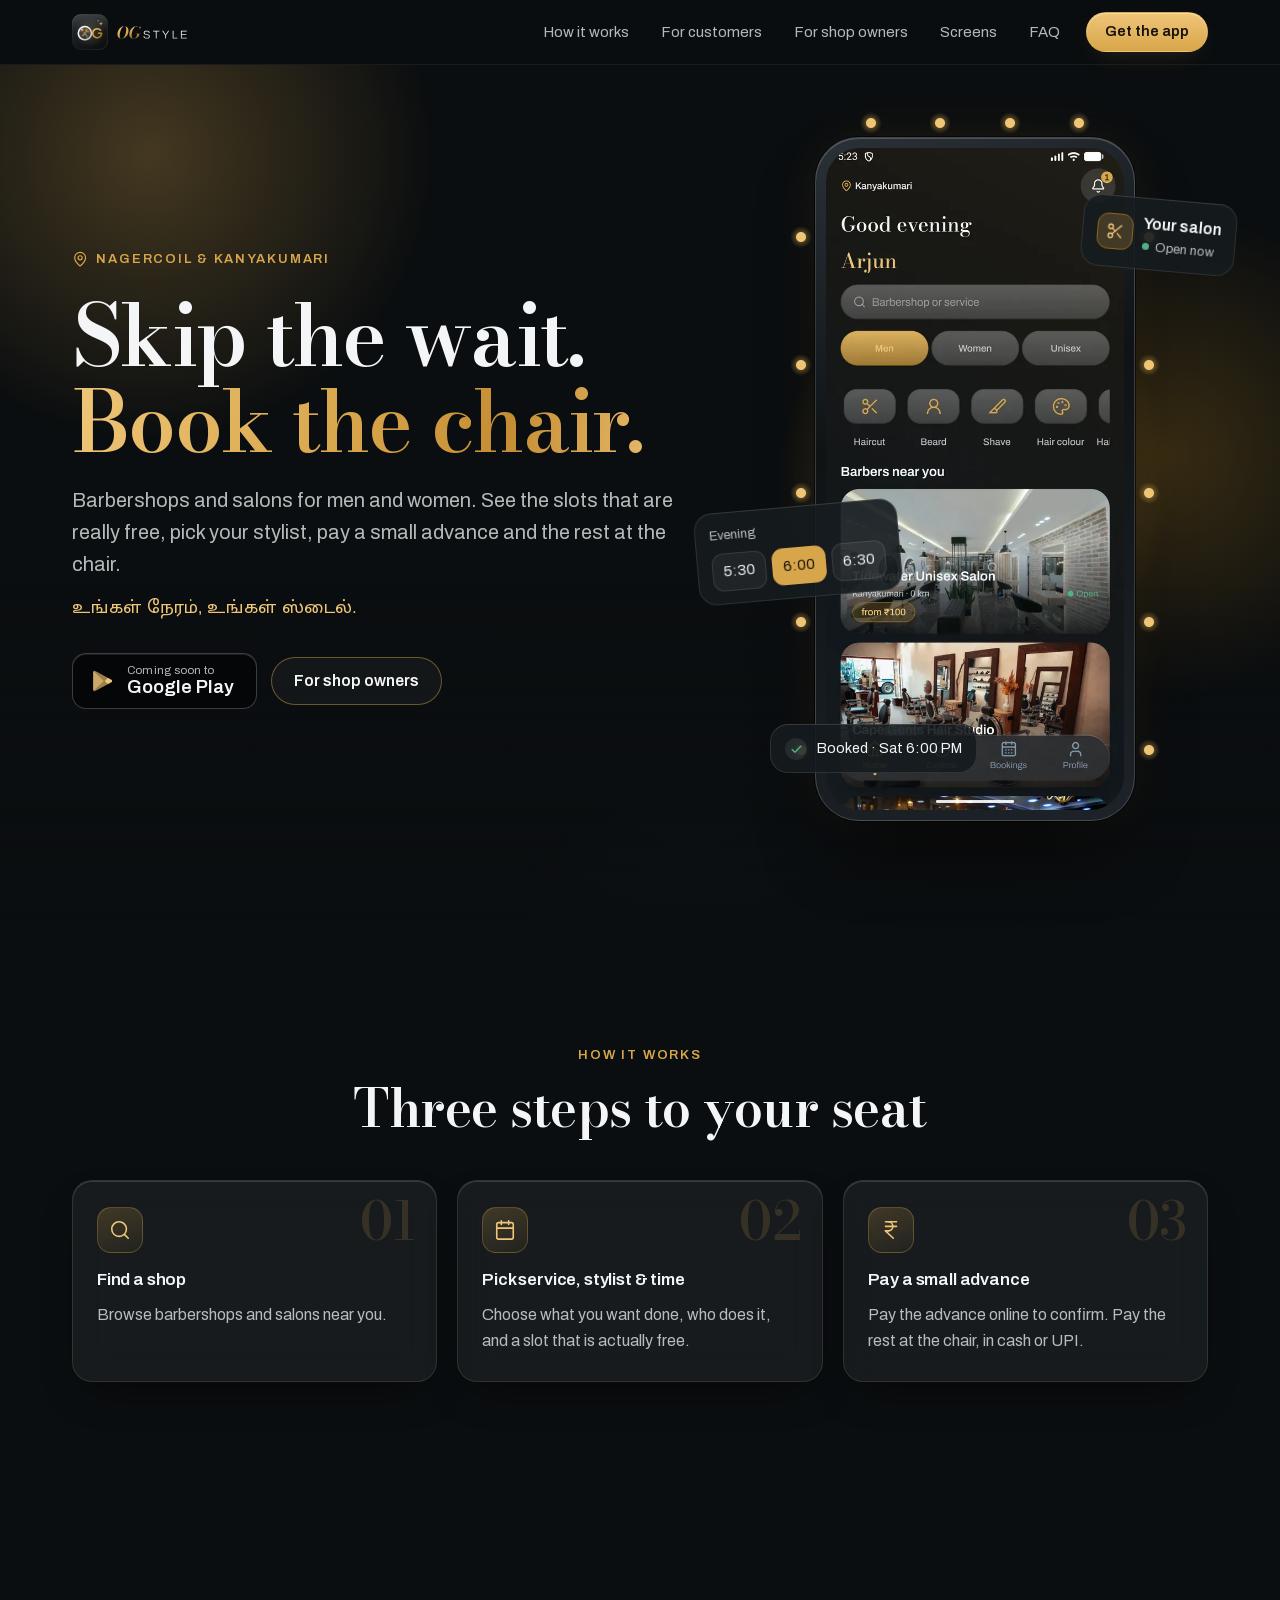
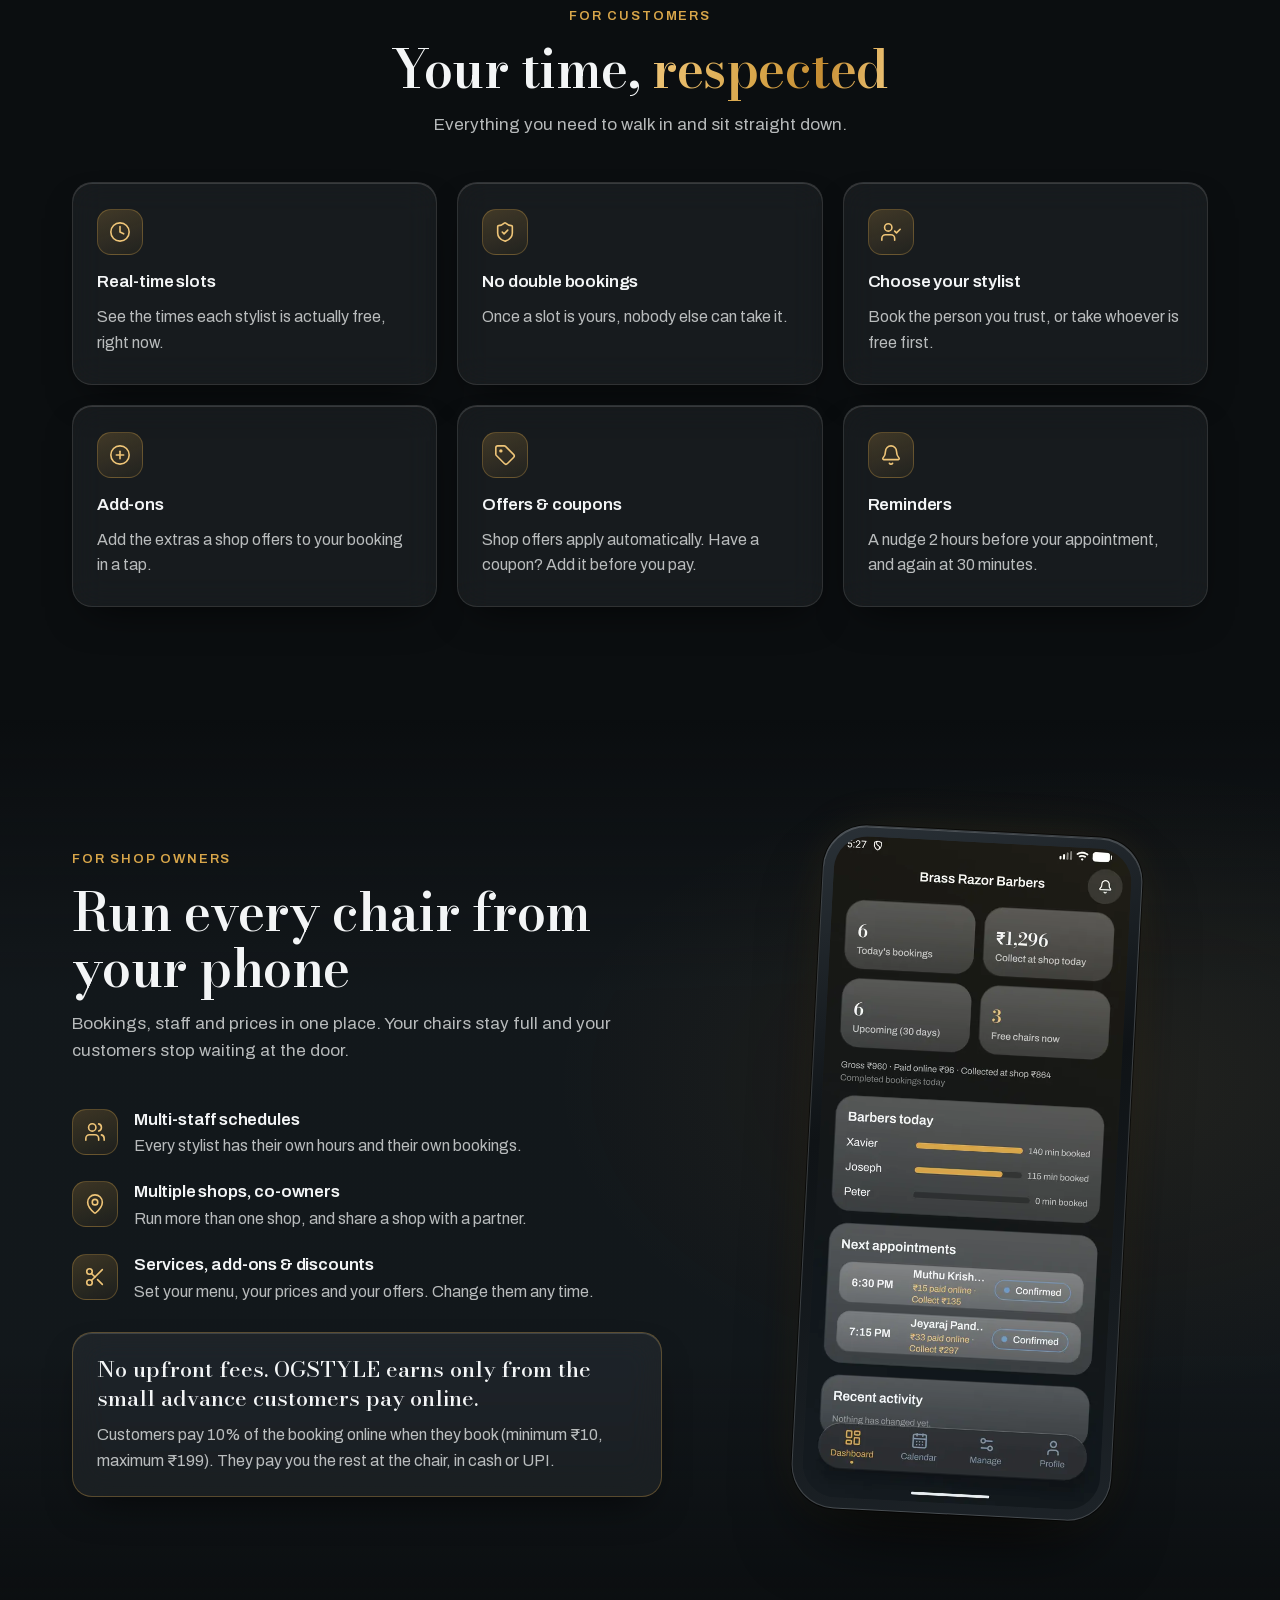
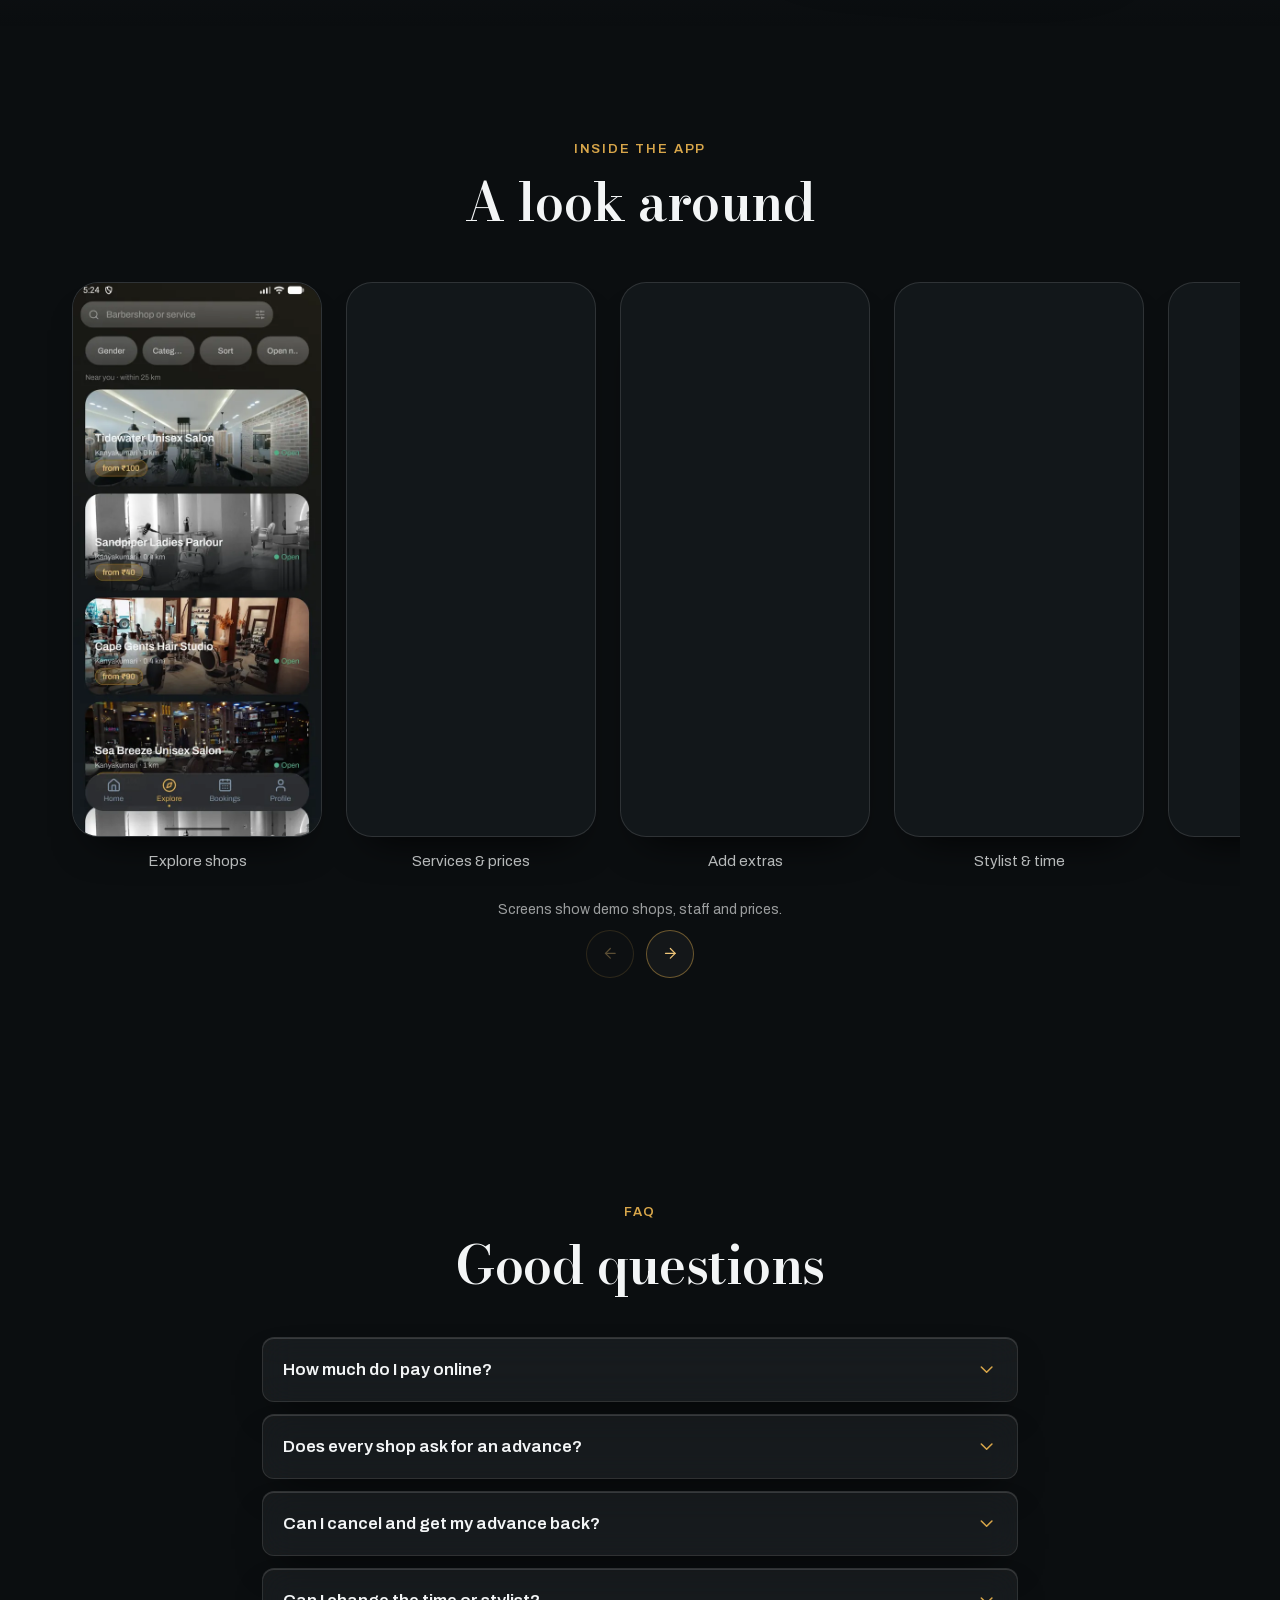
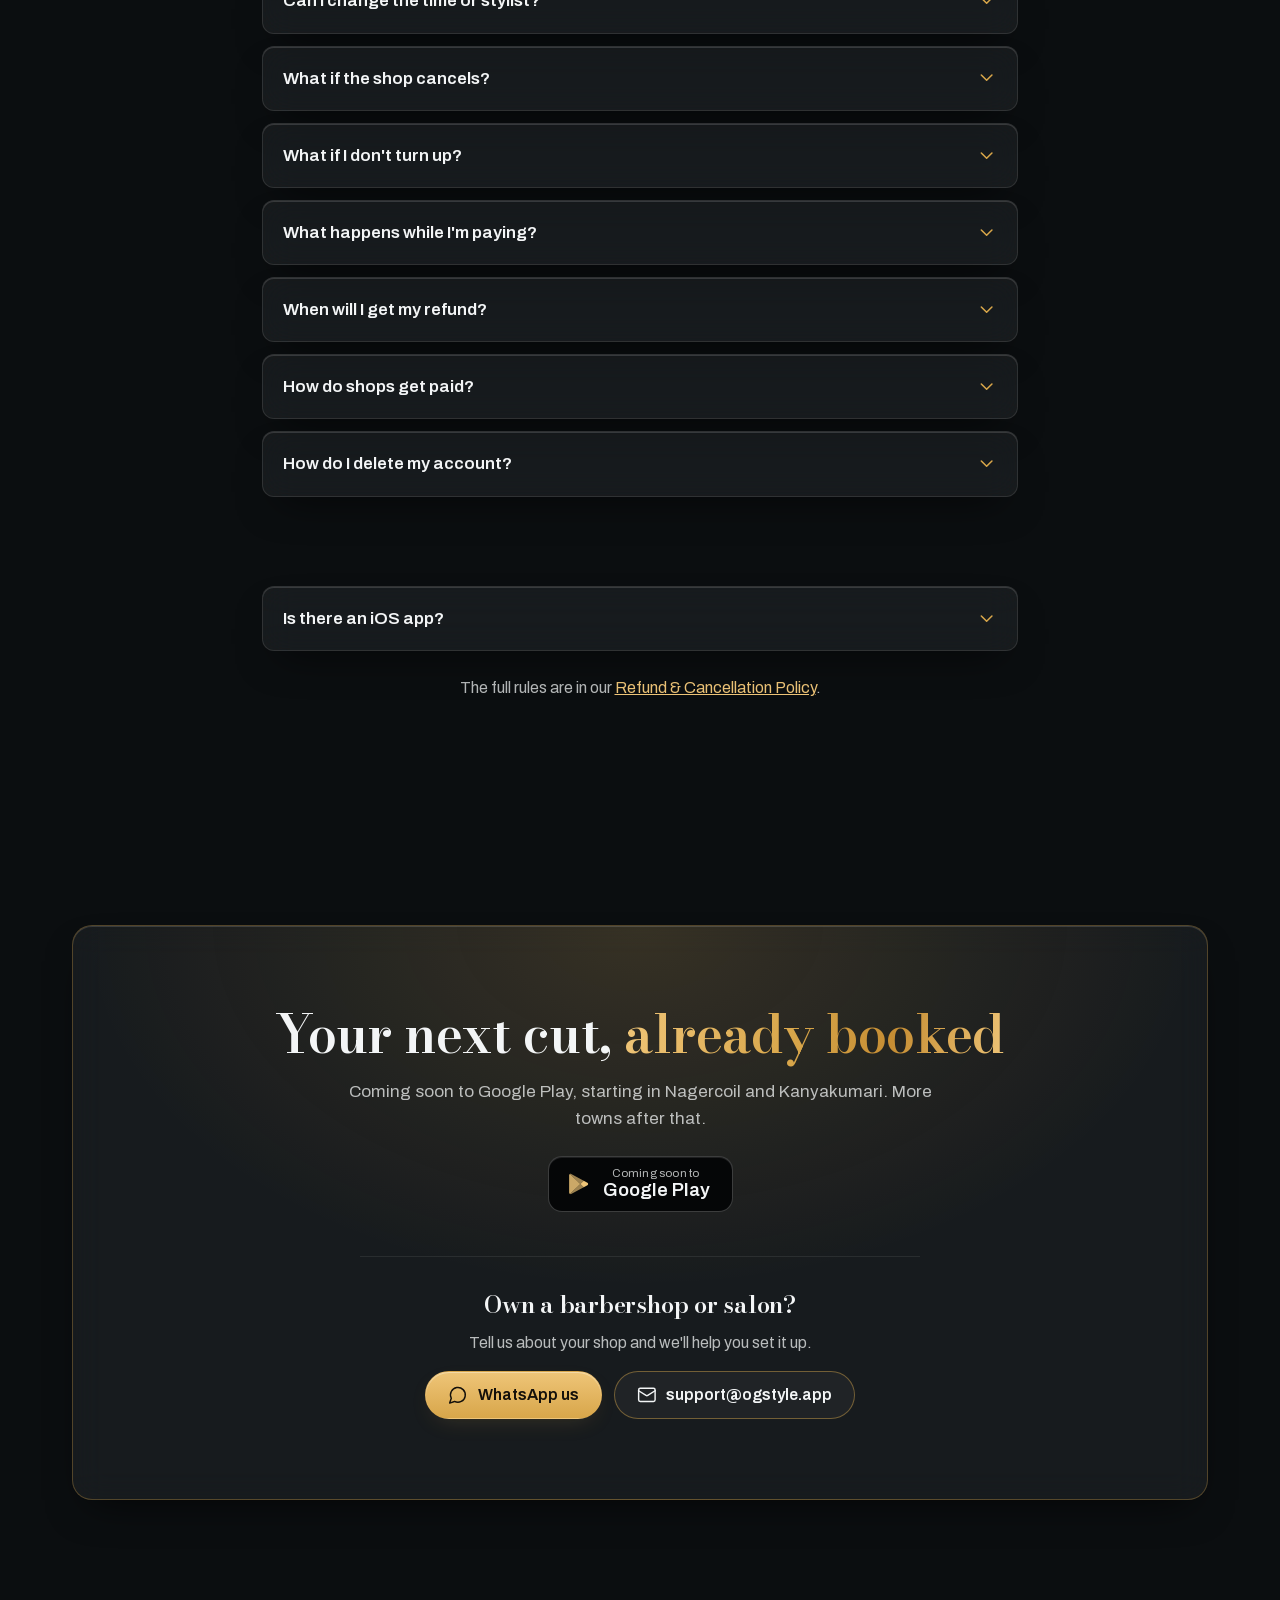
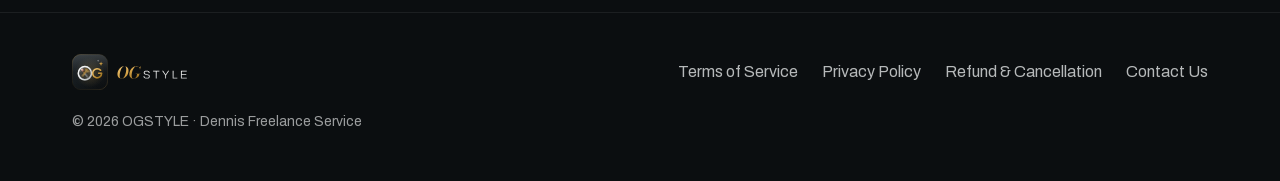
<file: docs/index.html>
<!doctype html>
<html lang="en">
  <head>
    <meta charset="utf-8" />
    <meta name="viewport" content="width=device-width, initial-scale=1" />
    <title>OGSTYLE — book barbers and salons in Nagercoil &amp; Kanyakumari</title>
    <meta
      name="description"
      content="Book barbershops and salons in Nagercoil and Kanyakumari, for men and women. See live slots, pick your stylist, pay a small advance online and the rest at the chair."
    />
    <link rel="canonical" href="https://ogstyle.app/" />
    <meta name="theme-color" content="#0B0E10" />
    <meta name="color-scheme" content="dark" />

    <meta property="og:type" content="website" />
    <meta property="og:site_name" content="OGSTYLE" />
    <meta property="og:url" content="https://ogstyle.app/" />
    <meta property="og:title" content="OGSTYLE — skip the wait, book the chair" />
    <meta
      property="og:description"
      content="Barbershops and salons in Nagercoil and Kanyakumari. Live slots, your choice of stylist, a small advance online and the rest at the chair."
    />
    <meta property="og:image" content="https://ogstyle.app/og-image.jpg" />
    <meta property="og:image:width" content="1200" />
    <meta property="og:image:height" content="630" />
    <meta property="og:image:alt" content="The OGSTYLE logo: hair, makeup, grooming." />
    <meta property="og:locale" content="en_IN" />
    <meta name="twitter:card" content="summary_large_image" />
    <meta name="twitter:title" content="OGSTYLE — skip the wait, book the chair" />
    <meta
      name="twitter:description"
      content="Barbershops and salons in Nagercoil and Kanyakumari. Live slots, a small advance online, the rest at the chair."
    />
    <meta name="twitter:image" content="https://ogstyle.app/og-image.jpg" />

    <link rel="icon" href="favicon.ico" sizes="any" />
    <link rel="icon" href="favicon.svg" type="image/svg+xml" />
    <link rel="apple-touch-icon" href="apple-touch-icon.png" />
    <link rel="manifest" href="site.webmanifest" />
    <link rel="preload" href="fonts/bodoni-moda-600.woff2" as="font" type="font/woff2" crossorigin />
    <link rel="preload" href="fonts/archivo-400.woff2" as="font" type="font/woff2" crossorigin />
    <link rel="stylesheet" href="landing.css" />
    <script>document.documentElement.classList.add('js');</script>
    <script src="landing.js" defer></script>
  </head>
  <body>
    <!-- Icons: Lucide (https://lucide.dev), ISC licence, copied as inline symbols. -->
    <svg class="sprite" aria-hidden="true" focusable="false">
      <symbol id="i-search" viewBox="0 0 24 24"><circle cx="11" cy="11" r="8"/><path d="m21 21-4.3-4.3"/></symbol>
      <symbol id="i-calendar" viewBox="0 0 24 24"><rect width="18" height="18" x="3" y="4" rx="2"/><path d="M16 2v4"/><path d="M8 2v4"/><path d="M3 10h18"/></symbol>
      <symbol id="i-rupee" viewBox="0 0 24 24"><path d="M6 3h12"/><path d="M6 8h12"/><path d="m6 13 8.5 8"/><path d="M6 13h3"/><path d="M9 13c6.667 0 6.667-10 0-10"/></symbol>
      <symbol id="i-clock" viewBox="0 0 24 24"><circle cx="12" cy="12" r="10"/><path d="M12 6v6l4 2"/></symbol>
      <symbol id="i-shield" viewBox="0 0 24 24"><path d="M20 13c0 5-3.5 7.5-7.66 8.95a1 1 0 0 1-.67-.01C7.5 20.5 4 18 4 13V6a1 1 0 0 1 1-1c2 0 4.5-1.2 6.24-2.72a1.17 1.17 0 0 1 1.52 0C14.510 3.81 17 5 19 5a1 1 0 0 1 1 1z"/><path d="m9 12 2 2 4-4"/></symbol>
      <symbol id="i-user-check" viewBox="0 0 24 24"><path d="M16 21v-2a4 4 0 0 0-4-4H6a4 4 0 0 0-4 4v2"/><circle cx="9" cy="7" r="4"/><path d="m16 11 2 2 4-4"/></symbol>
      <symbol id="i-plus" viewBox="0 0 24 24"><circle cx="12" cy="12" r="10"/><path d="M8 12h8"/><path d="M12 8v8"/></symbol>
      <symbol id="i-tag" viewBox="0 0 24 24"><path d="M12.586 2.586A2 2 0 0 0 11.172 2H4a2 2 0 0 0-2 2v7.172a2 2 0 0 0 .586 1.414l8.704 8.704a2.426 2.426 0 0 0 3.420 0l6.58-6.58a2.426 2.426 0 0 0 0-3.42z"/><circle cx="7.5" cy="7.5" r="1"/></symbol>
      <symbol id="i-bell" viewBox="0 0 24 24"><path d="M10.268 21a2 2 0 0 0 3.464 0"/><path d="M3.262 15.326A1 1 0 0 0 4 17h16a1 1 0 0 0 .74-1.673C19.41 13.956 18 12.499 18 8A6 6 0 0 0 6 8c0 4.499-1.411 5.956-2.738 7.326"/></symbol>
      <symbol id="i-users" viewBox="0 0 24 24"><path d="M16 21v-2a4 4 0 0 0-4-4H6a4 4 0 0 0-4 4v2"/><circle cx="9" cy="7" r="4"/><path d="M22 21v-2a4 4 0 0 0-3-3.87"/><path d="M16 3.13a4 4 0 0 1 0 7.75"/></symbol>
      <symbol id="i-pin" viewBox="0 0 24 24"><path d="M20 10c0 4.993-5.539 10.193-7.399 11.799a1 1 0 0 1-1.202 0C9.539 20.193 4 14.993 4 10a8 8 0 0 1 16 0"/><circle cx="12" cy="10" r="3"/></symbol>
      <symbol id="i-scissors" viewBox="0 0 24 24"><circle cx="6" cy="6" r="3"/><path d="M8.12 8.12 12 12"/><path d="M20 4 8.12 15.88"/><circle cx="6" cy="18" r="3"/><path d="M14.8 14.8 20 20"/></symbol>
      <symbol id="i-arrow-left" viewBox="0 0 24 24"><path d="m12 19-7-7 7-7"/><path d="M19 12H5"/></symbol>
      <symbol id="i-arrow-right" viewBox="0 0 24 24"><path d="M5 12h14"/><path d="m12 5 7 7-7 7"/></symbol>
      <symbol id="i-chevron" viewBox="0 0 24 24"><path d="m6 9 6 6 6-6"/></symbol>
      <symbol id="i-menu" viewBox="0 0 24 24"><path d="M4 6h16"/><path d="M4 12h16"/><path d="M4 18h16"/></symbol>
      <symbol id="i-x" viewBox="0 0 24 24"><path d="M18 6 6 18"/><path d="m6 6 12 12"/></symbol>
      <symbol id="i-mail" viewBox="0 0 24 24"><rect width="20" height="16" x="2" y="4" rx="2"/><path d="m22 7-8.97 5.7a1.94 1.94 0 0 1-2.06 0L2 7"/></symbol>
      <symbol id="i-message" viewBox="0 0 24 24"><path d="M7.9 20A9 9 0 1 0 4 16.1L2 22Z"/></symbol>
      <symbol id="i-play" viewBox="0 0 24 24"><path d="M4.5 2.8 14.2 12l-9.7 9.2c-.4-.2-.7-.7-.7-1.3V4.1c0-.6.3-1.1.7-1.3Z" fill="currentColor" stroke="none" opacity=".85"/><path d="m17.3 8.9-3.1 3.1 3.1 3.1 3.4-1.9c.9-.5.9-1.9 0-2.4Z" fill="currentColor" stroke="none"/><path d="M4.5 2.8c.3-.2.8-.2 1.2 0l11.6 6.1-3.1 3.1Zm0 18.4 9.7-9.2 3.1 3.1-11.6 6.1c-.4.2-.9.2-1.2 0Z" fill="currentColor" stroke="none" opacity=".65"/></symbol>
    </svg>

    <a class="skip" href="#main">Skip to content</a>

    <header class="nav" id="top">
      <div class="nav__inner container">
        <a class="logo" href="#top" aria-label="OGSTYLE home"><img src="assets/logo.svg" width="130" height="40" alt="OGSTYLE" /></a>
        <nav class="nav__links" id="nav-menu" aria-label="Main">
          <a href="#how">How it works</a>
          <a href="#customers">For customers</a>
          <a href="#owners">For shop owners</a>
          <a href="#screens">Screens</a>
          <a href="#faq">FAQ</a>
        </nav>
        <a class="btn btn--brass btn--sm nav__cta" href="#get">Get the app</a>
        <button
          class="nav__toggle"
          type="button"
          aria-expanded="false"
          aria-controls="nav-menu"
          aria-label="Menu"
        >
          <svg class="icon icon--open" aria-hidden="true"><use href="#i-menu"/></svg>
          <svg class="icon icon--close" aria-hidden="true"><use href="#i-x"/></svg>
        </button>
      </div>
    </header>

    <main id="main">
      <!-- HERO -->
      <section class="hero" aria-labelledby="hero-title">
        <div class="aurora" aria-hidden="true">
          <span class="aurora__a"></span>
          <span class="aurora__b"></span>
          <span class="aurora__c"></span>
        </div>
        <div class="hero__inner container">
          <div class="hero__copy">
            <p class="eyebrow hero__line" style="--d: 0">
              <svg class="icon" aria-hidden="true"><use href="#i-pin"/></svg>
              Nagercoil &amp; Kanyakumari
            </p>
            <h1 class="hero__title" id="hero-title">
              <span class="hero__line" style="--d: 1">Skip the wait.</span>
              <span class="hero__line grad" style="--d: 2">Book the chair.</span>
            </h1>
            <p class="lede hero__line" style="--d: 3">
              Barbershops and salons for men and women. See the slots that are really free, pick
              your stylist, pay a small advance and the rest at the chair.
            </p>
            <!-- Tamil line approved by the owner 2026-11-22. Meaning: "Your time, your style." -->
            <p class="tamil hero__line" lang="ta" style="--d: 4">உங்கள் நேரம், உங்கள் ஸ்டைல்.</p>
            <div class="hero__ctas hero__line" style="--d: 5">
              <!-- FILL-IN: replace href with the Play Store listing URL once it exists,
                   and change "Coming soon to" to "Get it on". -->
              <a class="store" href="#get">
                <svg class="store__logo" aria-hidden="true"><use href="#i-play"/></svg>
                <span class="store__text">
                  <small>Coming soon to</small>
                  <strong>Google Play</strong>
                </span>
              </a>
              <a class="btn btn--ghost" href="#owners">For shop owners</a>
            </div>
          </div>
          <div class="hero__visual">
            <div class="phone-glow" aria-hidden="true"></div>
            <!-- The phone as a salon vanity mirror: bulbs up, across, down; they switch on in a run. -->
            <figure class="phone" data-parallax>
              <span class="vanity" aria-hidden="true"><i style="--i:0;left:0%;top:88%"></i><i style="--i:1;left:0%;top:70%"></i><i style="--i:2;left:0%;top:52%"></i><i style="--i:3;left:0%;top:34%"></i><i style="--i:4;left:0%;top:16%"></i><i style="--i:5;left:20%;top:0%"></i><i style="--i:6;left:40%;top:0%"></i><i style="--i:7;left:60%;top:0%"></i><i style="--i:8;left:80%;top:0%"></i><i style="--i:9;left:100%;top:16%"></i><i style="--i:10;left:100%;top:34%"></i><i style="--i:11;left:100%;top:52%"></i><i style="--i:12;left:100%;top:70%"></i><i style="--i:13;left:100%;top:88%"></i></span>
              <img
                src="assets/screens/02-home.webp"
                width="540"
                height="1200"
                alt="The OGSTYLE home screen: a greeting, a search box and the barbershops and salons nearest you."
                fetchpriority="high"
              />
            </figure>
            <!-- Fragments of the booking flow, floating at depth (same as the app's welcome). Decorative. -->
            <div class="fcard fcard--shop" aria-hidden="true">
              <span class="fcard__icon"><svg class="icon"><use href="#i-scissors"/></svg></span>
              <span><strong>Your salon</strong><small><i class="dot"></i>Open now</small></span>
            </div>
            <div class="fcard fcard--slots" aria-hidden="true">
              <small>Evening</small>
              <span class="chips"><b>5:30</b><b class="on">6:00</b><b>6:30</b></span>
            </div>
            <div class="fcard fcard--booked" aria-hidden="true">
              <span class="tick"><svg viewBox="0 0 24 24" class="icon"><path d="M20 6 9 17l-5-5"/></svg></span>Booked · Sat 6:00 PM
            </div>
          </div>
        </div>
      </section>

      <!-- HOW IT WORKS -->
      <section class="section" id="how" aria-labelledby="how-title">
        <div class="container">
          <header class="section__head reveal">
            <p class="eyebrow">How it works</p>
            <h2 id="how-title">Three steps to your seat</h2>
          </header>
          <ol class="grid grid--3">
            <li class="card glass reveal" style="--i: 0">
              <span class="card__num" aria-hidden="true">01</span>
              <span class="badge"><svg class="icon" aria-hidden="true"><use href="#i-search"/></svg></span>
              <h3>Find a shop</h3>
              <p>Browse barbershops and salons near you.</p>
            </li>
            <li class="card glass reveal" style="--i: 1">
              <span class="card__num" aria-hidden="true">02</span>
              <span class="badge"><svg class="icon" aria-hidden="true"><use href="#i-calendar"/></svg></span>
              <h3>Pick service, stylist &amp; time</h3>
              <p>Choose what you want done, who does it, and a slot that is actually free.</p>
            </li>
            <li class="card glass reveal" style="--i: 2">
              <span class="card__num" aria-hidden="true">03</span>
              <span class="badge"><svg class="icon" aria-hidden="true"><use href="#i-rupee"/></svg></span>
              <h3>Pay a small advance</h3>
              <p>Pay the advance online to confirm. Pay the rest at the chair, in cash or UPI.</p>
            </li>
          </ol>
        </div>
      </section>

      <!-- FOR CUSTOMERS -->
      <section class="section" id="customers" aria-labelledby="customers-title">
        <div class="container">
          <header class="section__head reveal">
            <p class="eyebrow">For customers</p>
            <h2 id="customers-title">Your time, <span class="grad">respected</span></h2>
            <p class="section__lede">Everything you need to walk in and sit straight down.</p>
          </header>
          <ul class="grid grid--3">
            <li class="card glass reveal" style="--i: 0">
              <span class="badge"><svg class="icon" aria-hidden="true"><use href="#i-clock"/></svg></span>
              <h3>Real-time slots</h3>
              <p>See the times each stylist is actually free, right now.</p>
            </li>
            <li class="card glass reveal" style="--i: 1">
              <span class="badge"><svg class="icon" aria-hidden="true"><use href="#i-shield"/></svg></span>
              <h3>No double bookings</h3>
              <p>Once a slot is yours, nobody else can take it.</p>
            </li>
            <li class="card glass reveal" style="--i: 2">
              <span class="badge"><svg class="icon" aria-hidden="true"><use href="#i-user-check"/></svg></span>
              <h3>Choose your stylist</h3>
              <p>Book the person you trust, or take whoever is free first.</p>
            </li>
            <li class="card glass reveal" style="--i: 3">
              <span class="badge"><svg class="icon" aria-hidden="true"><use href="#i-plus"/></svg></span>
              <h3>Add-ons</h3>
              <p>Add the extras a shop offers to your booking in a tap.</p>
            </li>
            <li class="card glass reveal" style="--i: 4">
              <span class="badge"><svg class="icon" aria-hidden="true"><use href="#i-tag"/></svg></span>
              <h3>Offers &amp; coupons</h3>
              <p>Shop offers apply automatically. Have a coupon? Add it before you pay.</p>
            </li>
            <li class="card glass reveal" style="--i: 5">
              <span class="badge"><svg class="icon" aria-hidden="true"><use href="#i-bell"/></svg></span>
              <h3>Reminders</h3>
              <p>A nudge 2 hours before your appointment, and again at 30 minutes.</p>
            </li>
          </ul>
        </div>
      </section>

      <!-- FOR SHOP OWNERS -->
      <section class="section owners" id="owners" aria-labelledby="owners-title">
        <div class="container owners__inner">
          <div class="owners__copy">
            <header class="section__head section__head--left reveal">
              <p class="eyebrow">For shop owners</p>
              <h2 id="owners-title">Run every chair from your phone</h2>
              <p class="section__lede">
                Bookings, staff and prices in one place. Your chairs stay full and your customers
                stop waiting at the door.
              </p>
            </header>
            <ul class="owner-list">
              <li class="reveal" style="--i: 0">
                <span class="badge"><svg class="icon" aria-hidden="true"><use href="#i-users"/></svg></span>
                <div>
                  <h3>Multi-staff schedules</h3>
                  <p>Every stylist has their own hours and their own bookings.</p>
                </div>
              </li>
              <li class="reveal" style="--i: 1">
                <span class="badge"><svg class="icon" aria-hidden="true"><use href="#i-pin"/></svg></span>
                <div>
                  <h3>Multiple shops, co-owners</h3>
                  <p>Run more than one shop, and share a shop with a partner.</p>
                </div>
              </li>
              <li class="reveal" style="--i: 2">
                <span class="badge"><svg class="icon" aria-hidden="true"><use href="#i-scissors"/></svg></span>
                <div>
                  <h3>Services, add-ons &amp; discounts</h3>
                  <p>Set your menu, your prices and your offers. Change them any time.</p>
                </div>
              </li>
            </ul>
            <div class="money glass reveal">
              <p class="money__title">No upfront fees. OGSTYLE earns only from the small advance customers pay online.</p>
              <p>
                <!-- PF-1: the new-shop default (trim-time DECISIONS 2026-11-21): 10%, min ₹10,
                     max ₹199, and never more than 25% of the total, so a booking under ₹40
                     pays less than ₹10. Change this if the defaults or a shop's rate change. -->
                Customers pay 10% of the booking online when they book (minimum ₹10, maximum
                ₹199). They pay you the rest at the chair, in cash or UPI.
              </p>
            </div>
          </div>
          <div class="owners__visual reveal">
            <figure class="phone phone--tilt">
              <img
                src="assets/screens/08-owner-dashboard.webp"
                width="540"
                height="1200"
                loading="lazy"
                decoding="async"
                alt="The shop owner's dashboard: today's bookings, money to collect at the shop, each barber's booked time and the next appointments."
              />
            </figure>
          </div>
        </div>
      </section>

      <!-- SCREENSHOTS: the real app, seeded demo data only (assets/screens/). -->
      <section class="section" id="screens" aria-labelledby="screens-title">
        <div class="container">
          <header class="section__head reveal">
            <p class="eyebrow">Inside the app</p>
            <h2 id="screens-title">A look around</h2>
          </header>
          <div class="carousel reveal" role="region" aria-roledescription="carousel" aria-labelledby="screens-title">
            <ul class="carousel__track" id="screens-track" tabindex="0" aria-label="App screenshots. Scroll sideways or use the arrow buttons.">
              <li class="shot" aria-roledescription="slide" aria-label="1 of 8">
                <img src="assets/screens/03-explore.webp" width="540" height="1200" loading="lazy" decoding="async" alt="Explore: barbershops and salons near you, sorted by distance, with prices and opening status." />
                <p>Explore shops</p>
              </li>
              <li class="shot" aria-roledescription="slide" aria-label="2 of 8">
                <img src="assets/screens/04-shop.webp" width="540" height="1200" loading="lazy" decoding="async" alt="A salon's page with its services and prices." />
                <p>Services &amp; prices</p>
              </li>
              <li class="shot" aria-roledescription="slide" aria-label="3 of 8">
                <img src="assets/screens/05-addons.webp" width="540" height="1200" loading="lazy" decoding="async" alt="Choosing add-ons for a booking." />
                <p>Add extras</p>
              </li>
              <li class="shot" aria-roledescription="slide" aria-label="4 of 8">
                <img src="assets/screens/06-choose-time.webp" width="540" height="1200" loading="lazy" decoding="async" alt="Choosing a stylist and a free time, with the advance and the cancellation deadline shown." />
                <p>Stylist &amp; time</p>
              </li>
              <li class="shot" aria-roledescription="slide" aria-label="5 of 8">
                <img src="assets/screens/07-review.webp" width="540" height="1200" loading="lazy" decoding="async" alt="Reviewing the booking: the services, the total, the advance paid now and the amount paid at the shop." />
                <p>Review &amp; pay</p>
              </li>
              <li class="shot" aria-roledescription="slide" aria-label="6 of 8">
                <img src="assets/screens/02-home.webp" width="540" height="1200" loading="lazy" decoding="async" alt="The home screen with nearby shops." />
                <p>Home</p>
              </li>
              <li class="shot" aria-roledescription="slide" aria-label="7 of 8">
                <img src="assets/screens/08-owner-dashboard.webp" width="540" height="1200" loading="lazy" decoding="async" alt="The shop owner's dashboard." />
                <p>Owner dashboard</p>
              </li>
              <li class="shot" aria-roledescription="slide" aria-label="8 of 8">
                <img src="assets/screens/09-owner-manage.webp" width="540" height="1200" loading="lazy" decoding="async" alt="Managing a shop: details, hours, services, staff and offers." />
                <p>Manage your shop</p>
              </li>
            </ul>
            <p class="carousel__note">Screens show demo shops, staff and prices.</p>
            <div class="carousel__controls">
              <button class="carousel__btn" type="button" data-dir="-1" aria-controls="screens-track" aria-label="Previous screens">
                <svg class="icon" aria-hidden="true"><use href="#i-arrow-left"/></svg>
              </button>
              <button class="carousel__btn" type="button" data-dir="1" aria-controls="screens-track" aria-label="Next screens">
                <svg class="icon" aria-hidden="true"><use href="#i-arrow-right"/></svg>
              </button>
            </div>
          </div>
        </div>
      </section>

      <!-- FAQ. Refund answers are worded from POLICY-FACTS (trim-time docs/POLICY-FACTS.md)
           and carry the same PF tags as refund-policy/. Change them together (hard rule 13). -->
      <section class="section" id="faq" aria-labelledby="faq-title">
        <div class="container container--narrow">
          <header class="section__head reveal">
            <p class="eyebrow">FAQ</p>
            <h2 id="faq-title">Good questions</h2>
          </header>
          <div class="faq">
            <details class="glass reveal">
              <summary>How much do I pay online?<svg class="icon" aria-hidden="true"><use href="#i-chevron"/></svg></summary>
              <div class="faq__body">
                <!-- PF-1 -->
                <p>A small booking advance: a percentage of your booking total, with a minimum and a maximum, set for each shop. You see the exact amount before you pay.</p>
                <!-- PF-2 -->
                <p>You pay the rest directly to the shop when you visit, in cash or UPI.</p>
              </div>
            </details>
            <details class="glass reveal">
              <summary>Does every shop ask for an advance?<svg class="icon" aria-hidden="true"><use href="#i-chevron"/></svg></summary>
              <div class="faq__body">
                <!-- PF-3 -->
                <p>Not always. Some shops may not ask for one. Then nothing is paid online and you pay everything at the shop.</p>
              </div>
            </details>
            <details class="glass reveal">
              <summary>Can I cancel and get my advance back?<svg class="icon" aria-hidden="true"><use href="#i-chevron"/></svg></summary>
              <div class="faq__body">
                <!-- PF-4 -->
                <p>Yes, before your booking's cancellation deadline, normally 2 hours before the appointment. The app shows it as a clock time before you pay, and the deadline shown when you book is the one that applies to that booking, even if the setting changes later.</p>
                <!-- PF-5 -->
                <p>Cancel before it and your whole advance is refunded. We don't deduct gateway charges.</p>
                <!-- PF-6 -->
                <p>After the deadline you can't cancel or change the booking, and the advance is not refunded.</p>
              </div>
            </details>
            <details class="glass reveal">
              <summary>Can I change the time or stylist?<svg class="icon" aria-hidden="true"><use href="#i-chevron"/></svg></summary>
              <div class="faq__body">
                <!-- PF-11 -->
                <p>Yes, free, before the deadline. Move to another time or another stylist at the same shop. Your deadline then follows the new time.</p>
              </div>
            </details>
            <details class="glass reveal">
              <summary>What if the shop cancels?<svg class="icon" aria-hidden="true"><use href="#i-chevron"/></svg></summary>
              <div class="faq__body">
                <!-- PF-8 -->
                <p>You get your whole advance back, whenever they cancel.</p>
              </div>
            </details>
            <details class="glass reveal">
              <summary>What if I don't turn up?<svg class="icon" aria-hidden="true"><use href="#i-chevron"/></svg></summary>
              <div class="faq__body">
                <!-- PF-7 -->
                <p>The shop may mark the booking as a no-show, and the advance is not refunded.</p>
                <!-- PF-10 -->
                <p>A coupon on a cancelled booking is released for you to use again. On a no-show it stays used.</p>
              </div>
            </details>
            <details class="glass reveal">
              <summary>What happens while I'm paying?<svg class="icon" aria-hidden="true"><use href="#i-chevron"/></svg></summary>
              <div class="faq__body">
                <!-- PF-9 -->
                <p>Your slot is held for 10 minutes so nobody else can take it. If your payment completes after the hold has run out, it is refunded in full. You don't need to ask.</p>
              </div>
            </details>
            <details class="glass reveal">
              <summary>When will I get my refund?<svg class="icon" aria-hidden="true"><use href="#i-chevron"/></svg></summary>
              <div class="faq__body">
                <!-- PF-12 -->
                <p>We start your refund within 3 working days. Your bank usually credits it 5–7 working days after that. Nothing after 12 working days? Write to us.</p>
                <!-- PF-13 -->
                <p>Refunds go back to the way you paid, through Razorpay. OGSTYLE never sees your card, UPI or bank details.</p>
              </div>
            </details>
            <details class="glass reveal">
              <summary>How do shops get paid?<svg class="icon" aria-hidden="true"><use href="#i-chevron"/></svg></summary>
              <div class="faq__body">
                <!-- PF-16 -->
                <p>The advance you pay online is OGSTYLE's commission. The shop collects the rest of the price directly from you at the shop, in cash or UPI. OGSTYLE never holds or passes on the shop's money.</p>
              </div>
            </details>
            <details class="glass reveal">
              <summary>How do I delete my account?<svg class="icon" aria-hidden="true"><use href="#i-chevron"/></svg></summary>
              <div class="faq__body">
                <!-- PF-25 -->
                <p>Email <a href="mailto:support@ogstyle.app?subject=Delete%20my%20account">support@ogstyle.app</a> with the subject “Delete my account” and the mobile number you sign in with. We may ask you to confirm it from the app or with a code sent to that number.</p>
                <!-- PF-25 -->
                <p>Within 7 working days we close your account and sign you out on every device. Past bookings and payment records are kept as financial records for a set period, then deleted. The details are in our <a href="privacy/">Privacy Policy</a>.</p>
              </div>
            </details>
            <details class="glass reveal">
              <summary>Is the app in Tamil?<svg class="icon" aria-hidden="true"><use href="#i-chevron"/></svg></summary>
              <div class="faq__body">
                <p>Yes. The app works in English and Tamil, and you can switch in settings.</p>
              </div>
            </details>
            <details class="glass reveal">
              <summary>Is there an iOS app?<svg class="icon" aria-hidden="true"><use href="#i-chevron"/></svg></summary>
              <div class="faq__body">
                <p>OGSTYLE is coming to Android first. An iPhone app is planned for later.</p>
              </div>
            </details>
          </div>
          <p class="faq__more reveal">
            The full rules are in our <a href="refund-policy/">Refund &amp; Cancellation Policy</a>.
          </p>
        </div>
      </section>

      <!-- FINAL CTA -->
      <section class="section cta" id="get" aria-labelledby="get-title">
        <div class="container">
          <div class="cta__band glass reveal">
            <h2 id="get-title">Your next cut, <span class="grad">already booked</span></h2>
            <!-- FILL-IN: with the Play listing, change to "Live now in Nagercoil and Kanyakumari. More towns soon." -->
            <p class="section__lede">Coming soon to Google Play, starting in Nagercoil and Kanyakumari. More towns after that.</p>
            <div class="cta__row">
              <!-- FILL-IN: replace href with the Play Store listing URL once it exists. -->
              <a class="store" href="#get">
                <svg class="store__logo" aria-hidden="true"><use href="#i-play"/></svg>
                <span class="store__text">
                  <small>Coming soon to</small>
                  <strong>Google Play</strong>
                </span>
              </a>
            </div>
            <div class="cta__owners">
              <h3>Own a barbershop or salon?</h3>
              <p>Tell us about your shop and we'll help you set it up.</p>
              <div class="cta__row">
                <!-- The owner's number, the same one published on contact/. -->
                <a class="btn btn--brass" href="https://wa.me/919042911663?text=Hi%2C%20I%27d%20like%20to%20list%20my%20shop%20on%20OGSTYLE." rel="noopener">
                  <svg class="icon" aria-hidden="true"><use href="#i-message"/></svg>
                  WhatsApp us
                </a>
                <a class="btn btn--ghost" href="mailto:support@ogstyle.app?subject=List%20my%20shop%20on%20OGSTYLE">
                  <svg class="icon" aria-hidden="true"><use href="#i-mail"/></svg>
                  support@ogstyle.app
                </a>
              </div>
            </div>
          </div>
        </div>
      </section>
    </main>

    <footer class="footer">
      <div class="container footer__inner">
        <a class="logo" href="#top" aria-label="OGSTYLE, back to top"><img src="assets/logo.svg" width="130" height="40" alt="OGSTYLE" /></a>
        <nav aria-label="Policies">
          <ul class="footer__links">
            <li><a href="terms/">Terms of Service</a></li>
            <li><a href="privacy/">Privacy Policy</a></li>
            <li><a href="refund-policy/">Refund &amp; Cancellation</a></li>
            <li><a href="contact/">Contact Us</a></li>
          </ul>
        </nav>
        <p class="footer__legal">© 2026 OGSTYLE · Dennis Freelance Service</p>
      </div>
    </footer>
  </body>
</html>
</file>
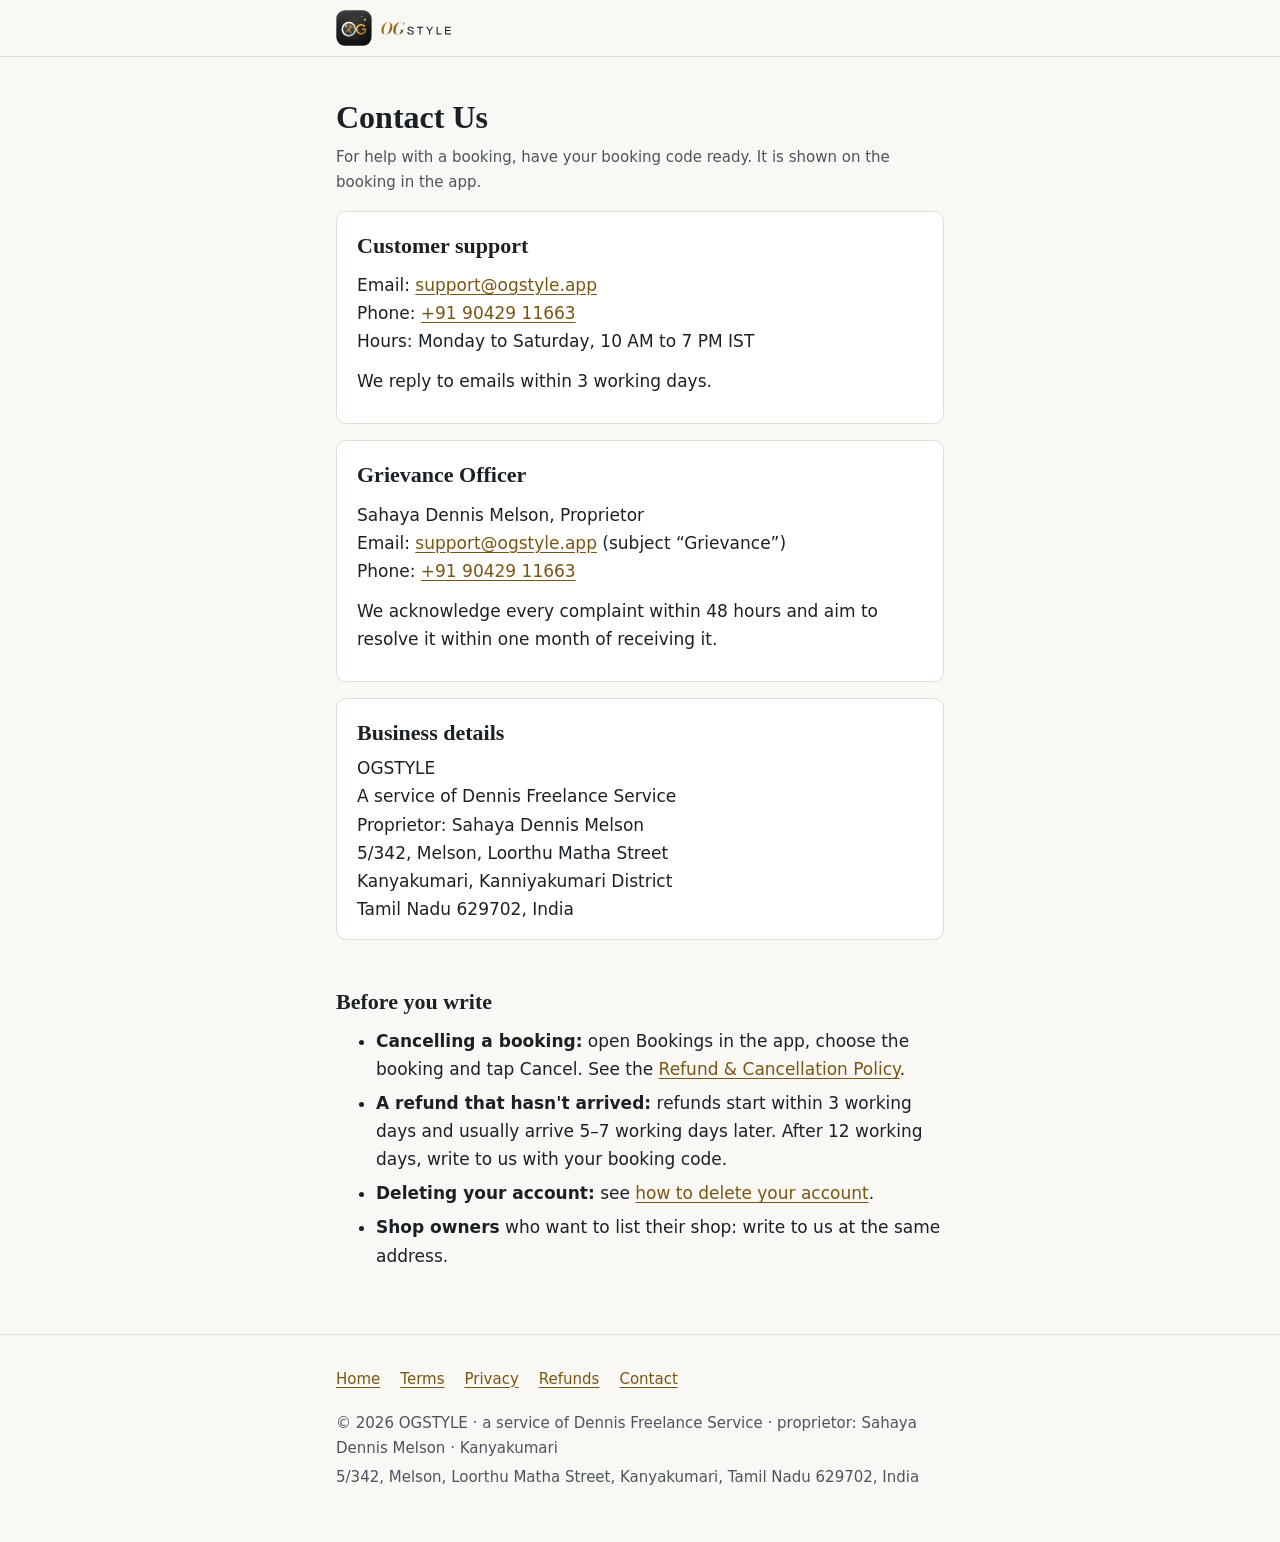
<file: docs/contact/index.html>
<!doctype html>
<html lang="en">
  <head>
    <meta charset="utf-8" />
    <meta name="viewport" content="width=device-width, initial-scale=1" />
    <title>Contact Us — OGSTYLE</title>
    <meta
      name="description"
      content="How to reach OGSTYLE: email, phone, postal address and Grievance Officer."
    />
    <link rel="stylesheet" href="../style.css" />
    <link rel="icon" href="../favicon.ico" sizes="any" />
    <link rel="icon" href="../favicon.svg" type="image/svg+xml" />
    <link rel="apple-touch-icon" href="../apple-touch-icon.png" />
    <link rel="manifest" href="../site.webmanifest" />
  </head>
  <body>
    <!--
      Razorpay compares this page with the KYC: legal name, address and contact
      must match what the account was activated with. The Consumer Protection
      (E-Commerce) Rules, 2020 ask an e-commerce entity to show its legal name,
      address, customer-care contact and a Grievance Officer.
      LAWYER: confirm these rules apply and nothing else must be shown.
    -->
    <header class="site-header">
      <div class="wrap">
        <a class="wordmark" href="../"><picture><source srcset="../assets/logo.svg" media="(prefers-color-scheme: dark)" /><img src="../assets/logo-light-bg.svg" width="117" height="36" alt="OGSTYLE" /></picture></a>
      </div>
    </header>

    <main class="wrap">
      <h1>Contact Us</h1>
      <p class="meta">
        For help with a booking, have your booking code ready. It is shown on the booking in the
        app.
      </p>

      <div class="card">
        <h2>Customer support</h2>
        <p>
          Email: <a href="mailto:support@ogstyle.app">support@ogstyle.app</a><br />
          Phone: <a href="tel:+919042911663">+91 90429 11663</a>
          <br />
          Hours: Monday to Saturday, 10 AM to 7 PM IST
        </p>
        <p>
          <!-- PF-15: an operational promise, like PF-12 - see POLICY-FACTS. -->
          We reply to emails within 3 working days.
        </p>
      </div>

      <div class="card">
        <h2>Grievance Officer</h2>
        <p>
          Sahaya Dennis Melson, Proprietor<br />
          Email: <a href="mailto:support@ogstyle.app?subject=Grievance">support@ogstyle.app</a>
          (subject “Grievance”)<br />
          Phone: <a href="tel:+919042911663">+91 90429 11663</a>
        </p>
        <p>
          We acknowledge every complaint within 48 hours and aim to resolve it within one month of
          receiving it.
          <!-- LAWYER: timelines per Consumer Protection (E-Commerce) Rules 2020
               r.4(5); IT Rules 2021 / DPDP may add requirements. -->
        </p>
      </div>

      <div class="card">
        <h2>Business details</h2>
        <address>
          OGSTYLE<br />
          A service of Dennis Freelance Service<br />
          Proprietor: Sahaya Dennis Melson<br />
          5/342, Melson, Loorthu Matha Street<br />
          Kanyakumari, Kanniyakumari District<br />
          Tamil Nadu 629702, India
        </address>
        <!-- Razorpay KYC (confirmed 2026-11-09): Business Name and Brand Name
             SAHAYA DENNIS MELSON, Proprietorship. The proprietor line above
             must keep matching that. "Dennis Freelance Service" is the Udyam
             enterprise name (renamed 2026-11) and the DLT entity; the Razorpay
             business name stays the individual's on purpose (owner, 2026-11-21:
             a rename risks re-triggering KYC). -->
        <!-- CA: if/when GST-registered, add "GSTIN: …" here and on invoices. -->
      </div>

      <h2>Before you write</h2>
      <ul>
        <li>
          <strong>Cancelling a booking:</strong> open Bookings in the app, choose the booking and
          tap Cancel. See the <a href="../refund-policy/">Refund &amp; Cancellation Policy</a>.
        </li>
        <li>
          <strong>A refund that hasn't arrived:</strong> refunds start within 3 working days and
          usually arrive 5–7 working days later. After 12 working days, write to us with your
          booking code.
        </li>
        <li>
          <strong>Deleting your account:</strong> see
          <a href="../privacy/#delete">how to delete your account</a>.
        </li>
        <li>
          <strong>Shop owners</strong> who want to list their shop: write to us at the same address.
        </li>
      </ul>
    </main>

    <footer class="site-footer">
      <div class="wrap">
        <nav aria-label="Policies">
          <ul>
            <li><a href="../">Home</a></li>
            <li><a href="../terms/">Terms</a></li>
            <li><a href="../privacy/">Privacy</a></li>
            <li><a href="../refund-policy/">Refunds</a></li>
            <li><a href="../contact/">Contact</a></li>
          </ul>
        </nav>
        <p>© 2026 OGSTYLE · a service of Dennis Freelance Service · proprietor: Sahaya Dennis Melson · Kanyakumari</p>
        <p>5/342, Melson, Loorthu Matha Street, Kanyakumari, Tamil Nadu 629702, India</p>
      </div>
    </footer>
  </body>
</html>
</file>
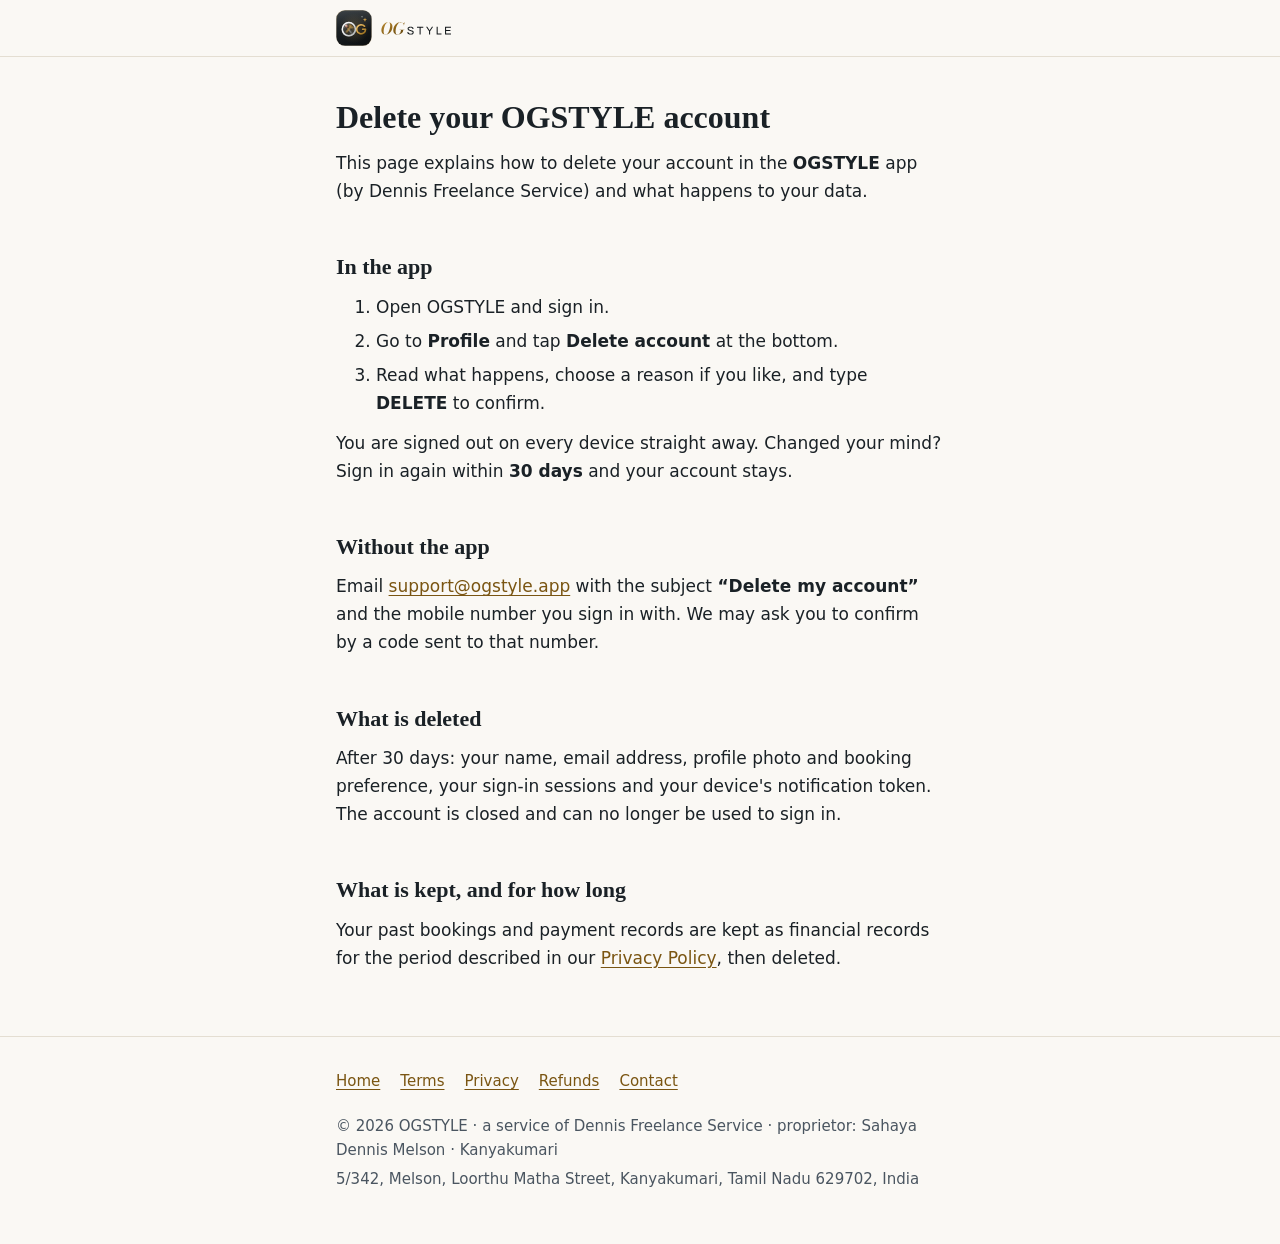
<file: docs/delete-account/index.html>
<!doctype html>
<html lang="en">
  <head>
    <meta charset="utf-8" />
    <meta name="viewport" content="width=device-width, initial-scale=1" />
    <title>Delete your account — OGSTYLE</title>
    <meta
      name="description"
      content="How to delete your OGSTYLE account and what happens to your data."
    />
    <link rel="stylesheet" href="../style.css" />
    <link rel="icon" href="../favicon.ico" sizes="any" />
    <link rel="icon" href="../favicon.svg" type="image/svg+xml" />
    <link rel="apple-touch-icon" href="../apple-touch-icon.png" />
    <link rel="manifest" href="../site.webmanifest" />
  </head>
  <body>
    <!--
      Razorpay compares this page with the KYC: legal name, address and contact
      must match what the account was activated with. The Consumer Protection
      (E-Commerce) Rules, 2020 ask an e-commerce entity to show its legal name,
      address, customer-care contact and a Grievance Officer.
      LAWYER: confirm these rules apply and nothing else must be shown.
    -->
    <header class="site-header">
      <div class="wrap">
        <a class="wordmark" href="../"><picture><source srcset="../assets/logo.svg" media="(prefers-color-scheme: dark)" /><img src="../assets/logo-light-bg.svg" width="117" height="36" alt="OGSTYLE" /></picture></a>
      </div>
    </header>

    <main class="wrap">
      <!-- Google Play's account-deletion requirement: a web page, outside the app, that
           names the app and developer, gives the steps, and says what is deleted and kept.
           DRAFT (Phase 15): publish with the app build that ships in-app deletion. PF-25. -->
      <h1>Delete your OGSTYLE account</h1>
      <p>
        This page explains how to delete your account in the <strong>OGSTYLE</strong> app
        (by Dennis Freelance Service) and what happens to your data.
      </p>

      <h2>In the app</h2>
      <ol>
        <li>Open OGSTYLE and sign in.</li>
        <li>Go to <strong>Profile</strong> and tap <strong>Delete account</strong> at the bottom.</li>
        <li>Read what happens, choose a reason if you like, and type <strong>DELETE</strong> to confirm.</li>
      </ol>
      <p>
        You are signed out on every device straight away. Changed your mind? Sign in again within
        <strong>30 days</strong> and your account stays.
      </p>

      <h2>Without the app</h2>
      <p>
        Email <a href="mailto:support@ogstyle.app?subject=Delete%20my%20account">support@ogstyle.app</a>
        with the subject <strong>“Delete my account”</strong> and the mobile number you sign in
        with. We may ask you to confirm by a code sent to that number.
      </p>

      <h2>What is deleted</h2>
      <p>After 30 days: your name, email address, profile photo and booking preference, your
        sign-in sessions and your device's notification token. The account is closed and can no
        longer be used to sign in.</p>

      <h2>What is kept, and for how long</h2>
      <p>Your past bookings and payment records are kept as financial records for the period
        described in our <a href="../privacy/#keep">Privacy Policy</a>, then deleted.</p>
    </main>

    <footer class="site-footer">
      <div class="wrap">
        <nav aria-label="Policies">
          <ul>
            <li><a href="../">Home</a></li>
            <li><a href="../terms/">Terms</a></li>
            <li><a href="../privacy/">Privacy</a></li>
            <li><a href="../refund-policy/">Refunds</a></li>
            <li><a href="../contact/">Contact</a></li>
          </ul>
        </nav>
        <p>© 2026 OGSTYLE · a service of Dennis Freelance Service · proprietor: Sahaya Dennis Melson · Kanyakumari</p>
        <p>5/342, Melson, Loorthu Matha Street, Kanyakumari, Tamil Nadu 629702, India</p>
      </div>
    </footer>
  </body>
</html>
</file>
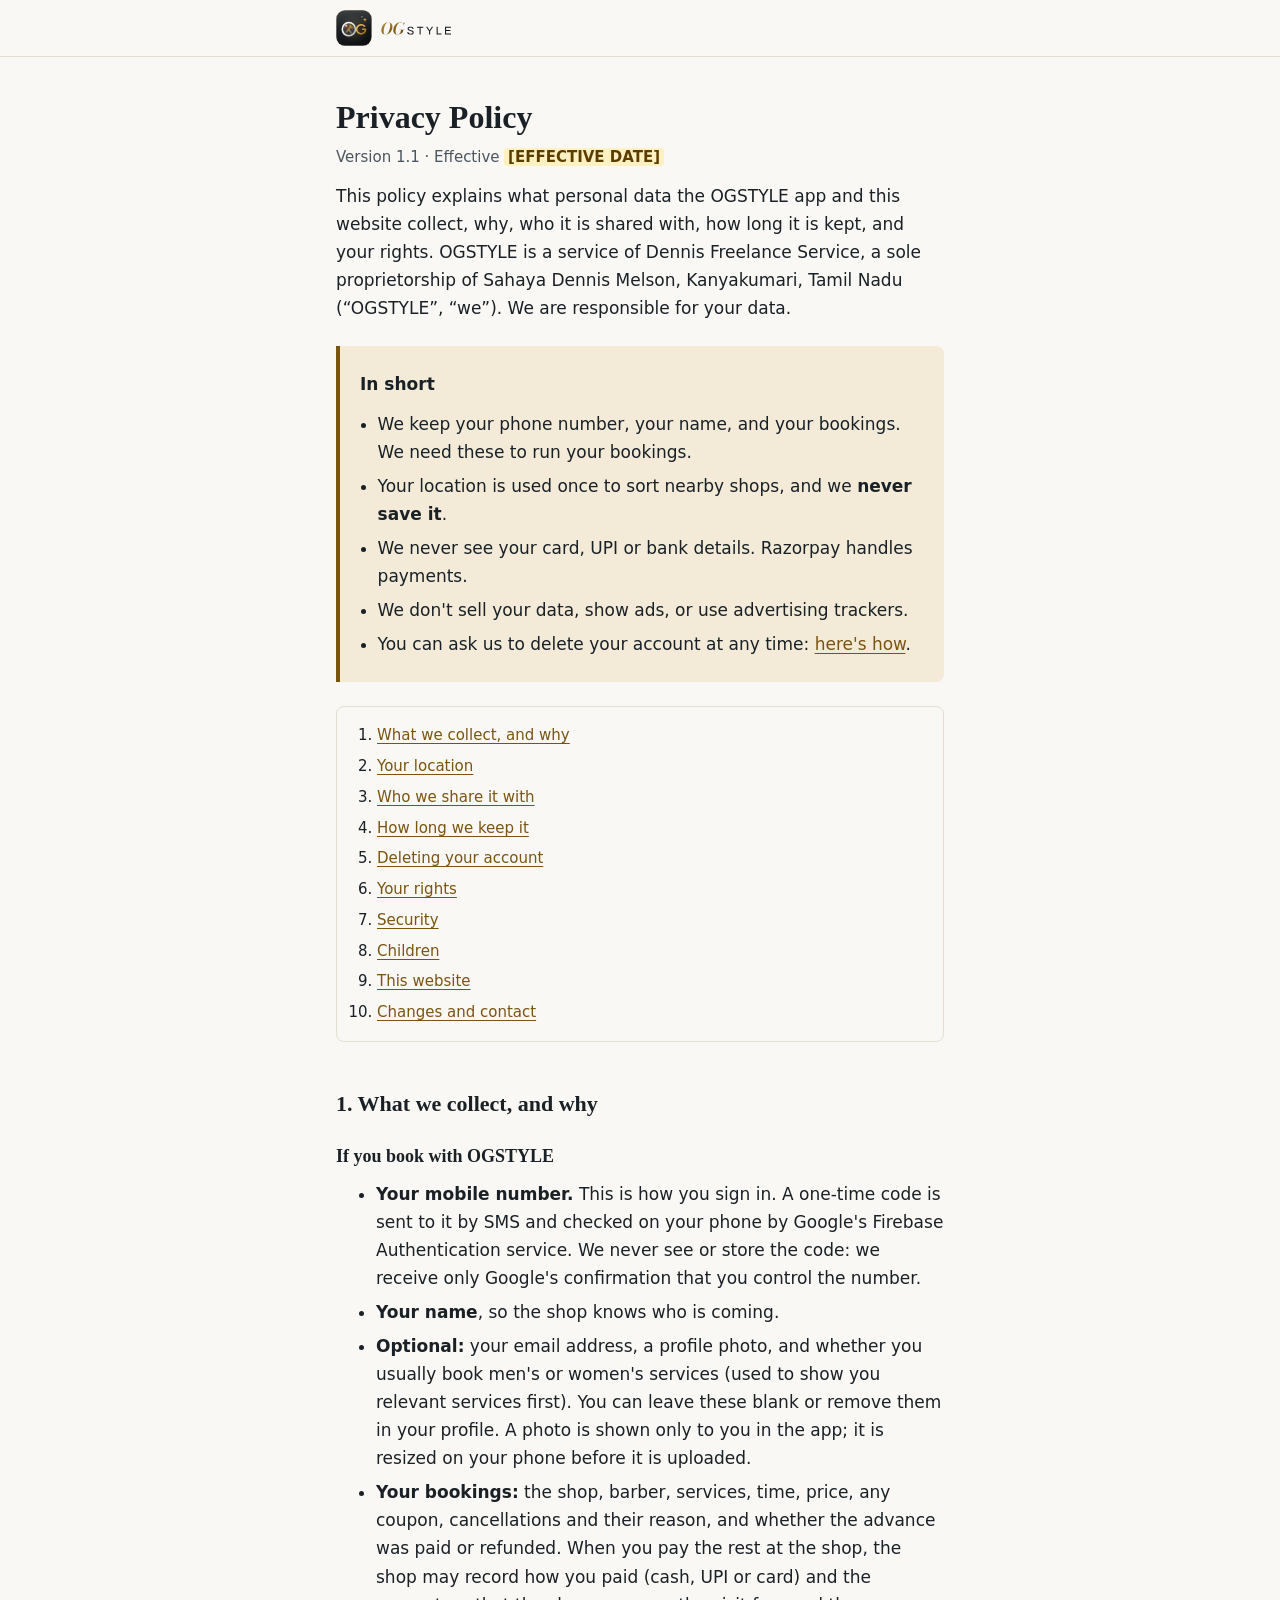
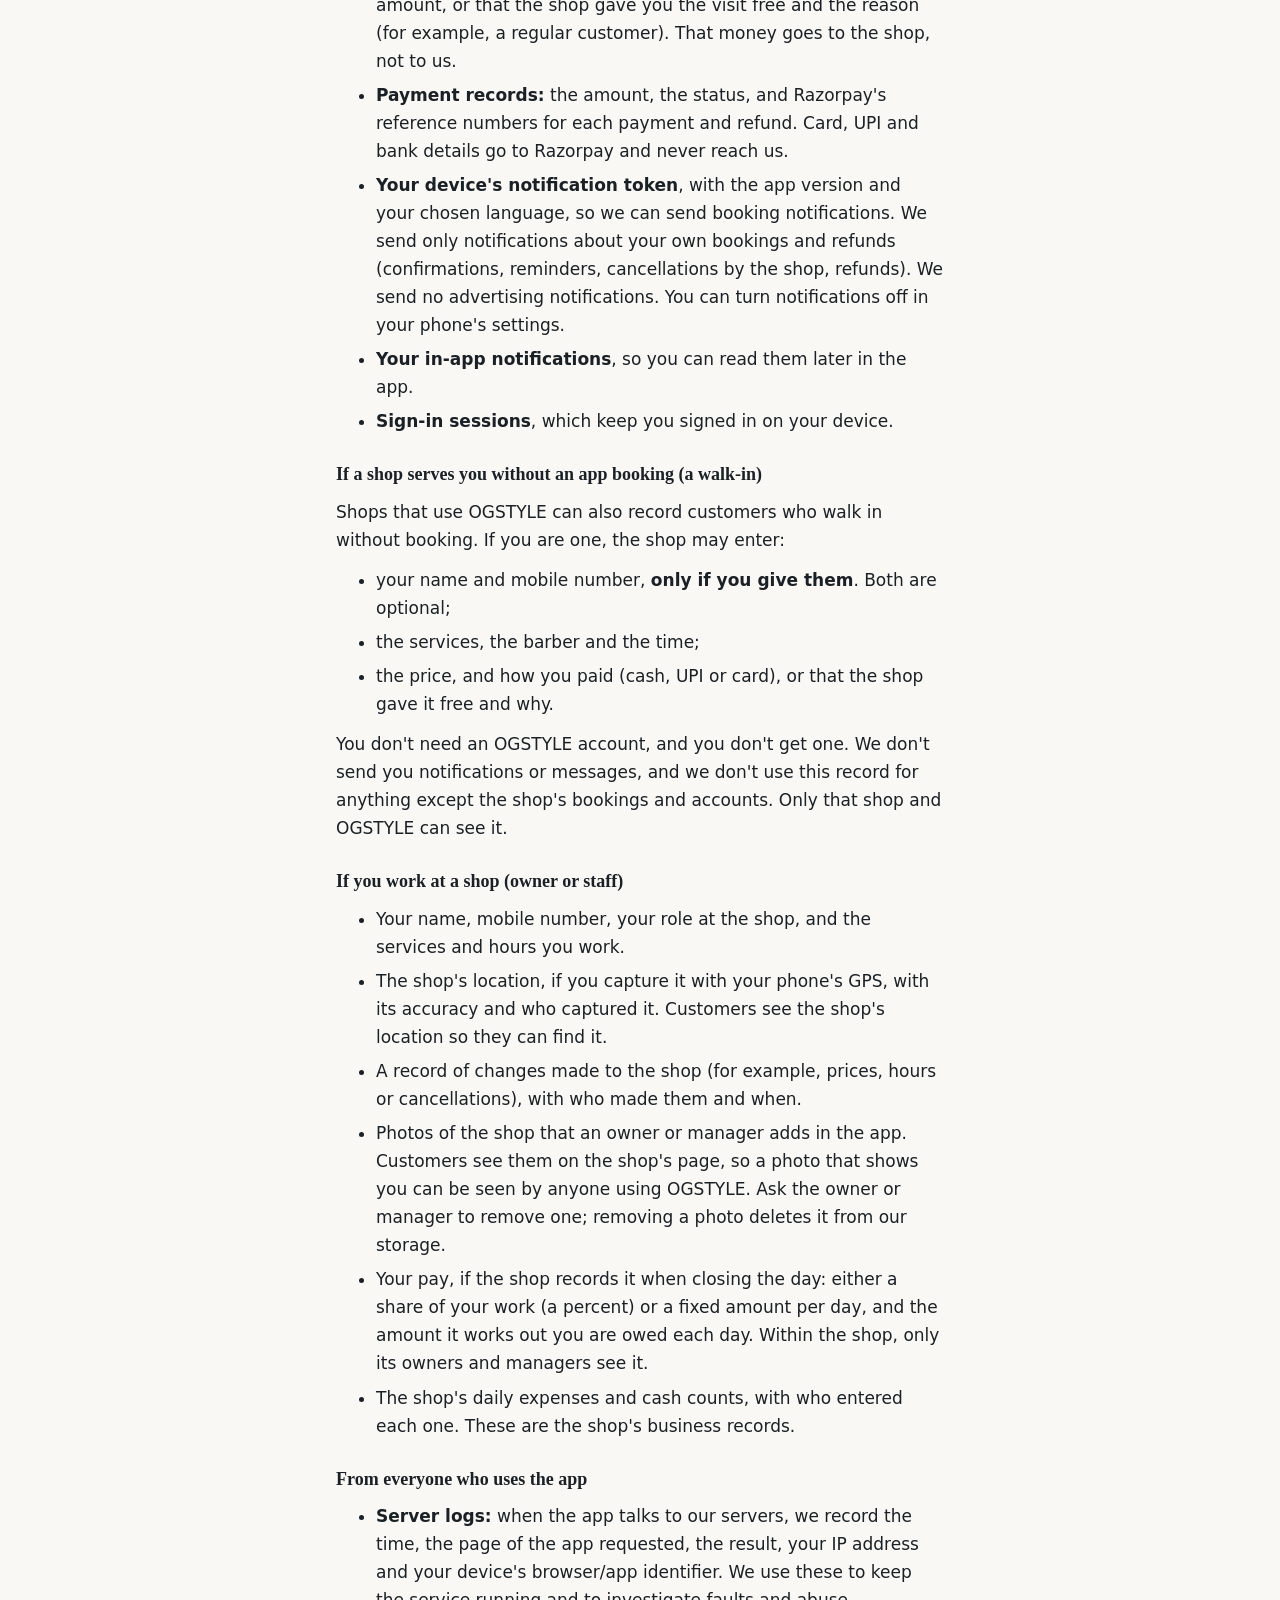
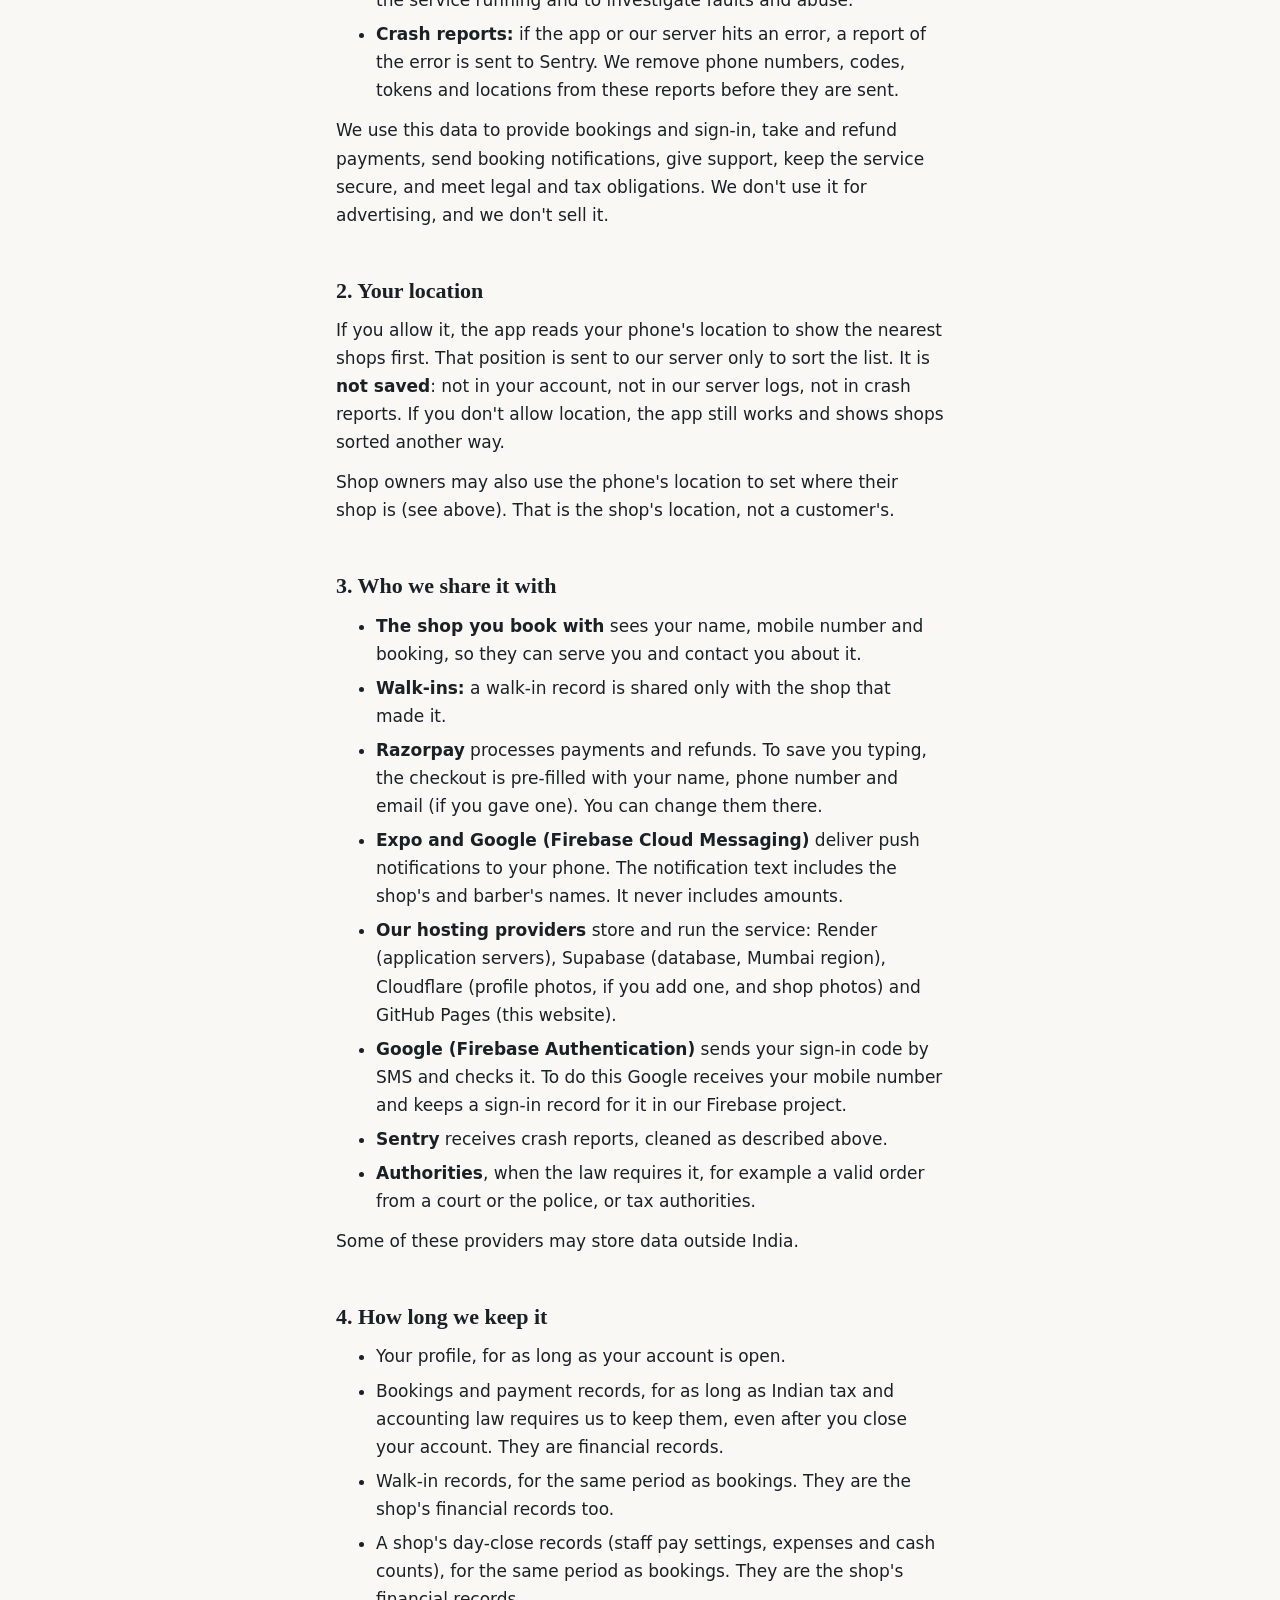
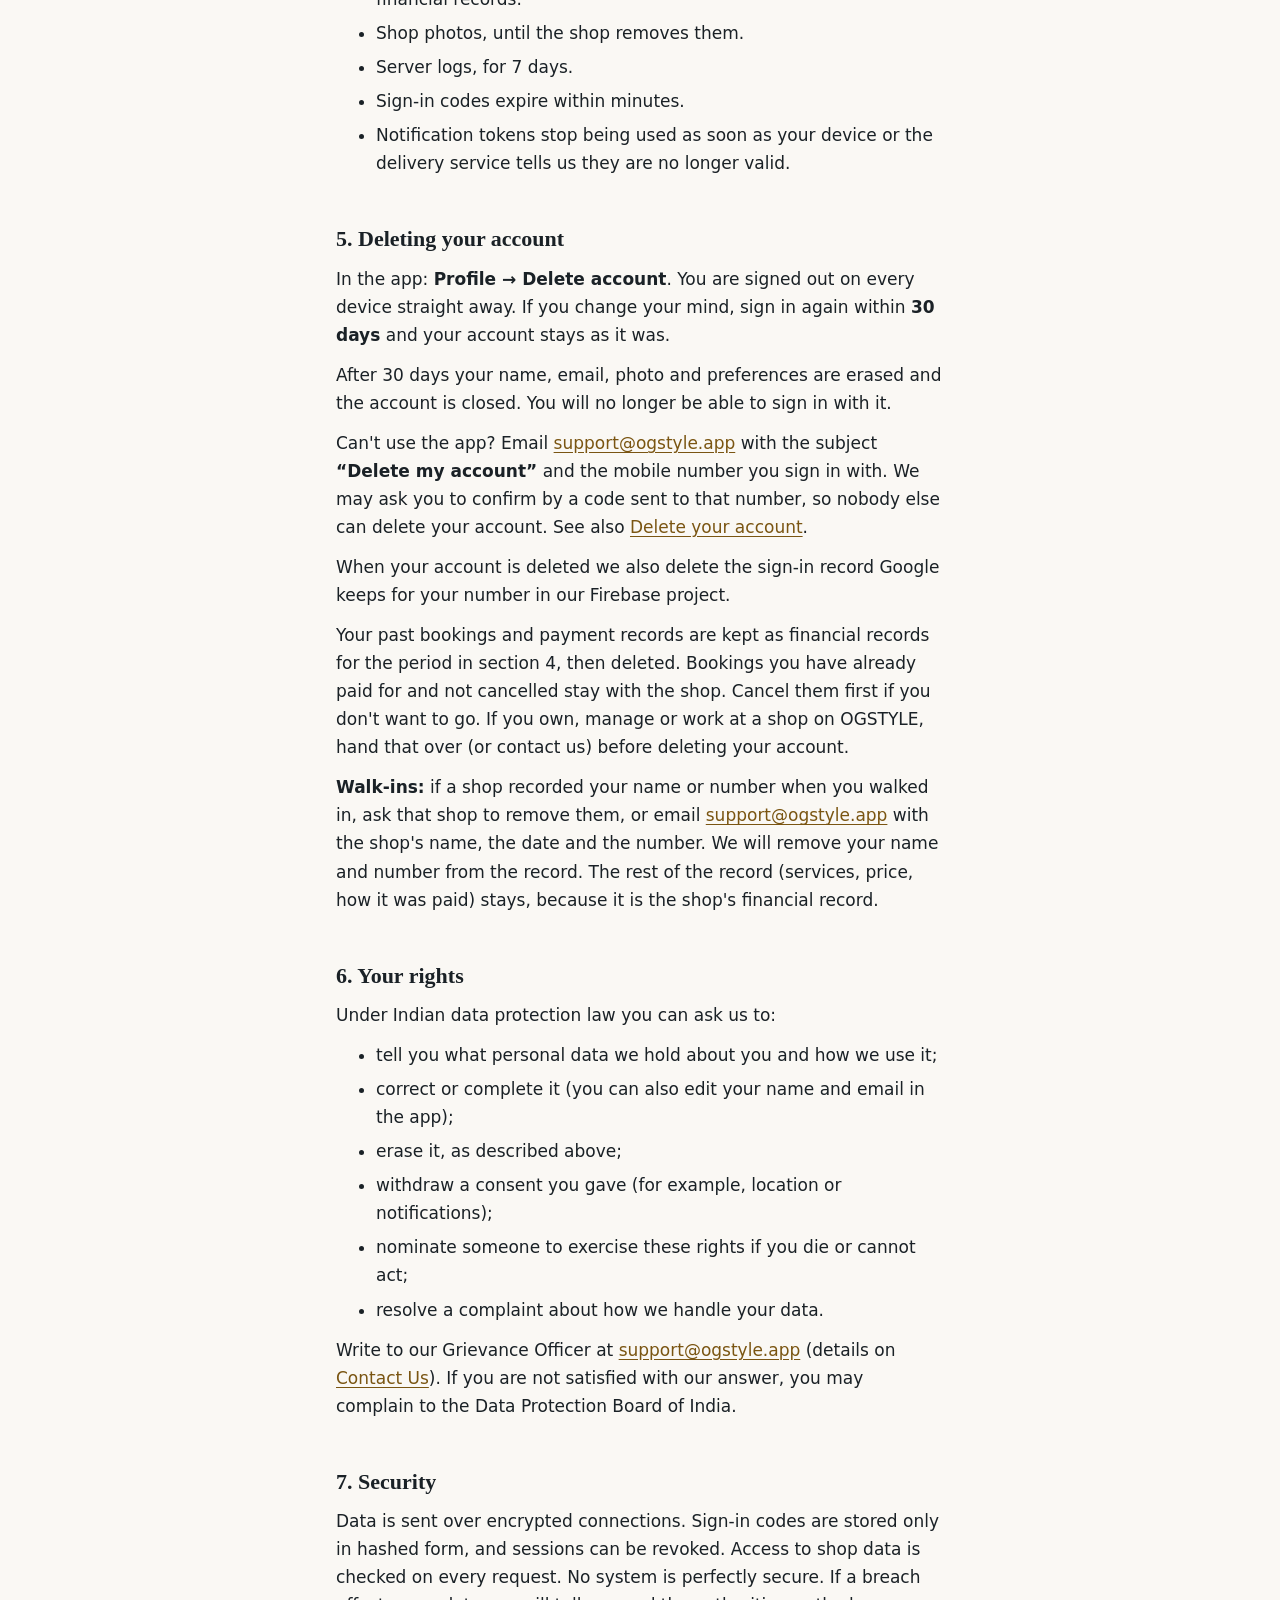
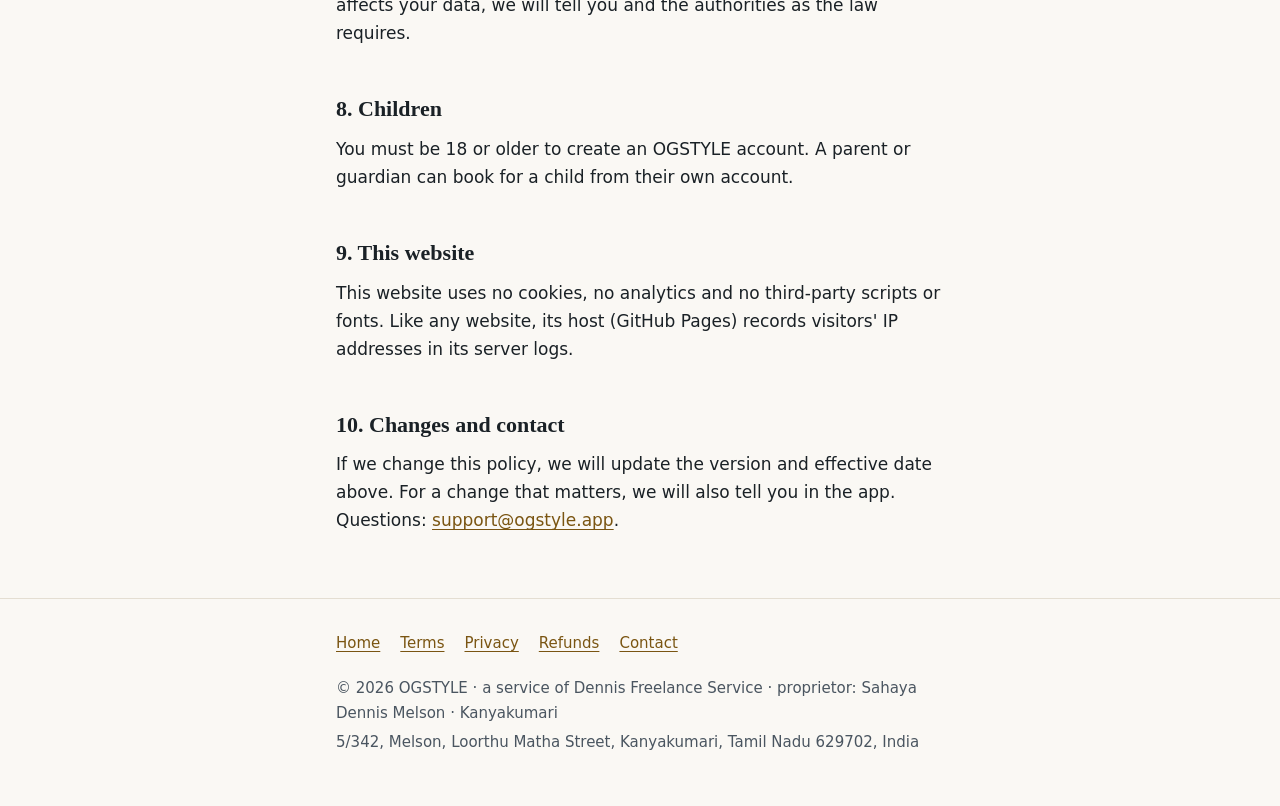
<file: docs/privacy/index.html>
<!doctype html>
<html lang="en">
  <head>
    <meta charset="utf-8" />
    <meta name="viewport" content="width=device-width, initial-scale=1" />
    <title>Privacy Policy — OGSTYLE</title>
    <meta
      name="description"
      content="What the OGSTYLE app collects, why, who it is shared with, and how to delete your account."
    />
    <link rel="stylesheet" href="../style.css" />
    <link rel="icon" href="../favicon.ico" sizes="any" />
    <link rel="icon" href="../favicon.svg" type="image/svg+xml" />
    <link rel="apple-touch-icon" href="../apple-touch-icon.png" />
    <link rel="manifest" href="../site.webmanifest" />
  </head>
  <body>
    <!--
      Describes what the code ACTUALLY does. Every factual claim is tagged
      PF-n -> trim-time/docs/POLICY-FACTS.md. Do not add a data type, partner
      or purpose here that the app does not have; do not leave one out that it
      does. The Play Console "Data safety" form must say the same as this page.
      LAWYER: review against the DPDP Act 2023 and Rules (notice contents,
      phased commencement dates) before launch.
    -->
    <header class="site-header">
      <div class="wrap">
        <a class="wordmark" href="../"><picture><source srcset="../assets/logo.svg" media="(prefers-color-scheme: dark)" /><img src="../assets/logo-light-bg.svg" width="117" height="36" alt="OGSTYLE" /></picture></a>
      </div>
    </header>

    <main class="wrap">
      <h1>Privacy Policy</h1>
      <!-- DRAFT v1.1 (one version, owner 2026-11-24): Firebase sign-in (PF-24/PF-30)
           + profile photos (PF-20) + in-app deletion (PF-25) + walk-ins and counter
           payments (PF-31, Phase 16) + staff pay, expenses and cash counts in Day close
           (PF-28) + shop photos (PF-28, Phase 17). Publish with the app build that ships them; set the
           effective date that day, not before. -->
      <p class="meta">Version 1.1 · Effective <span class="fill">[EFFECTIVE DATE]</span></p>

      <p>
        This policy explains what personal data the OGSTYLE app and this website collect, why, who
        it is shared with, how long it is kept, and your rights. OGSTYLE is a service of Dennis
        Freelance Service, a sole proprietorship of Sahaya Dennis Melson, Kanyakumari, Tamil Nadu
        (“OGSTYLE”, “we”). We are
        responsible for your data.
        <!-- LAWYER: confirm "Data Fiduciary" terminology/wording under DPDP. -->
      </p>

      <div class="summary">
        <p><strong>In short</strong></p>
        <ul>
          <li>
            We keep your phone number, your name, and your bookings. We need these to run your
            bookings.
          </li>
          <li>
            Your location is used once to sort nearby shops, and we <strong>never save it</strong>.
          </li>
          <li>We never see your card, UPI or bank details. Razorpay handles payments.</li>
          <li>We don't sell your data, show ads, or use advertising trackers.</li>
          <li>
            You can ask us to delete your account at any time:
            <a href="#delete">here's how</a>.
          </li>
        </ul>
      </div>

      <nav class="toc" aria-label="On this page">
        <ol>
          <li><a href="#collect">What we collect, and why</a></li>
          <li><a href="#location">Your location</a></li>
          <li><a href="#share">Who we share it with</a></li>
          <li><a href="#keep">How long we keep it</a></li>
          <li><a href="#delete">Deleting your account</a></li>
          <li><a href="#rights">Your rights</a></li>
          <li><a href="#security">Security</a></li>
          <li><a href="#children">Children</a></li>
          <li><a href="#site">This website</a></li>
          <li><a href="#changes">Changes and contact</a></li>
        </ol>
      </nav>

      <h2 id="collect">1. What we collect, and why</h2>

      <h3>If you book with OGSTYLE</h3>
      <ul>
        <li>
          <!-- PF-20 -->
          <strong>Your mobile number.</strong> This is how you sign in. A one-time code is sent
          to it by SMS and checked on your phone by Google's Firebase Authentication service.
          <!-- PF-24 (v1.1): Firebase sends and checks the code; the server only verifies
               Google's signed confirmation. -->
          We never see or store the code: we receive only Google's confirmation that you
          control the number.
        </li>
        <li>
          <!-- PF-20 -->
          <strong>Your name</strong>, so the shop knows who is coming.
        </li>
        <li>
          <!-- PF-20 -->
          <strong>Optional:</strong> your email address, a profile photo, and whether you usually
          book men's or women's services (used to show you relevant services first). You can leave
          these blank or remove them in your profile. A photo is shown only to you in the app; it
          is resized on your phone before it is uploaded.
        </li>
        <li>
          <!-- PF-20 -->
          <strong>Your bookings:</strong> the shop, barber, services, time, price, any coupon,
          cancellations and their reason, and whether the advance was paid or refunded. When you
          pay the rest at the shop, the shop may record how you paid (cash, UPI or card) and the
          amount, or that the shop gave you the visit free and the reason (for example, a regular
          customer). That money goes to the shop, not to us.
          <!-- PF-31 (counter record) and PF-16 (OGSTYLE never holds the shop's money). -->
        </li>
        <li>
          <!-- PF-23 -->
          <strong>Payment records:</strong> the amount, the status, and Razorpay's reference numbers
          for each payment and refund. Card, UPI and bank details go to Razorpay and never reach
          us.
        </li>
        <li>
          <!-- PF-20, PF-26 -->
          <strong>Your device's notification token</strong>, with the app version and your chosen
          language, so we can send booking notifications. We send only notifications about your own
          bookings and refunds (confirmations, reminders, cancellations by the shop, refunds). We
          send no advertising notifications. You can turn notifications off in your phone's
          settings.
        </li>
        <li>
          <!-- PF-20 -->
          <strong>Your in-app notifications</strong>, so you can read them later in the app.
        </li>
        <li>
          <!-- PF-20 -->
          <strong>Sign-in sessions</strong>, which keep you signed in on your device.
        </li>
      </ul>

      <h3>If a shop serves you without an app booking (a walk-in)</h3>
      <!-- PF-31: Booking.source = WALK_IN, walkInName / walkInPhone, collected*. -->
      <p>
        Shops that use OGSTYLE can also record customers who walk in without booking. If you are
        one, the shop may enter:
      </p>
      <ul>
        <li>your name and mobile number, <strong>only if you give them</strong>. Both are optional;</li>
        <li>the services, the barber and the time;</li>
        <li>the price, and how you paid (cash, UPI or card), or that the shop gave it free and why.</li>
      </ul>
      <p>
        You don't need an OGSTYLE account, and you don't get one. We don't send you notifications
        or messages, and we don't use this record for anything except the shop's bookings and
        accounts. Only that shop and OGSTYLE can see it.
        <!-- LAWYER: for walk-in records the shop decides what to collect; is OGSTYLE a data
             processor for the shop here (DPDP), and does the shop need to tell the customer?
             Confirm this wording. -->
      </p>

      <h3>If you work at a shop (owner or staff)</h3>
      <ul>
        <li>
          <!-- PF-28 -->
          Your name, mobile number, your role at the shop, and the services and hours you work.
        </li>
        <li>
          <!-- PF-28 -->
          The shop's location, if you capture it with your phone's GPS, with its accuracy and who
          captured it. Customers see the shop's location so they can find it.
        </li>
        <li>
          <!-- PF-28 -->
          A record of changes made to the shop (for example, prices, hours or cancellations), with
          who made them and when.
        </li>
        <li>
          <!-- PF-28: shop photos, services/shop-photos.ts (Phase 17) -->
          Photos of the shop that an owner or manager adds in the app. Customers see them on the
          shop's page, so a photo that shows you can be seen by anyone using OGSTYLE. Ask the
          owner or manager to remove one; removing a photo deletes it from our storage.
        </li>
        <li>
          <!-- PF-28: Staff.sharePercent / Staff.shareDailyInPaise; Day close is REPORT_VIEW -->
          Your pay, if the shop records it when closing the day: either a share of your work (a
          percent) or a fixed amount per day, and the amount it works out you are owed each day.
          Within the shop, only its owners and managers see it.
        </li>
        <li>
          <!-- PF-28: ShopExpense, DayClose -->
          The shop's daily expenses and cash counts, with who entered each one. These are the
          shop's business records.
        </li>
      </ul>

      <h3>From everyone who uses the app</h3>
      <ul>
        <li>
          <!-- PF-29 -->
          <strong>Server logs:</strong> when the app talks to our servers, we record the time, the
          page of the app requested, the result, your IP address and your device's browser/app
          identifier. We use these to keep the service running and to investigate faults and abuse.
        </li>
        <li>
          <!-- PF-27 -->
          <strong>Crash reports:</strong> if the app or our server hits an error, a report of the
          error is sent to Sentry. We remove phone numbers, codes, tokens and locations from these
          reports before they are sent.
        </li>
      </ul>
      <p>
        We use this data to provide bookings and sign-in, take and refund payments, send booking
        notifications, give support, keep the service secure, and meet legal and tax obligations.
        We don't use it for advertising, and we don't sell it.
        <!-- LAWYER: legal basis wording (consent vs "legitimate uses", DPDP s.7). -->
      </p>

      <h2 id="location">2. Your location</h2>
      <p>
        <!-- PF-21 -->
        If you allow it, the app reads your phone's location to show the nearest shops first. That
        position is sent to our server only to sort the list. It is
        <strong>not saved</strong>: not in your account, not in our server logs, not in crash
        reports. If you don't allow location, the app still works and shows shops sorted another
        way.
      </p>
      <p>
        Shop owners may also use the phone's location to set where their shop is (see above). That
        is the shop's location, not a customer's.
      </p>

      <h2 id="share">3. Who we share it with</h2>
      <ul>
        <li>
          <!-- PF-22 -->
          <strong>The shop you book with</strong> sees your name, mobile number and booking, so they
          can serve you and contact you about it.
        </li>
        <li>
          <!-- PF-31 -->
          <strong>Walk-ins:</strong> a walk-in record is shared only with the shop that made it.
        </li>
        <li>
          <!-- PF-23 -->
          <strong>Razorpay</strong> processes payments and refunds. To save you typing, the
          checkout is pre-filled with your name, phone number and email (if you gave one). You can
          change them there.
        </li>
        <li>
          <!-- PF-26 -->
          <strong>Expo and Google (Firebase Cloud Messaging)</strong> deliver push notifications to
          your phone. The notification text includes the shop's and barber's names. It never
          includes amounts.
        </li>
        <li>
          <!-- PF-30 -->
          <strong>Our hosting providers</strong> store and run the service: Render
          (application servers), Supabase (database, Mumbai region), Cloudflare (profile photos,
          if you add one, and shop photos) and GitHub Pages (this website).
          <!-- PF-30: true of the dev server today. Revisit at the production
               decision (README blocker 9) and name what production uses. -->
        </li>
        <li>
          <!-- PF-30 (v1.1) -->
          <strong>Google (Firebase Authentication)</strong> sends your sign-in code by SMS and
          checks it. To do this Google receives your mobile number and keeps a sign-in record
          for it in our Firebase project.
          <!-- PF-30: if sign-in moves to MSG91 after DLT registration, name MSG91 here
               and bump the version in the same change. -->
          <!-- LAWYER: Google may process this outside India; confirm the cross-border
               wording in the transfers section covers Firebase Authentication. -->
        </li>
        <li>
          <!-- PF-27 -->
          <strong>Sentry</strong> receives crash reports, cleaned as described above.
        </li>
        <li>
          <strong>Authorities</strong>, when the law requires it, for example a valid order from a
          court or the police, or tax authorities.
        </li>
      </ul>
      <p>
        Some of these providers may store data outside India.
        <!-- LAWYER: cross-border transfer wording under DPDP s.16; confirm
             server regions once production is chosen. -->
      </p>

      <h2 id="keep">4. How long we keep it</h2>
      <ul>
        <li>Your profile, for as long as your account is open.</li>
        <li>
          Bookings and payment records, for as long as Indian tax and accounting law requires us
          to keep them, even after you close your account. They are financial records.
          <!-- CA: how many years for booking/payment/refund records
               (GST / Income-tax). State the period here. -->
        </li>
        <li>
          <!-- PF-31 -->
          Walk-in records, for the same period as bookings. They are the shop's financial records
          too.
        </li>
        <li>
          <!-- PF-28 -->
          A shop's day-close records (staff pay settings, expenses and cash counts), for the same
          period as bookings. They are the shop's financial records.
        </li>
        <li>
          <!-- PF-28 -->
          Shop photos, until the shop removes them.
        </li>
        <li>
          <!-- PF-29: Render free plan, read by the owner 2026-11-10 (range
               selector tops out at "Last 7 days"). A plan change alters this:
               update the page when it does (POLICY-FACTS). -->
          Server logs, for 7 days.
        </li>
        <li>Sign-in codes expire within minutes.</li>
        <li>
          Notification tokens stop being used as soon as your device or the delivery service tells
          us they are no longer valid.
        </li>
      </ul>

      <h2 id="delete">5. Deleting your account</h2>
      <p>
        <!-- PF-25 -->
        In the app: <strong>Profile → Delete account</strong>. You are signed out on every
        device straight away. If you change your mind, sign in again within <strong>30 days</strong>
        and your account stays as it was.
      </p>
      <p>
        <!-- PF-25 -->
        After 30 days your name, email, photo and preferences are erased and the account is
        closed. You will no longer be able to sign in with it.
      </p>
      <p>
        <!-- PF-25 -->
        Can't use the app? Email
        <a href="mailto:support@ogstyle.app?subject=Delete%20my%20account">support@ogstyle.app</a>
        with the subject <strong>“Delete my account”</strong> and the mobile number you sign in
        with. We may ask you to confirm by a code sent to that number, so nobody else can delete
        your account. See also <a href="../delete-account/">Delete your account</a>.
      </p>
      <p>
        <!-- PF-25 (v1.1) -->
        When your account is deleted we also delete the sign-in record Google keeps for your
        number in our Firebase project.
        <!-- Done by hand in the Firebase console until the purge does it
             (POLICY-FACTS "Ongoing obligations"). -->
      </p>
      <p>
        <!-- PF-25 -->
        Your past bookings and payment records are kept as financial records for the period in
        section 4, then deleted. Bookings you have already paid for and not cancelled stay with
        the shop. Cancel them first if you don't want to go. If you own, manage or work at a shop
        on OGSTYLE, hand that over (or contact us) before deleting your account.
      </p>
      <p>
        <!-- PF-31: no code does this yet; it is done by hand (POLICY-FACTS "Ongoing obligations"). -->
        <strong>Walk-ins:</strong> if a shop recorded your name or number when you walked in, ask
        that shop to remove them, or email
        <a href="mailto:support@ogstyle.app">support@ogstyle.app</a> with the shop's name, the
        date and the number. We will remove your name and number from the record. The rest of
        the record (services, price, how it was paid) stays, because it is the shop's financial
        record.
        <!-- LAWYER: erasure right (DPDP s.12) vs. retention for tax law -
             confirm this wording, and whether the phone number on a closed account must be
             removed too. -->
      </p>

      <h2 id="rights">6. Your rights</h2>
      <p>Under Indian data protection law you can ask us to:</p>
      <ul>
        <li>tell you what personal data we hold about you and how we use it;</li>
        <li>correct or complete it (you can also edit your name and email in the app);</li>
        <li>erase it, as described above;</li>
        <li>withdraw a consent you gave (for example, location or notifications);</li>
        <li>nominate someone to exercise these rights if you die or cannot act;</li>
        <li>resolve a complaint about how we handle your data.</li>
      </ul>
      <p>
        Write to our Grievance Officer at
        <a href="mailto:support@ogstyle.app">support@ogstyle.app</a> (details on
        <a href="../contact/">Contact Us</a>). If you are not satisfied with our answer, you may
        complain to the Data Protection Board of India.
        <!-- LAWYER: confirm rights list + Board reference against the DPDP
             Rules in force on the effective date. -->
      </p>

      <h2 id="security">7. Security</h2>
      <p>
        Data is sent over encrypted connections. Sign-in codes are stored only in hashed form, and
        sessions can be revoked. Access to shop data is checked on every request. No system is
        perfectly secure. If a breach affects your data, we will tell you and the authorities as
        the law requires.
      </p>

      <h2 id="children">8. Children</h2>
      <p>
        You must be 18 or older to create an OGSTYLE account. A parent or guardian can book for a
        child from their own account.
        <!-- LAWYER: DPDP s.9 (verifiable parental consent under 18) - confirm
             an 18+ account rule is sufficient. -->
      </p>

      <h2 id="site">9. This website</h2>
      <p>
        This website uses no cookies, no analytics and no third-party scripts or fonts. Like any
        website, its host (GitHub Pages) records visitors' IP addresses in its server logs.
      </p>

      <h2 id="changes">10. Changes and contact</h2>
      <p>
        If we change this policy, we will update the version and effective date above. For a change
        that matters, we will also tell you in the app. Questions:
        <a href="mailto:support@ogstyle.app">support@ogstyle.app</a>.
      </p>
    </main>

    <footer class="site-footer">
      <div class="wrap">
        <nav aria-label="Policies">
          <ul>
            <li><a href="../">Home</a></li>
            <li><a href="../terms/">Terms</a></li>
            <li><a href="../privacy/">Privacy</a></li>
            <li><a href="../refund-policy/">Refunds</a></li>
            <li><a href="../contact/">Contact</a></li>
          </ul>
        </nav>
        <p>© 2026 OGSTYLE · a service of Dennis Freelance Service · proprietor: Sahaya Dennis Melson · Kanyakumari</p>
        <p>5/342, Melson, Loorthu Matha Street, Kanyakumari, Tamil Nadu 629702, India</p>
      </div>
    </footer>
  </body>
</html>
</file>
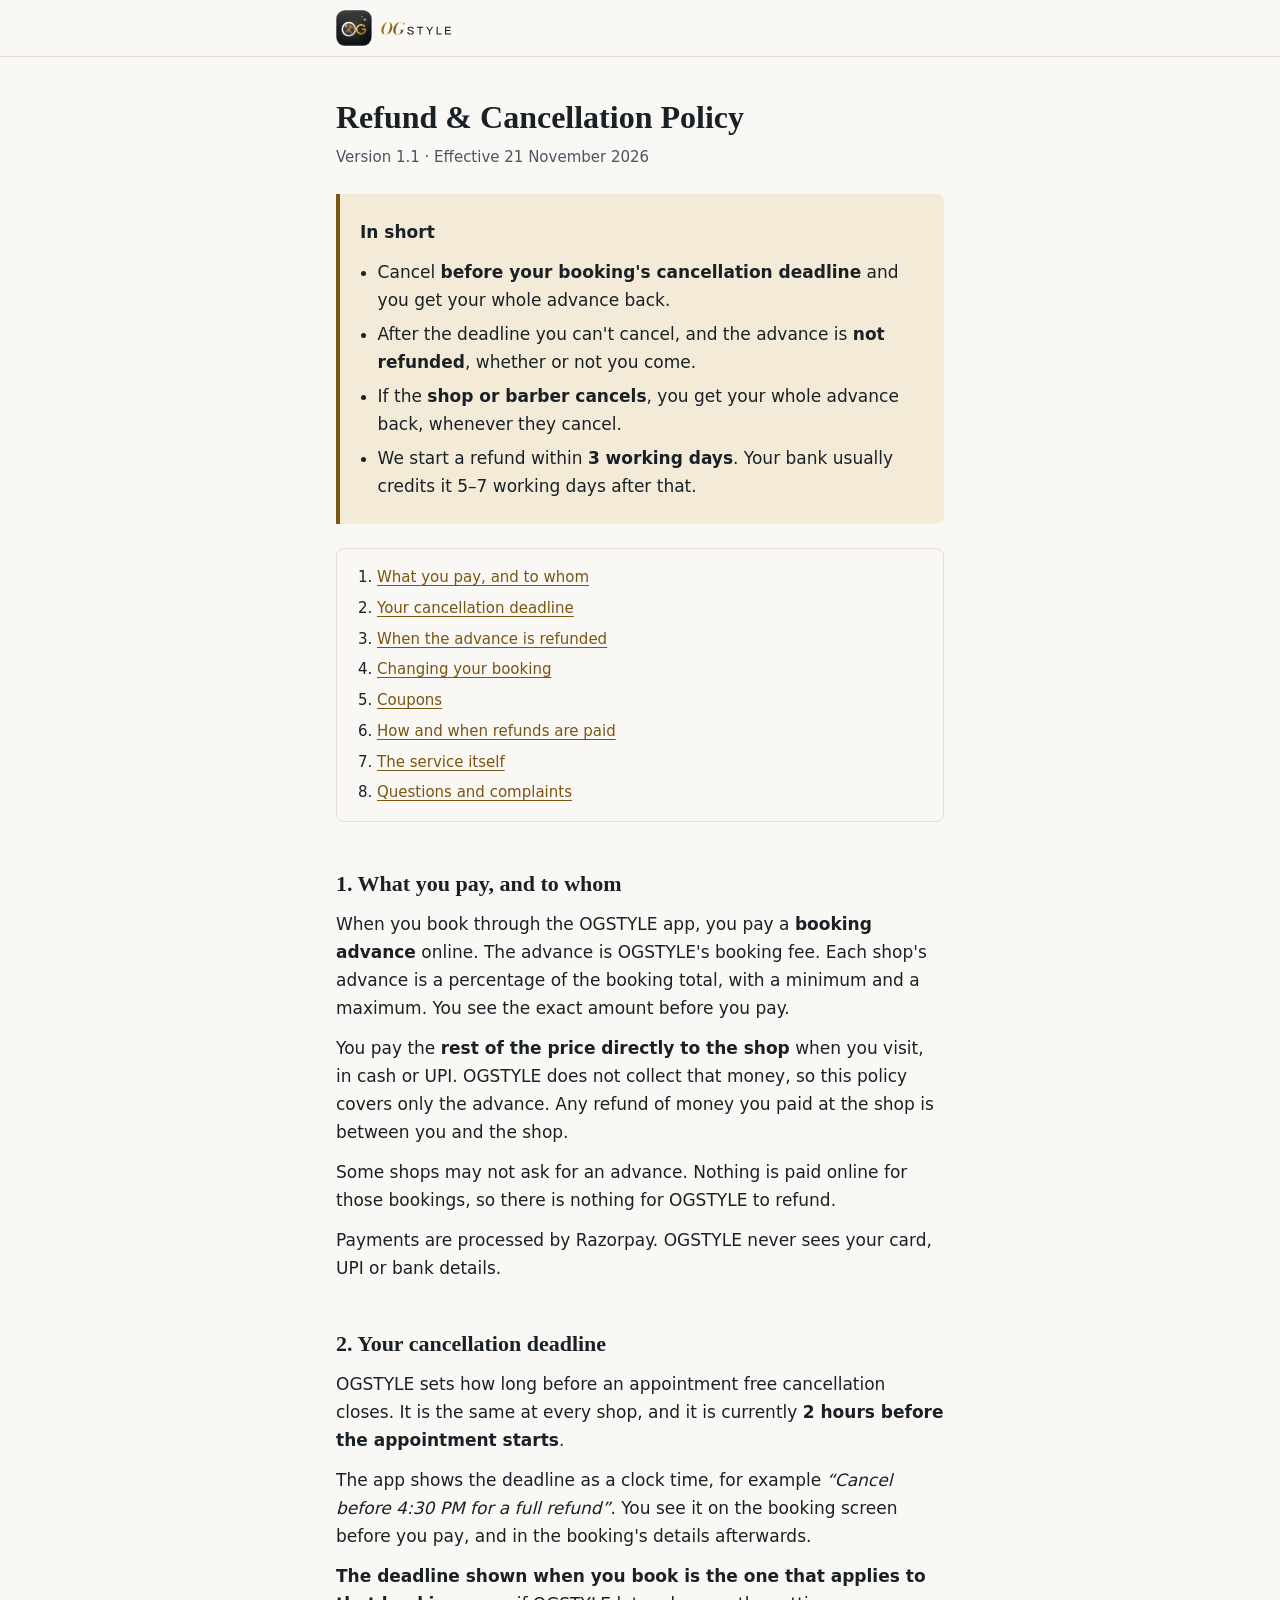
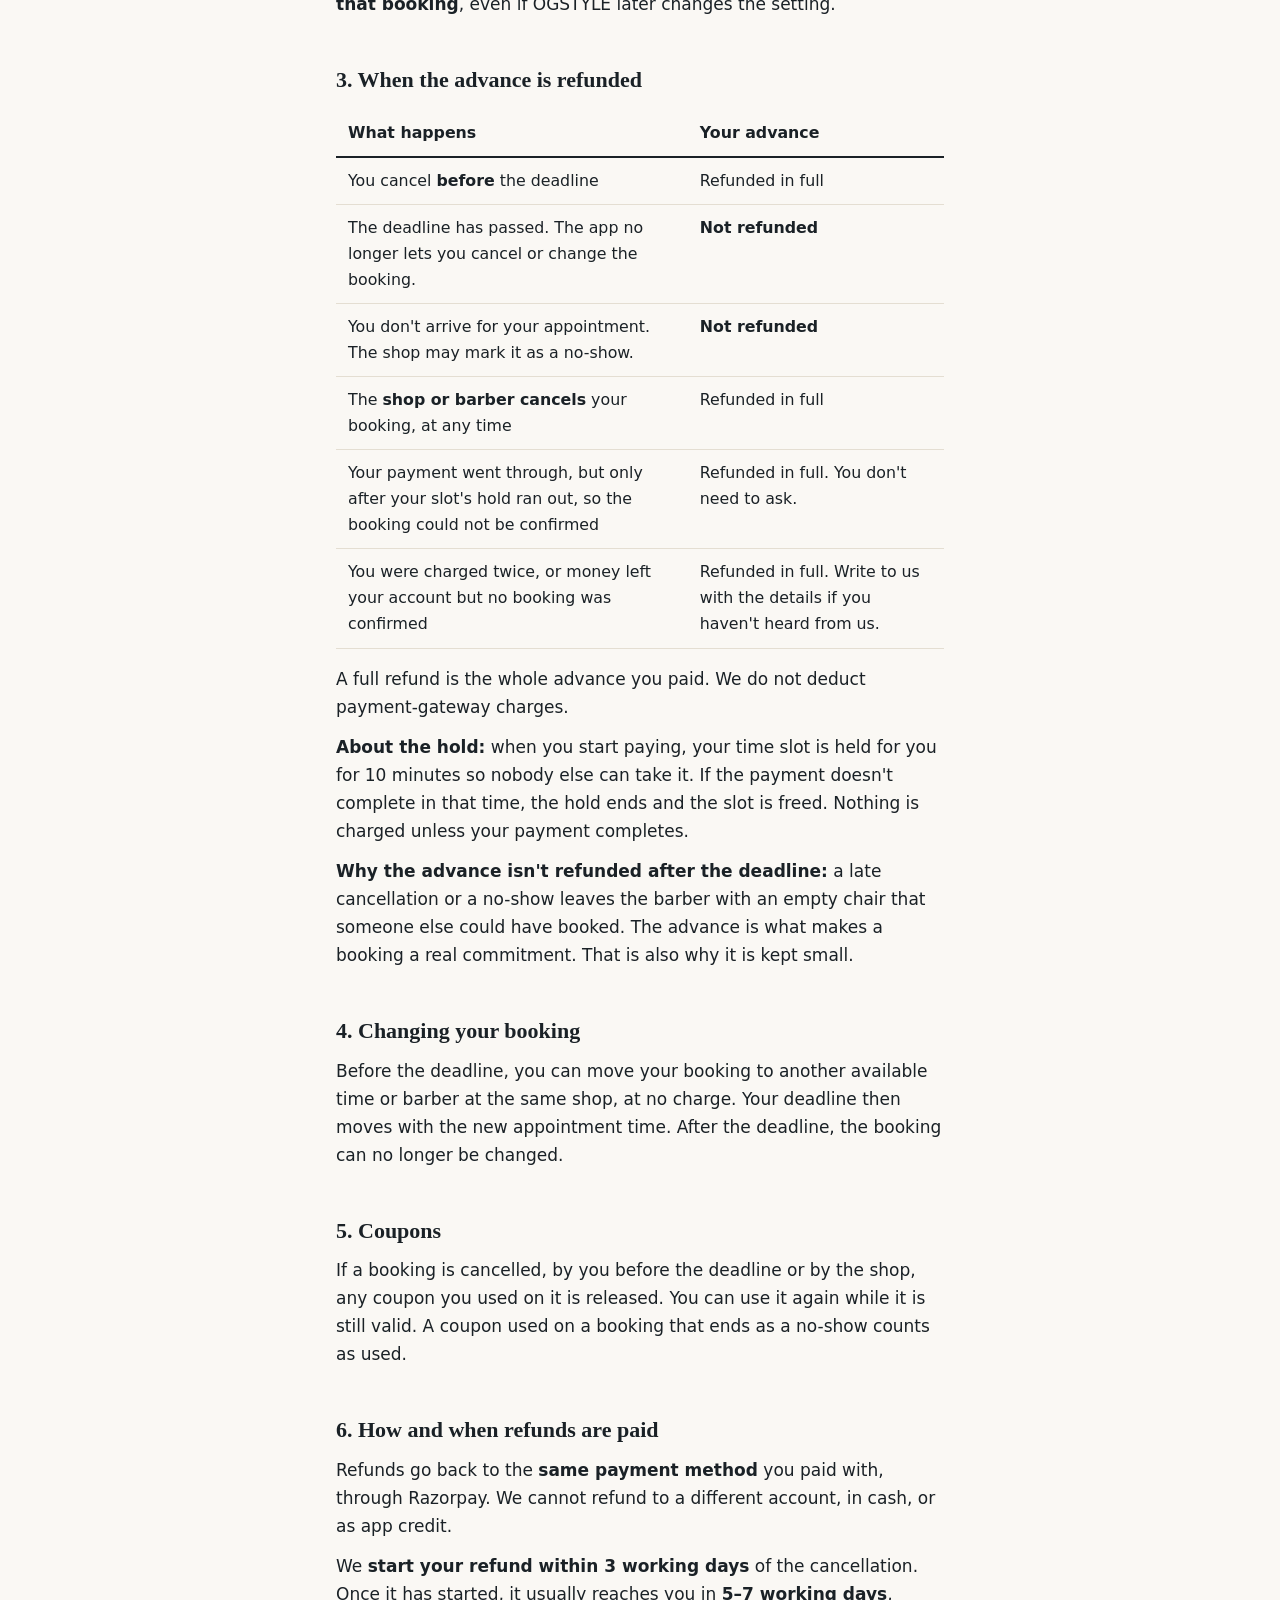
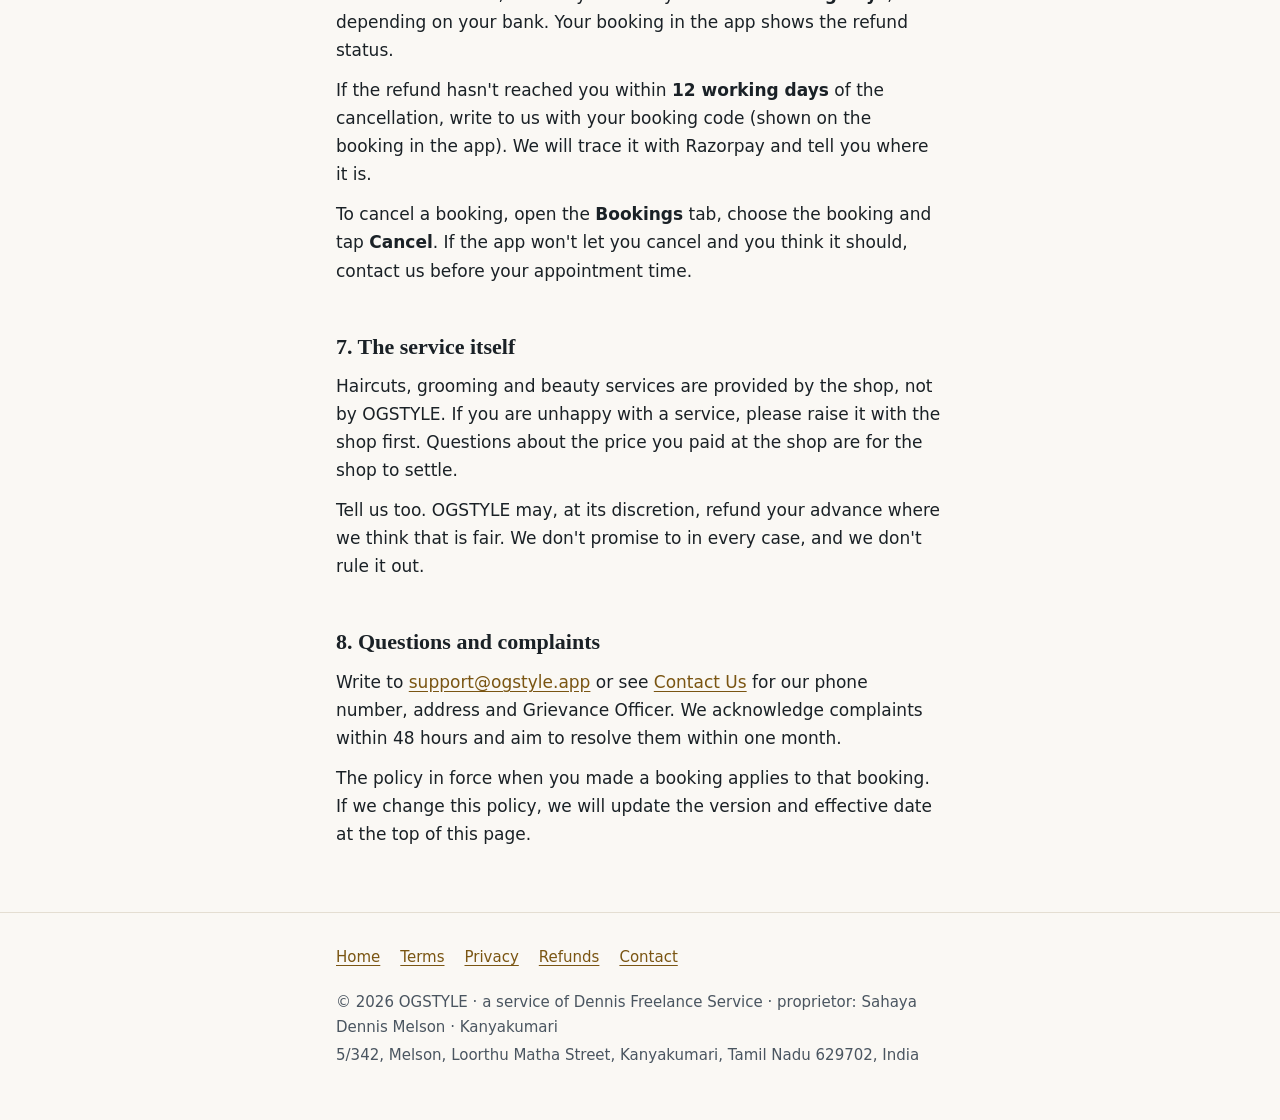
<file: docs/refund-policy/index.html>
<!doctype html>
<html lang="en">
  <head>
    <meta charset="utf-8" />
    <meta name="viewport" content="width=device-width, initial-scale=1" />
    <title>Refund &amp; Cancellation Policy — OGSTYLE</title>
    <meta
      name="description"
      content="When OGSTYLE refunds your booking advance, when it does not, and how long a refund takes."
    />
    <link rel="stylesheet" href="../style.css" />
    <link rel="icon" href="../favicon.ico" sizes="any" />
    <link rel="icon" href="../favicon.svg" type="image/svg+xml" />
    <link rel="apple-touch-icon" href="../apple-touch-icon.png" />
    <link rel="manifest" href="../site.webmanifest" />
  </head>
  <body>
    <!--
      Every factual sentence here is tagged PF-n: the matching entry in
      trim-time/docs/POLICY-FACTS.md names the code that makes it true.
      If the code changes, this page changes in the same week — this is the
      page a customer quotes back.
    -->
    <header class="site-header">
      <div class="wrap">
        <a class="wordmark" href="../"><picture><source srcset="../assets/logo.svg" media="(prefers-color-scheme: dark)" /><img src="../assets/logo-light-bg.svg" width="117" height="36" alt="OGSTYLE" /></picture></a>
      </div>
    </header>

    <main class="wrap">
      <h1>Refund &amp; Cancellation Policy</h1>
      <p class="meta">
        <!-- v1.1: effective the day the platform-wide cancellation window deployed
             (trim-time ceb98fb, 2026-11-21). v1.0 was effective 10 November 2026. -->
        Version 1.1 · Effective 21 November 2026
      </p>

      <div class="summary">
        <p><strong>In short</strong></p>
        <ul>
          <li>
            Cancel <strong>before your booking's cancellation deadline</strong> and you get your
            whole advance back.
          </li>
          <li>
            After the deadline you can't cancel, and the advance is <strong>not refunded</strong>,
            whether or not you come.
          </li>
          <li>
            If the <strong>shop or barber cancels</strong>, you get your whole advance back, whenever
            they cancel.
          </li>
          <li>
            We start a refund within <strong>3 working days</strong>. Your bank usually credits it
            5–7 working days after that.
          </li>
        </ul>
      </div>

      <nav class="toc" aria-label="On this page">
        <ol>
          <li><a href="#payment">What you pay, and to whom</a></li>
          <li><a href="#deadline">Your cancellation deadline</a></li>
          <li><a href="#when">When the advance is refunded</a></li>
          <li><a href="#reschedule">Changing your booking</a></li>
          <li><a href="#coupons">Coupons</a></li>
          <li><a href="#how">How and when refunds are paid</a></li>
          <li><a href="#service">The service itself</a></li>
          <li><a href="#help">Questions and complaints</a></li>
        </ol>
      </nav>

      <h2 id="payment">1. What you pay, and to whom</h2>
      <p>
        <!-- PF-1 -->
        When you book through the OGSTYLE app, you pay a <strong>booking advance</strong> online.
        The advance is OGSTYLE's booking fee. Each shop's advance is a percentage of the booking
        total, with a minimum and a maximum. You see the exact amount before you pay.
      </p>
      <p>
        <!-- PF-2 -->
        You pay the <strong>rest of the price directly to the shop</strong> when you visit, in cash
        or UPI. OGSTYLE does not collect that money, so this policy covers only the advance. Any
        refund of money you paid at the shop is between you and the shop.
      </p>
      <p>
        <!-- PF-3 -->
        Some shops may not ask for an advance. Nothing is paid online for those bookings, so there
        is nothing for OGSTYLE to refund.
      </p>
      <p>
        <!-- PF-13 -->
        Payments are processed by Razorpay. OGSTYLE never sees your card, UPI or bank details.
      </p>

      <h2 id="deadline">2. Your cancellation deadline</h2>
      <p>
        <!-- PF-4 (v1.1): one platform-wide window, set by OGSTYLE (ADMIN only). -->
        OGSTYLE sets how long before an appointment free cancellation closes. It is the same at
        every shop, and it is currently <strong>2 hours before the appointment starts</strong>.
      </p>
      <p>
        The app shows the deadline as a clock time, for example
        <em>“Cancel before 4:30 PM for a full refund”</em>. You see it on the booking screen before
        you pay, and in the booking's details afterwards.
      </p>
      <p>
        <!-- PF-4: the window is snapshotted on the booking (NOT NULL since
             2026-11-09), so this holds for every booking. -->
        <strong>The deadline shown when you book is the one that applies to that booking</strong>,
        even if OGSTYLE later changes the setting.
      </p>

      <h2 id="when">3. When the advance is refunded</h2>
      <table>
        <thead>
          <tr>
            <th scope="col">What happens</th>
            <th scope="col">Your advance</th>
          </tr>
        </thead>
        <tbody>
          <tr>
            <!-- PF-5 -->
            <td data-label="What happens">You cancel <strong>before</strong> the deadline</td>
            <td data-label="Your advance">Refunded in full</td>
          </tr>
          <tr>
            <!-- PF-6 -->
            <td data-label="What happens">
              The deadline has passed. The app no longer lets you cancel or change the booking.
            </td>
            <td data-label="Your advance"><strong>Not refunded</strong></td>
          </tr>
          <tr>
            <!-- PF-7 -->
            <td data-label="What happens">
              You don't arrive for your appointment. The shop may mark it as a no-show.
            </td>
            <td data-label="Your advance"><strong>Not refunded</strong></td>
          </tr>
          <tr>
            <!-- PF-8 -->
            <td data-label="What happens">
              The <strong>shop or barber cancels</strong> your booking, at any time
            </td>
            <td data-label="Your advance">Refunded in full</td>
          </tr>
          <tr>
            <!-- PF-9 -->
            <td data-label="What happens">
              Your payment went through, but only after your slot's hold ran out, so the booking
              could not be confirmed
            </td>
            <td data-label="Your advance">Refunded in full. You don't need to ask.</td>
          </tr>
          <tr>
            <!-- PF-9 -->
            <td data-label="What happens">
              You were charged twice, or money left your account but no booking was confirmed
            </td>
            <td data-label="Your advance">
              Refunded in full. Write to us with the details if you haven't heard from us.
            </td>
          </tr>
        </tbody>
      </table>
      <p>
        <!-- PF-5 -->
        A full refund is the whole advance you paid. We do not deduct payment-gateway charges.
      </p>
      <p>
        <!-- PF-9 -->
        <strong>About the hold:</strong> when you start paying, your time slot is held for you for 10
        minutes so nobody else can take it. If the payment doesn't complete in that time, the
        hold ends and the slot is freed. Nothing is charged unless your payment completes.
      </p>
      <p>
        <!-- PF-6 -->
        <strong>Why the advance isn't refunded after the deadline:</strong> a late cancellation or a
        no-show leaves the barber with an empty chair that someone else could have booked. The
        advance is what makes a booking a real commitment. That is also why it is kept small.
      </p>

      <h2 id="reschedule">4. Changing your booking</h2>
      <p>
        <!-- PF-11 -->
        Before the deadline, you can move your booking to another available time or barber at the
        same shop, at no charge. Your deadline then moves with the new appointment time. After the
        deadline, the booking can no longer be changed.
      </p>

      <h2 id="coupons">5. Coupons</h2>
      <p>
        <!-- PF-10 -->
        If a booking is cancelled, by you before the deadline or by the shop, any coupon you used
        on it is released. You can use it again while it is still valid. A coupon used on a
        booking that ends as a no-show counts as used.
      </p>

      <h2 id="how">6. How and when refunds are paid</h2>
      <p>
        <!-- PF-13 -->
        Refunds go back to the <strong>same payment method</strong> you paid with, through Razorpay.
        We cannot refund to a different account, in cash, or as app credit.
      </p>
      <p>
        <!-- PF-12: this sentence is an operational promise. Until launch
             blocker 3 closes it means checking for stuck refunds EVERY
             working day. See POLICY-FACTS. -->
        We <strong>start your refund within 3 working days</strong> of the cancellation. Once it has
        started, it usually reaches you in <strong>5–7 working days</strong>, depending on your bank.
        Your booking in the app shows the refund status.
      </p>
      <p>
        <!-- PF-12 -->
        If the refund hasn't reached you within <strong>12 working days</strong> of the cancellation,
        write to us with your booking code (shown on the booking in the app). We
        will trace it with Razorpay and tell you where it is.
      </p>
      <p>
        To cancel a booking, open the <strong>Bookings</strong> tab, choose the booking and tap
        <strong>Cancel</strong>. If the app won't let you cancel and you think it should, contact
        us before your appointment time.
      </p>

      <h2 id="service">7. The service itself</h2>
      <p>
        Haircuts, grooming and beauty services are provided by the shop, not by OGSTYLE. If you are
        unhappy with a service, please raise it with the shop first. Questions about the price you
        paid at the shop are for the shop to settle.
      </p>
      <p>
        Tell us too. OGSTYLE may, at its discretion, refund your advance where we think that is
        fair. We don't promise to in every case, and we don't rule it out.
      </p>

      <h2 id="help">8. Questions and complaints</h2>
      <p>
        Write to <a href="mailto:support@ogstyle.app">support@ogstyle.app</a> or see
        <a href="../contact/">Contact Us</a> for our phone number, address and Grievance Officer. We
        acknowledge complaints within 48 hours and aim to resolve them within one month.
        <!-- LAWYER: 48 h / one month follows the Consumer Protection
             (E-Commerce) Rules, 2020 — confirm they apply to OGSTYLE. -->
      </p>
      <p>
        The policy in force when you made a booking applies to that booking. If we change this
        policy, we will update the version and effective date at the top of this page.
      </p>
    </main>

    <footer class="site-footer">
      <div class="wrap">
        <nav aria-label="Policies">
          <ul>
            <li><a href="../">Home</a></li>
            <li><a href="../terms/">Terms</a></li>
            <li><a href="../privacy/">Privacy</a></li>
            <li><a href="../refund-policy/">Refunds</a></li>
            <li><a href="../contact/">Contact</a></li>
          </ul>
        </nav>
        <p>© 2026 OGSTYLE · a service of Dennis Freelance Service · proprietor: Sahaya Dennis Melson · Kanyakumari</p>
        <p>5/342, Melson, Loorthu Matha Street, Kanyakumari, Tamil Nadu 629702, India</p>
      </div>
    </footer>
  </body>
</html>
</file>
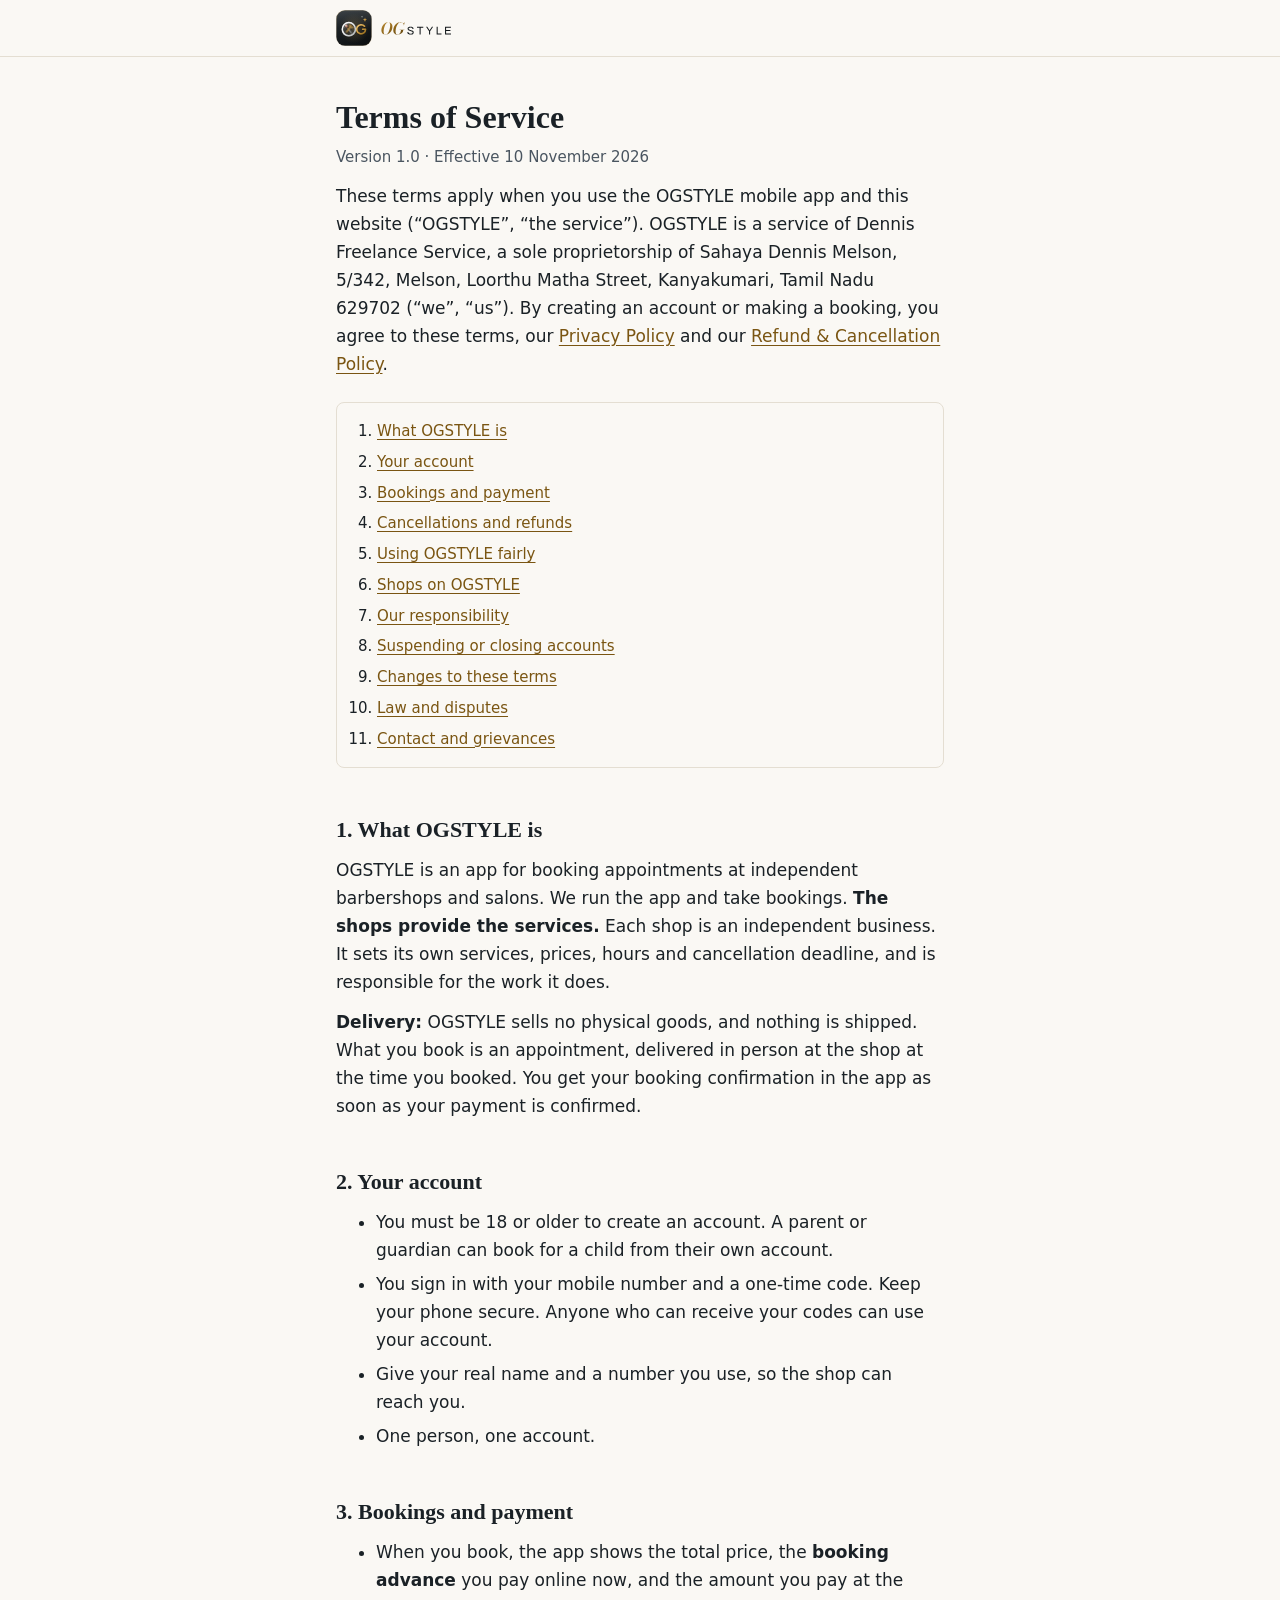
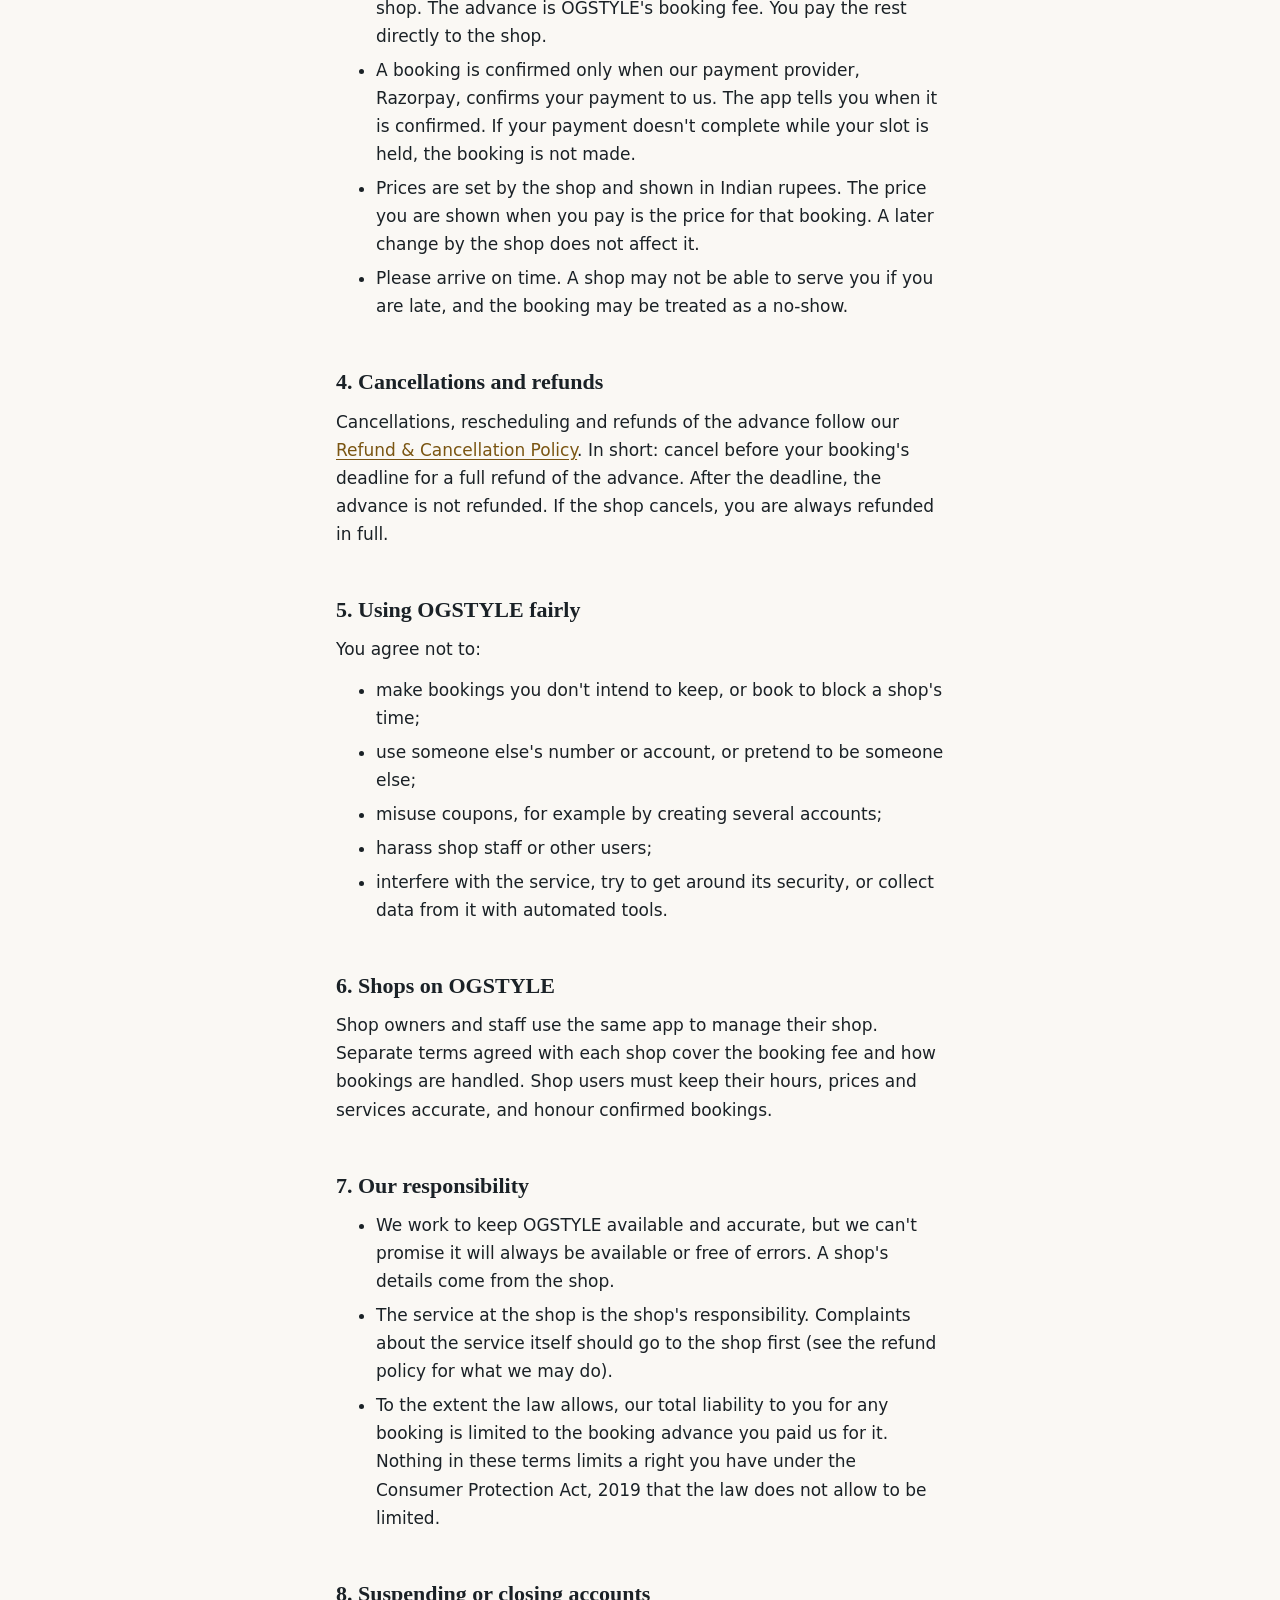
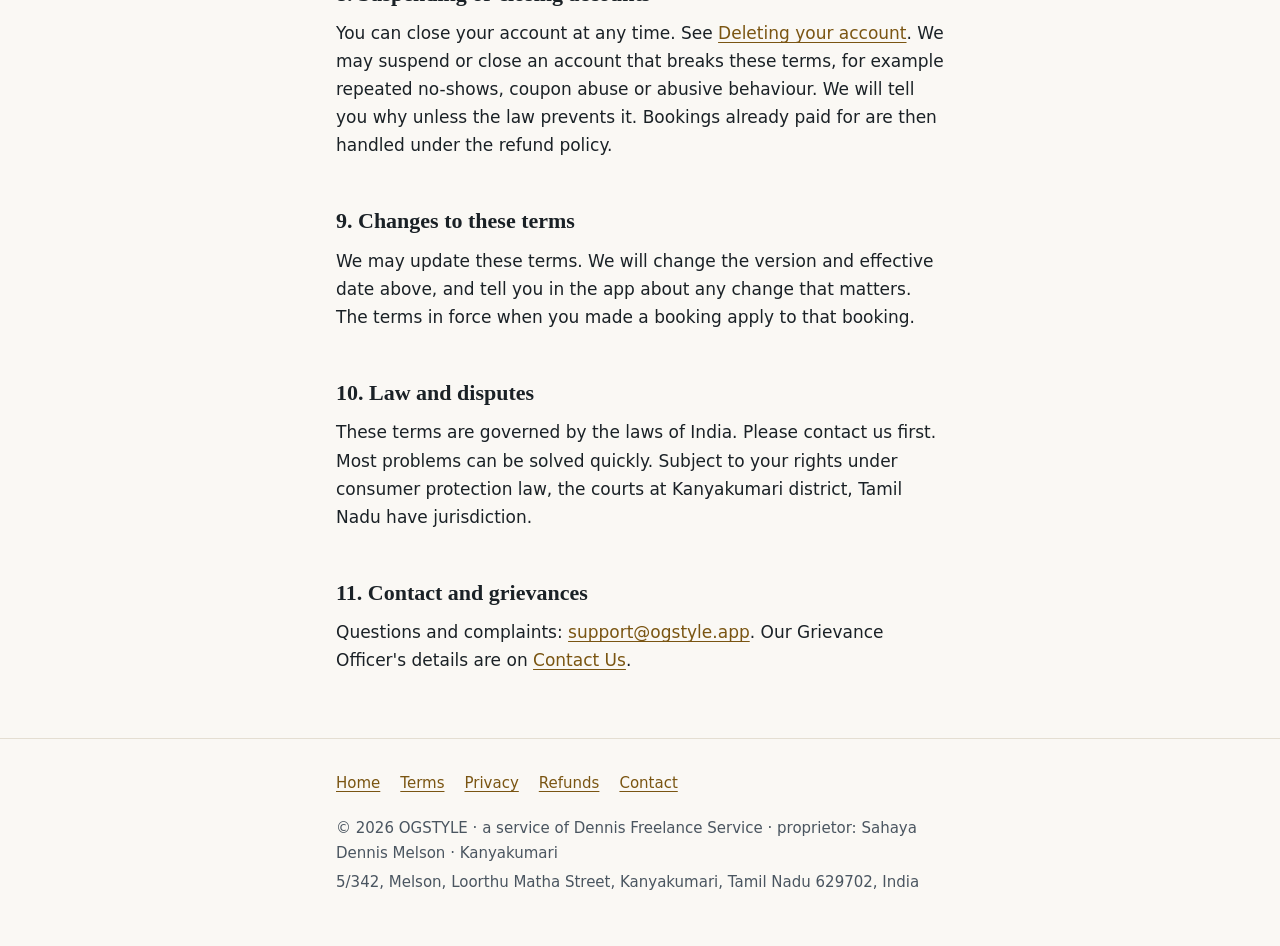
<file: docs/terms/index.html>
<!doctype html>
<html lang="en">
  <head>
    <meta charset="utf-8" />
    <meta name="viewport" content="width=device-width, initial-scale=1" />
    <title>Terms of Service — OGSTYLE</title>
    <meta name="description" content="The terms for using the OGSTYLE booking app." />
    <link rel="stylesheet" href="../style.css" />
    <link rel="icon" href="../favicon.ico" sizes="any" />
    <link rel="icon" href="../favicon.svg" type="image/svg+xml" />
    <link rel="apple-touch-icon" href="../apple-touch-icon.png" />
    <link rel="manifest" href="../site.webmanifest" />
  </head>
  <body>
    <!--
      LAWYER: review the whole page before launch. Written in plain English to
      a standard, not by a lawyer. Specific points are marked inline.
      Facts about money and cancellation live on the refund page; this page
      points there rather than restating them, so there is one place to keep
      true (POLICY-FACTS).
    -->
    <header class="site-header">
      <div class="wrap">
        <a class="wordmark" href="../"><picture><source srcset="../assets/logo.svg" media="(prefers-color-scheme: dark)" /><img src="../assets/logo-light-bg.svg" width="117" height="36" alt="OGSTYLE" /></picture></a>
      </div>
    </header>

    <main class="wrap">
      <h1>Terms of Service</h1>
      <p class="meta">Version 1.0 · Effective 10 November 2026</p>

      <p>
        These terms apply when you use the OGSTYLE mobile app and this website (“OGSTYLE”, “the
        service”). OGSTYLE is a service of Dennis Freelance Service, a sole proprietorship of
        Sahaya Dennis Melson, 5/342, Melson, Loorthu Matha Street, Kanyakumari, Tamil Nadu 629702
        (“we”, “us”). By creating an account
        or making a booking, you agree to these terms, our
        <a href="../privacy/">Privacy Policy</a> and our
        <a href="../refund-policy/">Refund &amp; Cancellation Policy</a>.
      </p>

      <nav class="toc" aria-label="On this page">
        <ol>
          <li><a href="#what">What OGSTYLE is</a></li>
          <li><a href="#account">Your account</a></li>
          <li><a href="#booking">Bookings and payment</a></li>
          <li><a href="#cancel">Cancellations and refunds</a></li>
          <li><a href="#conduct">Using OGSTYLE fairly</a></li>
          <li><a href="#shops">Shops on OGSTYLE</a></li>
          <li><a href="#liability">Our responsibility</a></li>
          <li><a href="#ending">Suspending or closing accounts</a></li>
          <li><a href="#changes">Changes to these terms</a></li>
          <li><a href="#law">Law and disputes</a></li>
          <li><a href="#contact">Contact and grievances</a></li>
        </ol>
      </nav>

      <h2 id="what">1. What OGSTYLE is</h2>
      <p>
        OGSTYLE is an app for booking appointments at independent barbershops and salons. We run the
        app and take bookings. <strong>The shops provide the services.</strong> Each shop is an
        independent business. It sets its own services, prices, hours and cancellation deadline,
        and is responsible for the work it does.
        <!-- LAWYER: marketplace / intermediary characterisation (Consumer
             Protection (E-Commerce) Rules 2020; IT Act s.79). -->
      </p>
      <p>
        <!-- Razorpay's activation checklist often asks for a shipping/delivery
             policy even for services; this paragraph is that policy. -->
        <strong>Delivery:</strong> OGSTYLE sells no physical goods, and nothing is shipped. What you
        book is an appointment, delivered in person at the shop at the time you booked. You get
        your booking confirmation in the app as soon as your payment is confirmed.
      </p>

      <h2 id="account">2. Your account</h2>
      <ul>
        <li>
          You must be 18 or older to create an account. A parent or guardian can book for a child
          from their own account.
          <!-- LAWYER: confirm (Indian Contract Act capacity; DPDP s.9). -->
        </li>
        <li>
          You sign in with your mobile number and a one-time code. Keep your phone secure. Anyone
          who can receive your codes can use your account.
        </li>
        <li>Give your real name and a number you use, so the shop can reach you.</li>
        <li>One person, one account.</li>
      </ul>

      <h2 id="booking">3. Bookings and payment</h2>
      <ul>
        <li>
          <!-- PF-1, PF-2 -->
          When you book, the app shows the total price, the <strong>booking advance</strong> you pay
          online now, and the amount you pay at the shop. The advance is OGSTYLE's booking fee. You
          pay the rest directly to the shop.
        </li>
        <li>
          <!-- PF-9 -->
          A booking is confirmed only when our payment provider, Razorpay, confirms your payment to
          us. The app tells you when it is confirmed. If your payment doesn't complete while your
          slot is held, the booking is not made.
        </li>
        <li>
          Prices are set by the shop and shown in Indian rupees. The price you are shown when you
          pay is the price for that booking. A later change by the shop does not affect it.
          <!-- PF-14 -->
          <!-- CA: state whether prices include GST, and whether GST applies
               to the booking advance, once registration status is settled. -->
        </li>
        <li>
          Please arrive on time. A shop may not be able to serve you if you are late, and the
          booking may be treated as a no-show.
        </li>
      </ul>

      <h2 id="cancel">4. Cancellations and refunds</h2>
      <p>
        Cancellations, rescheduling and refunds of the advance follow our
        <a href="../refund-policy/">Refund &amp; Cancellation Policy</a>. In short: cancel before
        your booking's deadline for a full refund of the advance. After the deadline, the advance is
        not refunded. If the shop cancels, you are always refunded in full.
      </p>

      <h2 id="conduct">5. Using OGSTYLE fairly</h2>
      <p>You agree not to:</p>
      <ul>
        <li>make bookings you don't intend to keep, or book to block a shop's time;</li>
        <li>use someone else's number or account, or pretend to be someone else;</li>
        <li>misuse coupons, for example by creating several accounts;</li>
        <li>harass shop staff or other users;</li>
        <li>
          interfere with the service, try to get around its security, or collect data from it with
          automated tools.
        </li>
      </ul>

      <h2 id="shops">6. Shops on OGSTYLE</h2>
      <p>
        Shop owners and staff use the same app to manage their shop. Separate terms agreed with each
        shop cover the booking fee and how bookings are handled. Shop users must keep their hours,
        prices and services accurate, and honour confirmed bookings.
        <!-- FILL-IN: the written shop agreement (PAYMENTS-SPEC §11) is not
             drafted yet. LAWYER. -->
      </p>

      <h2 id="liability">7. Our responsibility</h2>
      <ul>
        <li>
          We work to keep OGSTYLE available and accurate, but we can't promise it will always be
          available or free of errors. A shop's details come from the shop.
        </li>
        <li>
          The service at the shop is the shop's responsibility. Complaints about the service itself
          should go to the shop first (see the refund policy for what we may do).
        </li>
        <li>
          To the extent the law allows, our total liability to you for any booking is limited to the
          booking advance you paid us for it. Nothing in these terms limits a right you have under
          the Consumer Protection Act, 2019 that the law does not allow to be limited.
          <!-- LAWYER: limitation-of-liability wording and enforceability. -->
        </li>
      </ul>

      <h2 id="ending">8. Suspending or closing accounts</h2>
      <p>
        You can close your account at any time. See
        <a href="../privacy/#delete">Deleting your account</a>. We may suspend or close an account
        that breaks these terms, for example repeated no-shows, coupon abuse or abusive behaviour.
        We will tell you why unless the law prevents it. Bookings already paid for are then handled
        under the refund policy.
      </p>

      <h2 id="changes">9. Changes to these terms</h2>
      <p>
        We may update these terms. We will change the version and effective date above, and tell
        you in the app about any change that matters. The terms in force when you made a booking
        apply to that booking.
      </p>

      <h2 id="law">10. Law and disputes</h2>
      <p>
        These terms are governed by the laws of India. Please contact us first. Most problems can
        be solved quickly. Subject to your rights under consumer protection law, the courts at
        Kanyakumari district, Tamil Nadu have jurisdiction.
        <!-- LAWYER: confirm the court seat (Nagercoil / Kanniyakumari District)
             and that consumers keep their statutory forum choice. -->
      </p>

      <h2 id="contact">11. Contact and grievances</h2>
      <p>
        Questions and complaints: <a href="mailto:support@ogstyle.app">support@ogstyle.app</a>. Our
        Grievance Officer's details are on <a href="../contact/">Contact Us</a>.
      </p>
    </main>

    <footer class="site-footer">
      <div class="wrap">
        <nav aria-label="Policies">
          <ul>
            <li><a href="../">Home</a></li>
            <li><a href="../terms/">Terms</a></li>
            <li><a href="../privacy/">Privacy</a></li>
            <li><a href="../refund-policy/">Refunds</a></li>
            <li><a href="../contact/">Contact</a></li>
          </ul>
        </nav>
        <p>© 2026 OGSTYLE · a service of Dennis Freelance Service · proprietor: Sahaya Dennis Melson · Kanyakumari</p>
        <p>5/342, Melson, Loorthu Matha Street, Kanyakumari, Tamil Nadu 629702, India</p>
      </div>
    </footer>
  </body>
</html>
</file>
<file: docs/landing.css>
/* OGSTYLE landing. Dark glass + brass, from the app's tokens (mobile/src/theme/tokens.ts).
   Policy pages keep style.css; this file is the landing page only.
   Motion: transform and opacity only. Blur is never animated, and full backdrop blur
   is used only at >= 1024px (phones get translucent no-blur glass). */

/* ---------- Fonts: self-hosted woff2 subsets (OFL, licences in fonts/) ---------- */
@font-face {
  font-family: 'Bodoni Moda';
  src: url('fonts/bodoni-moda-600.woff2') format('woff2');
  font-weight: 600;
  font-style: normal;
  font-display: swap;
}
@font-face {
  font-family: 'Bodoni Moda';
  src: url('fonts/bodoni-moda-500.woff2') format('woff2');
  font-weight: 500;
  font-style: normal;
  font-display: swap;
}
@font-face {
  font-family: 'Bodoni Moda';
  src: url('fonts/bodoni-moda-500-italic.woff2') format('woff2');
  font-weight: 500;
  font-style: italic;
  font-display: swap;
}
@font-face {
  font-family: 'Archivo';
  src: url('fonts/archivo-400.woff2') format('woff2');
  font-weight: 400;
  font-style: normal;
  font-display: swap;
}
@font-face {
  font-family: 'Archivo';
  src: url('fonts/archivo-600.woff2') format('woff2');
  font-weight: 600;
  font-style: normal;
  font-display: swap;
}
@font-face {
  font-family: 'Noto Sans Tamil';
  src: url('fonts/noto-sans-tamil-400.woff2') format('woff2');
  font-weight: 400;
  font-style: normal;
  font-display: swap;
  unicode-range: U+0B80-0BFF, U+200C-200D, U+25CC;
}

/* ---------- Tokens ---------- */
:root {
  --base-deep: #0b0e10;
  --base: #12171a;
  --base-raised: #1a2126;
  --brass: #d8a64a;
  --brass-bright: #efc578;
  --brass-deep: #8e6518;
  --brass-glow: rgba(216, 166, 74, 0.22);
  --steel: #7e93a8;
  --on-brass: #14100a;
  --text: #f3f5f6;
  --text-2: rgba(243, 245, 246, 0.74);
  --text-3: rgba(243, 245, 246, 0.62); /* lowest used for body-size text: >= 4.5:1 on base */

  /* Glass. Phones: near-opaque fill, no blur. Desktop overrides below. */
  --glass-fill: rgba(22, 27, 31, 0.86);
  --glass-stroke: rgba(255, 255, 255, 0.1);
  --glass-highlight: rgba(255, 255, 255, 0.14);
  --glass-shadow: 0 18px 40px -18px rgba(0, 0, 0, 0.7);
  --glass-blur: none;

  --font-display: 'Bodoni Moda', 'Didot', 'Bodoni 72', Georgia, serif;
  --font-body: 'Archivo', system-ui, -apple-system, 'Segoe UI', Roboto, sans-serif;
  --font-tamil: 'Noto Sans Tamil', 'Tamil Sangam MN', 'Latha', sans-serif;

  --radius: 20px;
  --radius-sm: 12px;
  --gutter: 16px;
  --ease: cubic-bezier(0.22, 1, 0.36, 1);
  color-scheme: dark;
}
@media (min-width: 640px) {
  :root { --gutter: 24px; }
}
@media (min-width: 1024px) {
  :root {
    --gutter: 32px;
    --glass-fill: rgba(255, 255, 255, 0.055);
    --glass-blur: blur(16px) saturate(140%);
  }
}

/* ---------- Base ---------- */
*,
*::before,
*::after { box-sizing: border-box; }
html {
  scroll-behavior: smooth;
  scroll-padding-top: 80px;
  -webkit-text-size-adjust: 100%;
  overflow-x: clip;
}
body {
  margin: 0;
  background: var(--base-deep);
  color: var(--text);
  font-family: var(--font-body);
  font-size: 1rem;
  line-height: 1.6;
  -webkit-font-smoothing: antialiased;
  overflow-x: clip;
}
img { display: block; max-width: 100%; height: auto; }
a { color: var(--brass-bright); }
a:focus-visible,
button:focus-visible,
summary:focus-visible,
[tabindex]:focus-visible {
  outline: 2px solid var(--brass-bright);
  outline-offset: 3px;
  border-radius: 6px;
}
h1, h2, h3 { margin: 0; font-weight: 600; letter-spacing: -0.01em; }
h2 {
  font-family: var(--font-display);
  font-size: clamp(2rem, 5.2vw, 3.25rem);
  line-height: 1.08;
}
h3 { font-size: 1.0625rem; line-height: 1.35; }
p { margin: 0; }
ul, ol { margin: 0; padding: 0; list-style: none; }

.sprite { position: absolute; width: 0; height: 0; overflow: hidden; }
.icon {
  width: 1.25em;
  height: 1.25em;
  flex: none;
  fill: none;
  stroke: currentColor;
  stroke-width: 1.75;
  stroke-linecap: round;
  stroke-linejoin: round;
}
.container {
  width: 100%;
  max-width: 1200px;
  margin-inline: auto;
  padding-inline: var(--gutter);
}
.container--narrow { max-width: 820px; }

.skip {
  position: absolute;
  left: var(--gutter);
  top: -100px;
  z-index: 100;
  padding: 10px 16px;
  background: var(--brass);
  color: var(--on-brass);
  border-radius: 10px;
  font-weight: 600;
  text-decoration: none;
}
.skip:focus { top: 12px; }

/* Visible placeholder (check.sh refuses to publish while any remain). */
.fill {
  display: inline-block;
  padding: 0 6px;
  border: 1px dashed var(--brass);
  border-radius: 6px;
  color: var(--brass-bright);
  font-weight: 600;
  font-size: 0.92em;
  line-height: 1.5;
  white-space: nowrap;
}

.grad {
  background: linear-gradient(100deg, var(--brass-bright) 0%, var(--brass) 45%, #c58d33 70%, var(--brass-bright) 100%);
  -webkit-background-clip: text;
  background-clip: text;
  color: transparent;
}
.eyebrow {
  display: inline-flex;
  align-items: center;
  gap: 8px;
  font-size: 0.8125rem;
  font-weight: 600;
  letter-spacing: 0.14em;
  text-transform: uppercase;
  color: var(--brass);
}

/* ---------- Glass ---------- */
.glass {
  position: relative;
  background: var(--glass-fill);
  border: 1px solid var(--glass-stroke);
  border-radius: var(--radius);
  box-shadow: inset 0 1px 0 var(--glass-highlight), var(--glass-shadow);
  -webkit-backdrop-filter: var(--glass-blur);
  backdrop-filter: var(--glass-blur);
}

/* ---------- Buttons ---------- */
.btn {
  display: inline-flex;
  align-items: center;
  justify-content: center;
  gap: 10px;
  min-height: 48px;
  padding: 12px 22px;
  border-radius: 999px;
  border: 1px solid transparent;
  font: 600 0.9875rem/1.2 var(--font-body);
  text-decoration: none;
  cursor: pointer;
  transition: transform 0.3s var(--ease), box-shadow 0.3s var(--ease), background-color 0.3s;
}
.btn--sm { min-height: 40px; padding: 8px 18px; font-size: 0.9rem; }
.btn--brass {
  background: linear-gradient(180deg, var(--brass-bright), var(--brass));
  color: var(--on-brass);
  box-shadow: inset 0 1px 0 rgba(255, 255, 255, 0.35), 0 8px 24px -10px var(--brass-glow);
}
.btn--brass .fill { color: var(--on-brass); border-color: var(--on-brass); }
.btn--ghost {
  background: rgba(255, 255, 255, 0.04);
  border-color: rgba(216, 166, 74, 0.45);
  color: var(--text);
}
@media (hover: hover) {
  .btn:hover { transform: translateY(-2px); }
  .btn--brass:hover { box-shadow: inset 0 1px 0 rgba(255, 255, 255, 0.35), 0 14px 32px -10px rgba(216, 166, 74, 0.5); }
  .btn--ghost:hover { background: rgba(216, 166, 74, 0.1); }
}

.store {
  display: inline-flex;
  align-items: center;
  gap: 12px;
  min-height: 56px;
  padding: 8px 22px 8px 16px;
  border-radius: 14px;
  background: #050607;
  border: 1px solid rgba(255, 255, 255, 0.22);
  color: var(--text);
  text-decoration: none;
  box-shadow: inset 0 1px 0 rgba(255, 255, 255, 0.1);
  transition: transform 0.3s var(--ease), border-color 0.3s;
}
.store__logo { width: 26px; height: 26px; color: var(--brass-bright); }
.store__text { display: flex; flex-direction: column; line-height: 1.15; }
.store__text small { font-size: 0.72rem; color: var(--text-2); letter-spacing: 0.02em; }
.store__text strong { font-size: 1.15rem; font-weight: 600; }
@media (hover: hover) {
  .store:hover { transform: translateY(-2px); border-color: rgba(216, 166, 74, 0.6); }
}

/* ---------- Nav ---------- */
.nav {
  position: sticky;
  top: 0;
  z-index: 50;
  background: rgba(11, 14, 16, 0.9);
  border-bottom: 1px solid rgba(255, 255, 255, 0.06);
}
@media (min-width: 1024px) {
  .nav {
    background: rgba(11, 14, 16, 0.6);
    -webkit-backdrop-filter: blur(16px) saturate(140%);
    backdrop-filter: blur(16px) saturate(140%);
  }
}
.nav__inner {
  display: flex;
  align-items: center;
  gap: 16px;
  min-height: 64px;
}
.logo {
  font-family: var(--font-display);
  font-weight: 600;
  font-size: 1.5rem;
  letter-spacing: 0.02em;
  color: var(--text);
  text-decoration: none;
  margin-right: auto;
}
.logo span { color: var(--brass); }
.logo img { display: block; height: 36px; width: auto; }
.nav__links { display: none; }
.nav__links a {
  color: var(--text-2);
  text-decoration: none;
  font-size: 0.9375rem;
  padding: 8px 2px;
  transition: color 0.2s;
}
.nav__links a:hover { color: var(--text); }
.nav__toggle {
  display: inline-grid;
  place-items: center;
  width: 44px;
  height: 44px;
  border: 1px solid rgba(255, 255, 255, 0.14);
  border-radius: 12px;
  background: rgba(255, 255, 255, 0.04);
  color: var(--text);
  cursor: pointer;
}
.nav__toggle .icon { width: 22px; height: 22px; grid-area: 1 / 1; }
.nav__toggle .icon--close,
.nav__toggle[aria-expanded='true'] .icon--open { display: none; }
.nav__toggle[aria-expanded='true'] .icon--close { display: block; }

@media (max-width: 899.98px) {
  .nav__cta { display: none; }
  .nav__links.is-open {
    display: flex;
    flex-direction: column;
    position: absolute;
    top: 100%;
    left: 0;
    right: 0;
    padding: 8px var(--gutter) 20px;
    background: var(--base-deep);
    border-bottom: 1px solid rgba(255, 255, 255, 0.08);
    box-shadow: 0 24px 40px -20px rgba(0, 0, 0, 0.8);
  }
  .nav__links.is-open a {
    padding: 14px 0;
    font-size: 1.0625rem;
    border-bottom: 1px solid rgba(255, 255, 255, 0.06);
  }
  .nav__links.is-open a:last-child { border-bottom: 0; }
}
@media (min-width: 900px) {
  .nav__links { display: flex; gap: 28px; margin-right: 8px; }
  .nav__toggle { display: none; }
}

/* ---------- Hero ---------- */
.hero {
  position: relative;
  overflow: hidden;
  isolation: isolate;
  padding: 48px 0 72px;
}
.aurora { position: absolute; inset: 0; z-index: -1; pointer-events: none; }
.aurora span {
  position: absolute;
  border-radius: 50%;
  will-change: transform;
}
/* Pre-softened gradients instead of filter: blur, so nothing blurs at runtime. */
.aurora__a {
  width: 820px; height: 820px;
  left: -260px; top: -320px;
  background: radial-gradient(closest-side, rgba(216, 166, 74, 0.28), rgba(216, 166, 74, 0) 70%);
  animation: drift-a 26s ease-in-out infinite alternate;
}
.aurora__b {
  width: 700px; height: 700px;
  right: -240px; top: 40px;
  background: radial-gradient(closest-side, rgba(142, 101, 24, 0.34), rgba(142, 101, 24, 0) 70%);
  animation: drift-b 32s ease-in-out infinite alternate;
}
.aurora__c {
  width: 620px; height: 620px;
  left: 30%; bottom: -380px;
  background: radial-gradient(closest-side, rgba(90, 124, 156, 0.18), rgba(90, 124, 156, 0) 70%);
  animation: drift-c 38s ease-in-out infinite alternate;
}
.hero::after {
  /* fine vignette so the copy sits on a calm field */
  content: '';
  position: absolute;
  inset: 0;
  z-index: -1;
  background: linear-gradient(180deg, rgba(11, 14, 16, 0) 60%, var(--base-deep) 100%);
}
@keyframes drift-a { to { transform: translate3d(140px, 90px, 0) scale(1.12); } }
@keyframes drift-b { to { transform: translate3d(-120px, 70px, 0) scale(0.92); } }
@keyframes drift-c { to { transform: translate3d(-90px, -60px, 0) scale(1.1); } }

.hero__inner {
  display: grid;
  gap: 48px;
  align-items: center;
}
.hero__copy { max-width: 620px; }
.hero__title {
  font-family: var(--font-display);
  font-size: clamp(2.75rem, 11vw, 5.25rem);
  line-height: 1.02;
  letter-spacing: -0.02em;
  margin: 18px 0 20px;
}
.hero__title span { display: block; }
.lede {
  font-size: clamp(1.0625rem, 2.4vw, 1.25rem);
  color: var(--text-2);
  max-width: 34em;
}
.tamil {
  margin-top: 14px;
  font-family: var(--font-tamil);
  font-size: 1.0625rem;
  color: var(--brass-bright);
}
.hero__ctas {
  display: flex;
  flex-wrap: wrap;
  align-items: center;
  gap: 14px;
  margin-top: 32px;
}

/* Hero text reveal: CSS only, runs once on load. */
.hero__line {
  animation: rise 0.9s var(--ease) both;
  animation-delay: calc(var(--d, 0) * 90ms + 80ms);
}
@keyframes rise {
  from { opacity: 0; transform: translate3d(0, 18px, 0); }
  to { opacity: 1; transform: none; }
}

.hero__visual {
  animation: rise 1s var(--ease) 0.35s both;
  position: relative;
  display: grid;
  place-items: center;
}
.phone-glow {
  position: absolute;
  width: 120%;
  aspect-ratio: 1;
  max-width: 560px;
  border-radius: 50%;
  background: radial-gradient(closest-side, rgba(216, 166, 74, 0.32), rgba(216, 166, 74, 0.08) 55%, rgba(216, 166, 74, 0) 72%);
  animation: glow 7s ease-in-out infinite alternate;
}
@keyframes glow {
  from { opacity: 0.7; transform: scale(0.96); }
  to { opacity: 1; transform: scale(1.04); }
}
.phone {
  position: relative;
  margin: 0;
  width: min(72vw, 300px);
  padding: 10px;
  border-radius: 44px;
  background: linear-gradient(160deg, #2a3137, #0f1316 40%, #1d2328);
  border: 1px solid rgba(255, 255, 255, 0.16);
  box-shadow:
    inset 0 1px 0 rgba(255, 255, 255, 0.18),
    0 0 0 1px rgba(0, 0, 0, 0.6),
    0 40px 80px -30px rgba(0, 0, 0, 0.9),
    0 0 60px -20px var(--brass-glow);
}
.phone img {
  width: 100%;
  border-radius: 34px;
  aspect-ratio: 540 / 1200;
  background: var(--base);
}
.phone[data-parallax] { will-change: transform; }

@media (min-width: 900px) {
  .hero { padding: 72px 0 112px; }
  .hero__inner { grid-template-columns: 1.15fr 0.85fr; gap: 40px; }
  .phone { width: 320px; }
}


/* ---------- Hero scene: vanity bulbs round the phone + floating booking cards (as in the app) ---------- */
.vanity {
  position: absolute;
  inset: -15px;
  pointer-events: none;
}
.vanity i {
  position: absolute;
  width: 22px;
  height: 22px;
  margin: -11px 0 0 -11px;
  border-radius: 50%;
  background: radial-gradient(circle, #efc578 0 4.5px, rgba(216, 166, 74, 0.3) 5.5px, rgba(216, 166, 74, 0) 11px);
  animation: bulb-on 0.3s ease-out calc(0.5s + var(--i) * 0.07s) both;
}
@keyframes bulb-on {
  from { opacity: 0.15; }
  to { opacity: 1; }
}

.fcard {
  position: absolute;
  z-index: 2;
  display: flex;
  align-items: center;
  gap: 10px;
  padding: 12px 14px;
  border-radius: 18px;
  background: rgba(22, 27, 31, 0.9);
  border: 1px solid var(--glass-stroke);
  border-top-color: var(--glass-highlight);
  color: var(--text);
  font-size: 0.9rem;
  white-space: nowrap;
  overflow: hidden;
  opacity: 0;
  animation:
    card-in 0.9s var(--ease) var(--in) both,
    bob var(--float) ease-in-out calc(var(--in) + 0.9s) infinite alternate;
}
/* a brass sheen crossing each card now and then */
.fcard::after {
  content: '';
  position: absolute;
  inset: -40% auto -40% 0;
  width: 70px;
  background: linear-gradient(90deg, transparent, var(--brass-glow), transparent);
  transform: translateX(-120px) rotate(15deg);
  animation: sheen 6s ease-in-out calc(var(--in) + 1.5s) infinite;
}
@keyframes card-in {
  from { opacity: 0; transform: translate3d(0, 26px, 0) rotate(var(--tilt)); }
  to { opacity: 1; transform: translate3d(0, 0, 0) rotate(var(--tilt)); }
}
@keyframes bob {
  from { opacity: 1; transform: translate3d(0, 0, 0) rotate(var(--tilt)); }
  to { opacity: 1; transform: translate3d(0, 12px, 0) rotate(var(--tilt)); }
}
@keyframes sheen {
  0%, 70% { transform: translateX(-120px) rotate(15deg); }
  100% { transform: translateX(320px) rotate(15deg); }
}
.fcard strong { display: block; font-weight: 600; font-size: 1rem; }
.fcard small { display: flex; align-items: center; gap: 6px; color: var(--text-2); font-size: 0.8rem; }
.fcard__icon {
  display: grid;
  place-items: center;
  width: 36px;
  height: 36px;
  border-radius: 11px;
  background: var(--brass-glow);
  border: 1px solid var(--brass-deep);
  color: var(--brass-bright);
}
.fcard .icon { width: 18px; height: 18px; }
.dot { width: 7px; height: 7px; border-radius: 50%; background: #4fb286; display: inline-block; }

.fcard--shop { --tilt: 5deg; --in: 0.95s; --float: 4s; top: 9%; right: -6%; }
.fcard--slots {
  --tilt: -5deg; --in: 0.8s; --float: 3.5s;
  top: 54%; left: -10%;
  flex-direction: column;
  align-items: flex-start;
  gap: 8px;
}
.fcard--booked { --tilt: 0deg; --in: 1.15s; --float: 3s; bottom: 7%; left: 6%; }

.chips { display: flex; gap: 6px; }
.chips b {
  padding: 6px 10px;
  border-radius: 11px;
  font-weight: 500;
  background: rgba(255, 255, 255, 0.05);
  border: 1px solid var(--glass-stroke);
}
.chips b.on {
  background: var(--brass);
  border-color: transparent;
  color: #14100a;
  animation: pop 0.5s cubic-bezier(0.34, 1.8, 0.64, 1) 2.1s both;
}
.tick {
  display: grid;
  place-items: center;
  width: 22px;
  height: 22px;
  border-radius: 50%;
  background: rgba(255, 255, 255, 0.08);
  color: #4fb286;
  animation: pop 0.5s cubic-bezier(0.34, 1.8, 0.64, 1) 2.4s both;
}
.tick .icon { width: 13px; height: 13px; stroke-width: 2.6; }
@keyframes pop {
  from { opacity: 0.35; transform: scale(0.8); }
  to { opacity: 1; transform: scale(1); }
}

@media (max-width: 899px) {
  .fcard { font-size: 0.8rem; padding: 10px 12px; }
  .fcard--shop { right: 0; top: 4%; }
  .fcard--slots { left: 0; }
  .fcard--booked { left: 50%; margin-left: -100px; bottom: 2%; }
}

/* ---------- Sections ---------- */
.section { position: relative; padding: 72px 0; }
@media (min-width: 900px) { .section { padding: 112px 0; } }
.section__head {
  text-align: center;
  max-width: 720px;
  margin: 0 auto 44px;
  display: grid;
  gap: 14px;
  justify-items: center;
}
.section__head--left { text-align: left; justify-items: start; margin-inline: 0; }
.section__lede { color: var(--text-2); font-size: 1.0625rem; max-width: 36em; }

.grid { display: grid; gap: 16px; }
@media (min-width: 640px) { .grid--3 { grid-template-columns: repeat(2, 1fr); } }
@media (min-width: 1024px) { .grid--3 { grid-template-columns: repeat(3, 1fr); gap: 20px; } }

.card {
  padding: 26px 24px 28px;
  display: grid;
  gap: 10px;
  align-content: start;
  overflow: hidden;
  transition: transform 0.45s var(--ease), box-shadow 0.45s var(--ease), border-color 0.45s;
}
.card p { color: var(--text-2); }
.card::before {
  /* hover glow: a pre-painted layer, faded in with opacity */
  content: '';
  position: absolute;
  inset: 0;
  border-radius: inherit;
  background: radial-gradient(120% 80% at 0% 0%, rgba(216, 166, 74, 0.14), transparent 60%);
  opacity: 0;
  transition: opacity 0.45s var(--ease);
  pointer-events: none;
}
@media (hover: hover) {
  .card:hover {
    transform: translateY(-4px);
    border-color: rgba(216, 166, 74, 0.35);
    box-shadow: inset 0 1px 0 var(--glass-highlight), 0 24px 50px -20px rgba(0, 0, 0, 0.8), 0 0 40px -16px var(--brass-glow);
  }
  .card:hover::before { opacity: 1; }
}
.card__num {
  position: absolute;
  top: 14px;
  right: 20px;
  font-family: var(--font-display);
  font-size: 3.25rem;
  line-height: 1;
  color: rgba(216, 166, 74, 0.16);
}
.badge {
  display: inline-grid;
  place-items: center;
  width: 46px;
  height: 46px;
  margin-bottom: 6px;
  border-radius: 14px;
  color: var(--brass-bright);
  background: linear-gradient(160deg, rgba(216, 166, 74, 0.22), rgba(216, 166, 74, 0.06));
  border: 1px solid rgba(216, 166, 74, 0.3);
}
.badge .icon { width: 22px; height: 22px; }

/* ---------- Owners ---------- */
.owners {
  background:
    radial-gradient(60% 50% at 85% 40%, rgba(216, 166, 74, 0.08), transparent 70%),
    linear-gradient(180deg, transparent, rgba(26, 33, 38, 0.5) 30%, rgba(26, 33, 38, 0.5) 70%, transparent);
}
.owners__inner { display: grid; gap: 48px; align-items: center; }
.owner-list { display: grid; gap: 22px; margin-bottom: 28px; }
.owner-list li { display: flex; gap: 16px; align-items: flex-start; }
.owner-list .badge { margin: 0; }
.owner-list p { color: var(--text-2); margin-top: 2px; }
.money {
  padding: 22px 24px;
  border-color: rgba(216, 166, 74, 0.32);
  display: grid;
  gap: 10px;
}
.money p { color: var(--text-2); }
.money .money__title {
  font-family: var(--font-display);
  font-size: 1.375rem;
  line-height: 1.3;
  color: var(--text);
}
.owners__visual { display: grid; place-items: center; }
@media (min-width: 900px) {
  .owners__inner { grid-template-columns: 1.1fr 0.9fr; gap: 64px; }
  .phone--tilt { transform: rotate(3deg); }
}

/* ---------- Carousel ---------- */
.carousel { position: relative; }
.carousel__track {
  display: grid;
  grid-auto-flow: column;
  grid-auto-columns: min(62vw, 240px);
  gap: 18px;
  overflow-x: auto;
  overscroll-behavior-x: contain;
  scroll-snap-type: x mandatory;
  scroll-padding-inline: var(--gutter);
  padding: 8px var(--gutter) 22px;
  margin-inline: calc(var(--gutter) * -1);
  scrollbar-width: thin;
  scrollbar-color: rgba(216, 166, 74, 0.4) transparent;
}
@media (min-width: 1024px) { .carousel__track { grid-auto-columns: 250px; gap: 24px; } }
.shot { scroll-snap-align: start; display: grid; gap: 12px; }
.shot img {
  width: 100%;
  aspect-ratio: 540 / 1200;
  border-radius: 26px;
  border: 1px solid rgba(255, 255, 255, 0.12);
  background: var(--base);
  box-shadow: 0 24px 40px -24px rgba(0, 0, 0, 0.9);
}
.shot p { text-align: center; color: var(--text-2); font-size: 0.9375rem; }
.carousel__note { text-align: center; color: var(--text-3); font-size: 0.875rem; margin-top: 4px; }
.carousel__controls { display: flex; justify-content: center; gap: 12px; margin-top: 8px; }
.carousel__btn {
  display: inline-grid;
  place-items: center;
  width: 48px;
  height: 48px;
  border-radius: 50%;
  border: 1px solid rgba(216, 166, 74, 0.45);
  background: rgba(255, 255, 255, 0.04);
  color: var(--brass-bright);
  cursor: pointer;
  transition: transform 0.3s var(--ease), background-color 0.3s, opacity 0.3s;
}
.carousel__btn[disabled] { opacity: 0.35; cursor: default; }
@media (hover: hover) {
  .carousel__btn:not([disabled]):hover { background: rgba(216, 166, 74, 0.12); transform: translateY(-2px); }
}

/* ---------- FAQ ---------- */
.faq { display: grid; gap: 12px; }
.faq details { border-radius: var(--radius-sm); transition: border-color 0.3s; }
.faq details[open] { border-color: rgba(216, 166, 74, 0.35); }
.faq summary {
  display: flex;
  align-items: center;
  justify-content: space-between;
  gap: 16px;
  padding: 18px 20px;
  min-height: 56px;
  font-weight: 600;
  font-size: 1.0625rem;
  cursor: pointer;
  list-style: none;
}
.faq summary::-webkit-details-marker { display: none; }
.faq summary .icon { color: var(--brass); transition: transform 0.3s var(--ease); }
.faq details[open] summary .icon { transform: rotate(180deg); }
.faq__body { padding: 0 20px 20px; display: grid; gap: 10px; color: var(--text-2); }
.faq__more { margin-top: 24px; text-align: center; color: var(--text-2); }

/* ---------- CTA ---------- */
.cta__band {
  overflow: hidden;
  text-align: center;
  padding: 56px 22px;
  display: grid;
  gap: 16px;
  justify-items: center;
  border-color: rgba(216, 166, 74, 0.3);
  background:
    radial-gradient(70% 90% at 50% 0%, rgba(216, 166, 74, 0.16), transparent 70%),
    var(--glass-fill);
}
.cta__row { display: flex; flex-wrap: wrap; justify-content: center; gap: 12px; margin-top: 8px; }
.cta__owners {
  margin-top: 28px;
  padding-top: 32px;
  border-top: 1px solid rgba(255, 255, 255, 0.08);
  display: grid;
  gap: 8px;
  justify-items: center;
  width: 100%;
  max-width: 560px;
}
.cta__owners h3 { font-family: var(--font-display); font-size: 1.5rem; }
.cta__owners p { color: var(--text-2); }
@media (min-width: 900px) { .cta__band { padding: 80px 48px; } }

/* ---------- Footer ---------- */
.footer {
  border-top: 1px solid rgba(255, 255, 255, 0.07);
  padding: 40px 0 48px;
}
.footer__inner { display: grid; gap: 20px; justify-items: start; }
.footer__links { display: flex; flex-wrap: wrap; gap: 8px 24px; }
.footer__links a {
  color: var(--text-2);
  text-decoration: none;
  display: inline-block;
  padding: 6px 0;
}
.footer__links a:hover { color: var(--brass-bright); }
.footer__legal { color: var(--text-3); font-size: 0.875rem; }
@media (min-width: 900px) {
  .footer__inner { grid-template-columns: auto 1fr; align-items: center; }
  .footer__inner nav { justify-self: end; }
  .footer__legal { grid-column: 1 / -1; }
}

/* ---------- Scroll reveal (only when JS is running; content is visible without it) ---------- */
.js .reveal {
  opacity: 0;
  transform: translate3d(0, 24px, 0);
  transition: opacity 0.8s var(--ease), transform 0.8s var(--ease);
  transition-delay: calc(var(--i, 0) * 80ms);
}
.js .reveal.is-in { opacity: 1; transform: none; }
/* after the reveal, let hover transforms respond immediately */
.js .reveal.is-done { transition-delay: 0s; }

/* ---------- Reduced motion: no continuous animation, no parallax, no reveals ---------- */
@media (prefers-reduced-motion: reduce) {
  html { scroll-behavior: auto; }
  *,
  *::before,
  *::after {
    animation: none !important;
    transition-duration: 0.01ms !important;
    transition-delay: 0s !important;
  }
  .js .reveal { opacity: 1; transform: none; }
  .fcard { opacity: 1; transform: rotate(var(--tilt)); }
  .fcard::after { display: none; }
}
</file>
<file: docs/style.css>
/*
 * OGSTYLE document site. Legibility first: one column, system fonts, no
 * third-party requests (the privacy page should not hand a visitor's IP to a
 * font CDN). Colours take their cue from the app's tokens (mobile/src/theme/
 * tokens.ts — brass on near-black), lightened for reading by default and
 * following the phone into dark mode.
 */
:root {
  --bg: #faf8f4;
  --surface: #ffffff;
  --text: #1a2126;
  --muted: #4a5560;
  --rule: #e4ded2;
  --accent: #7a5512; /* brassDeep, darkened: 6.4:1 on --bg */
  --accent-soft: #f3ead8;
  --mark: #fff1c2;
  --mark-text: #5c3d00;
  --measure: 40rem;
  color-scheme: light dark;
}

@media (prefers-color-scheme: dark) {
  :root {
    --bg: #12171a; /* tokens.base */
    --surface: #1a2126; /* tokens.baseRaised */
    --text: #f3f5f6; /* tokens.textPrimary */
    --muted: #b4bec7;
    --rule: #2a3339;
    --accent: #efc578; /* tokens.brassBright */
    --accent-soft: #2a2416;
    --mark: #4a3a10;
    --mark-text: #ffe7a8;
  }
}

*,
*::before,
*::after {
  box-sizing: border-box;
}

html {
  -webkit-text-size-adjust: 100%;
  text-size-adjust: 100%;
}

body {
  margin: 0;
  background: var(--bg);
  color: var(--text);
  font-family: system-ui, -apple-system, 'Segoe UI', Roboto, 'Noto Sans', sans-serif;
  font-size: 1.0625rem;
  line-height: 1.65;
}

.wrap {
  max-width: var(--measure);
  margin: 0 auto;
  padding: 0 1rem;
}

/* ── header / footer ─────────────────────────────────────────────── */

.site-header {
  border-bottom: 1px solid var(--rule);
}

.site-header .wrap {
  display: flex;
  align-items: center;
  justify-content: space-between;
  gap: 1rem;
  min-height: 3.5rem;
}

.wordmark {
  font-family: 'Iowan Old Style', 'Palatino Linotype', Georgia, 'Noto Serif', serif;
  font-weight: 700;
  letter-spacing: 0.06em;
  font-size: 1.25rem;
  color: var(--text);
  text-decoration: none;
}

.wordmark span {
  color: var(--accent);
}

.wordmark img {
  display: block;
  height: 36px;
  width: auto;
}

.site-footer {
  margin-top: 4rem;
  border-top: 1px solid var(--rule);
  padding: 2rem 0 3rem;
  font-size: 0.9375rem;
  color: var(--muted);
}

.site-footer nav ul {
  list-style: none;
  padding: 0;
  margin: 0 0 1.25rem;
  display: flex;
  flex-wrap: wrap;
  gap: 0.5rem 1.25rem;
}

.site-footer p {
  margin: 0.25rem 0;
}

/* ── type ───────────────────────────────────────────────────────── */

h1,
h2,
h3 {
  font-family: 'Iowan Old Style', 'Palatino Linotype', Georgia, 'Noto Serif', serif;
  line-height: 1.25;
  font-weight: 700;
}

h1 {
  font-size: 2rem;
  margin: 2.5rem 0 0.5rem;
}

h2 {
  font-size: 1.375rem;
  margin: 2.5rem 0 0.5rem;
  padding-top: 0.5rem;
}

h3 {
  font-size: 1.125rem;
  margin: 1.75rem 0 0.25rem;
}

p,
ul,
ol {
  margin: 0.75rem 0;
}

li + li {
  margin-top: 0.375rem;
}

/* Inline link rows: the list spacing above must not offset flex items. */
.hero-links li + li,
.site-footer nav li + li {
  margin-top: 0;
}

a {
  color: var(--accent);
  text-underline-offset: 0.18em;
}

a:focus-visible {
  outline: 3px solid var(--accent);
  outline-offset: 2px;
  border-radius: 2px;
}

strong {
  font-weight: 650;
}

.meta {
  color: var(--muted);
  font-size: 0.9375rem;
  margin-top: 0;
}

/* A value still to be filled in before launch. Loud on purpose: a
   placeholder must never reach Razorpay's reviewer unnoticed. */
.fill {
  background: var(--mark);
  color: var(--mark-text);
  padding: 0 0.25em;
  border-radius: 3px;
  font-weight: 600;
}

/* ── blocks ─────────────────────────────────────────────────────── */

.summary {
  background: var(--accent-soft);
  border-left: 4px solid var(--accent);
  border-radius: 0 8px 8px 0;
  padding: 0.75rem 1.25rem;
  margin: 1.5rem 0;
}

.summary ul {
  padding-left: 1.1rem;
}

.toc {
  border: 1px solid var(--rule);
  border-radius: 8px;
  padding: 0.75rem 1.25rem;
  margin: 1.5rem 0;
  font-size: 0.9375rem;
}

.toc ol {
  margin: 0.25rem 0;
  padding-left: 1.25rem;
}

/* Tables collapse to stacked cards on a phone instead of scrolling sideways. */
table {
  width: 100%;
  border-collapse: collapse;
  margin: 1rem 0;
  font-size: 0.9875rem;
}

th,
td {
  text-align: left;
  vertical-align: top;
  padding: 0.625rem 0.75rem;
  border-bottom: 1px solid var(--rule);
}

thead th {
  border-bottom: 2px solid var(--text);
}

@media (max-width: 34rem) {
  table,
  tbody,
  tr,
  td {
    display: block;
  }
  thead {
    position: absolute;
    width: 1px;
    height: 1px;
    overflow: hidden;
    clip: rect(0 0 0 0);
  }
  tr {
    border: 1px solid var(--rule);
    border-radius: 8px;
    padding: 0.5rem 0.75rem;
    margin-bottom: 0.75rem;
    background: var(--surface);
  }
  td {
    border: 0;
    padding: 0.25rem 0;
  }
  td::before {
    content: attr(data-label);
    display: block;
    font-size: 0.8125rem;
    text-transform: uppercase;
    letter-spacing: 0.05em;
    color: var(--muted);
  }
}

.card {
  background: var(--surface);
  border: 1px solid var(--rule);
  border-radius: 10px;
  padding: 1rem 1.25rem;
  margin: 1rem 0;
}

.card h2,
.card h3 {
  margin-top: 0.25rem;
  padding-top: 0;
}

address {
  font-style: normal;
}

/* ── landing ────────────────────────────────────────────────────── */

.hero {
  min-height: calc(100vh - 3.5rem - 1px);
  min-height: calc(100svh - 3.5rem - 1px);
  display: flex;
  flex-direction: column;
  justify-content: center;
  padding-top: 2rem;
  padding-bottom: 2rem;
}

.hero h1 {
  font-size: clamp(2.5rem, 11vw, 4rem);
  letter-spacing: 0.04em;
  margin: 0 0 0.75rem;
}

.hero h1 span {
  color: var(--accent);
}

.lede {
  font-size: 1.25rem;
  line-height: 1.5;
  margin: 0 0 1.5rem;
  max-width: 32rem;
}

.steps {
  padding-left: 1.25rem;
  margin: 0 0 2rem;
  color: var(--muted);
}

.store-button {
  display: inline-flex;
  flex-direction: column;
  align-items: flex-start;
  gap: 0.125rem;
  background: var(--text);
  color: var(--bg);
  text-decoration: none;
  padding: 0.75rem 1.5rem;
  border-radius: 999px;
  font-weight: 650;
  min-height: 3rem;
  align-self: flex-start;
}

.store-button small {
  font-weight: 400;
  opacity: 0.8;
}

.hero-links {
  list-style: none;
  padding: 0;
  margin: 2.5rem 0 0;
  display: flex;
  flex-wrap: wrap;
  gap: 0.5rem 1.5rem;
  font-size: 0.9375rem;
}

.hero-links a {
  display: inline-block;
  padding: 0.375rem 0; /* ≥ 44 px tap height with line-height */
}

.legal-line {
  color: var(--muted);
  font-size: 0.875rem;
  margin-top: 1.5rem;
}

/* ── print ──────────────────────────────────────────────────────── */

@media print {
  :root {
    --bg: #fff;
    --text: #000;
    --muted: #333;
    --accent: #000;
  }
  .site-header nav,
  .toc {
    display: none;
  }
  a[href^='http']::after,
  a[href^='mailto']::after {
    content: ' (' attr(href) ')';
    font-size: 0.85em;
  }
  h2 {
    break-after: avoid;
  }
}
</file>
